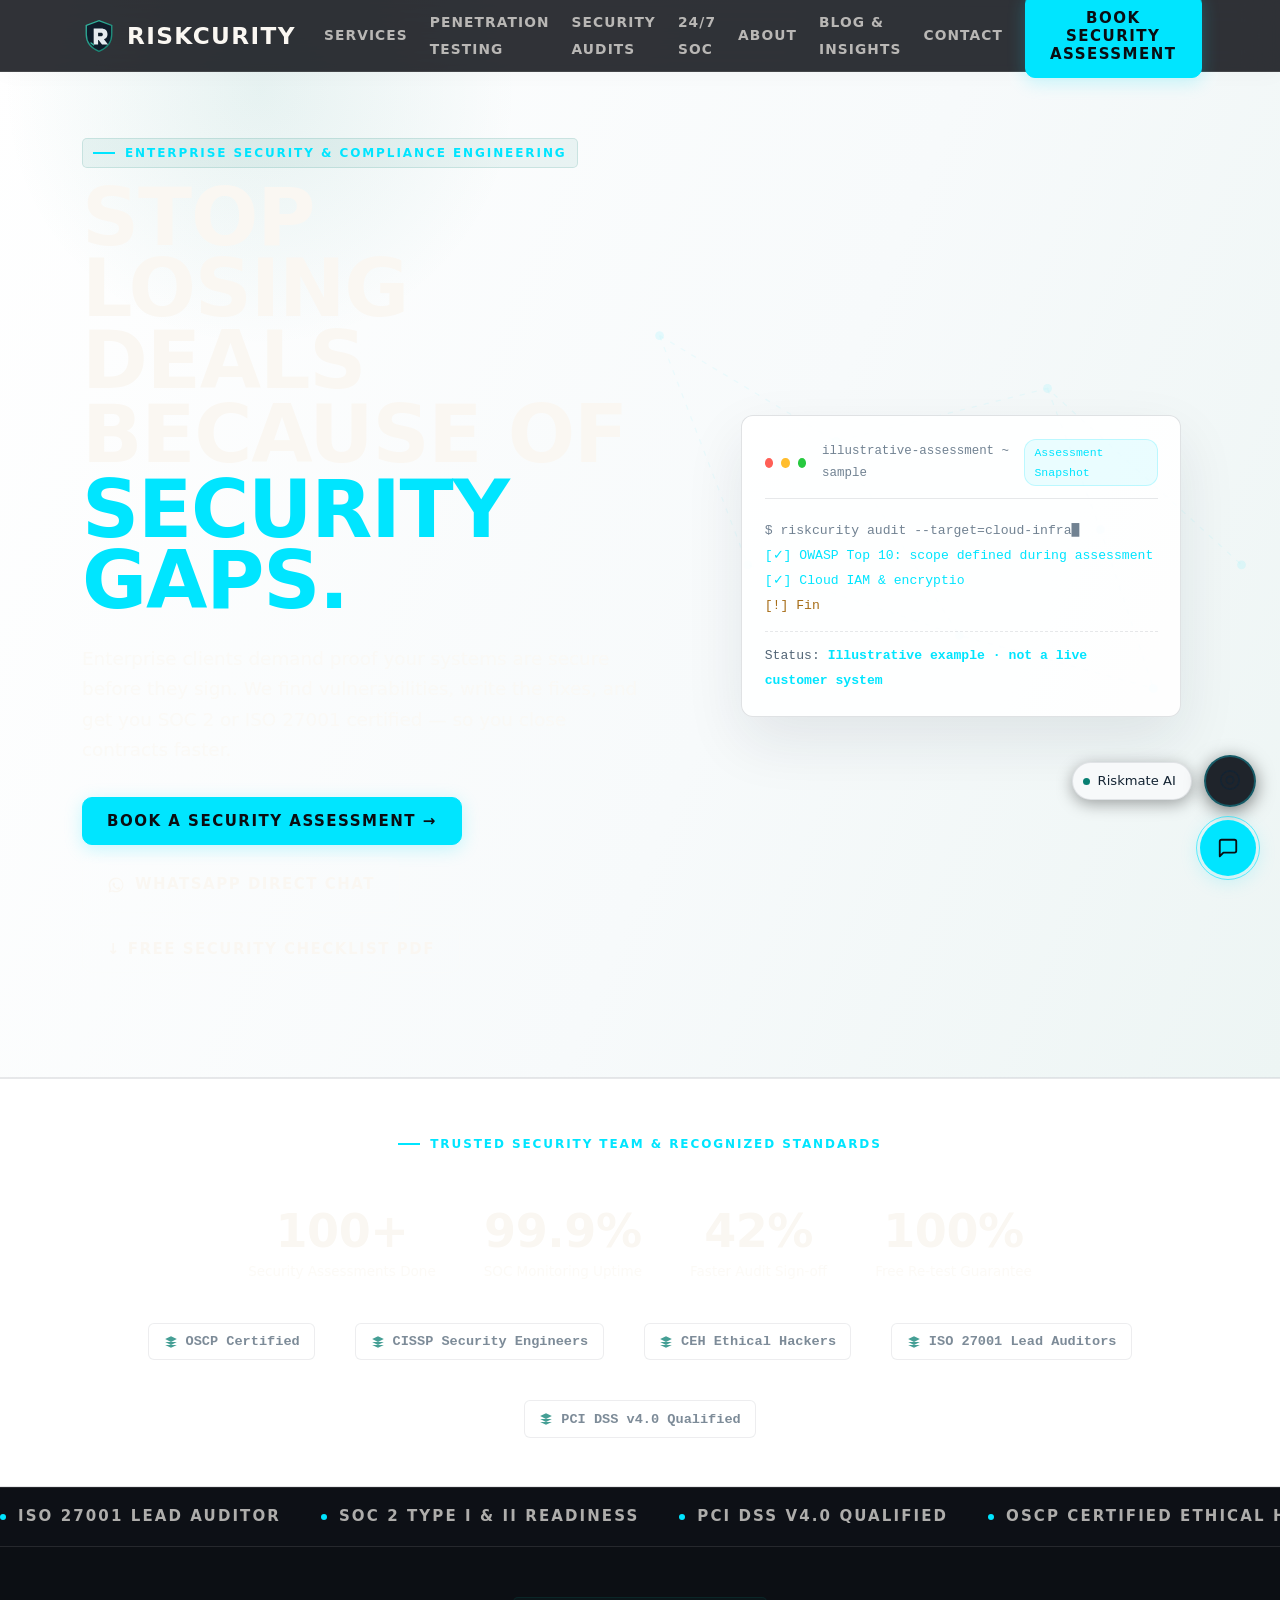
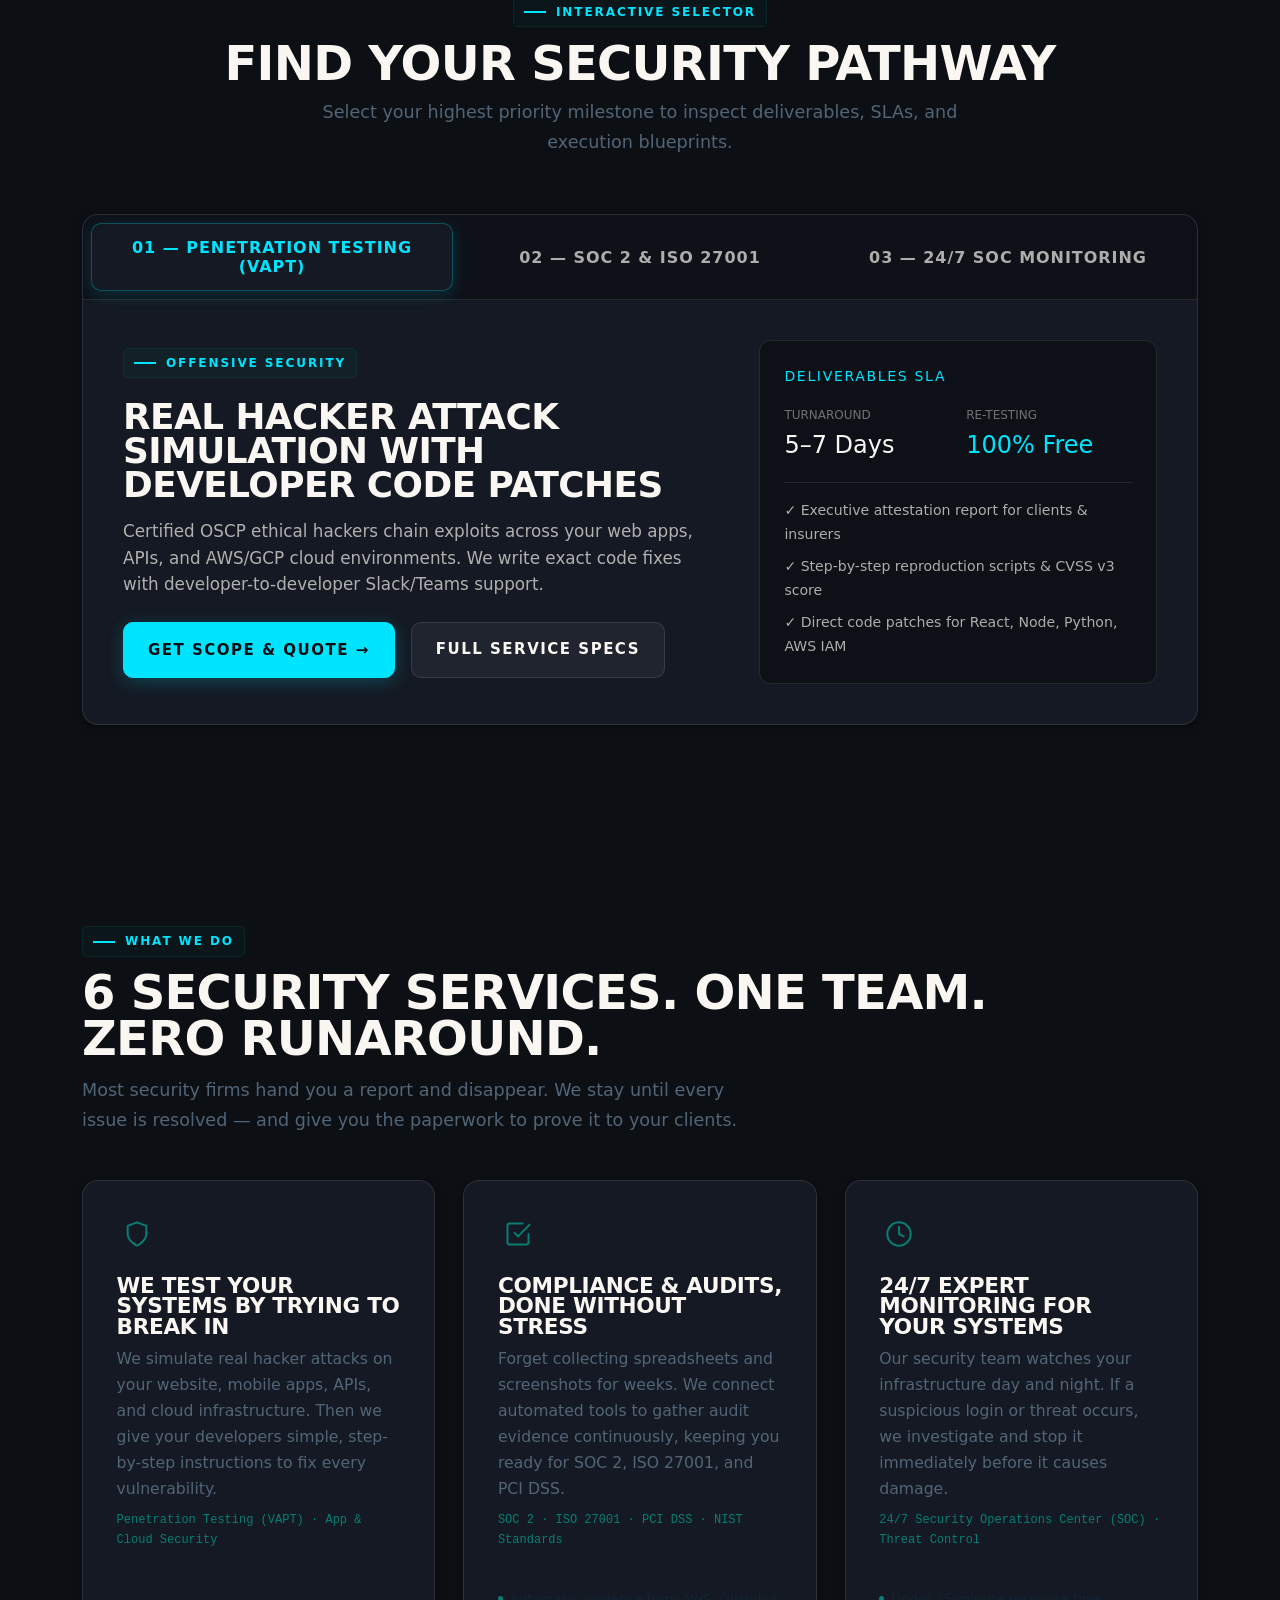
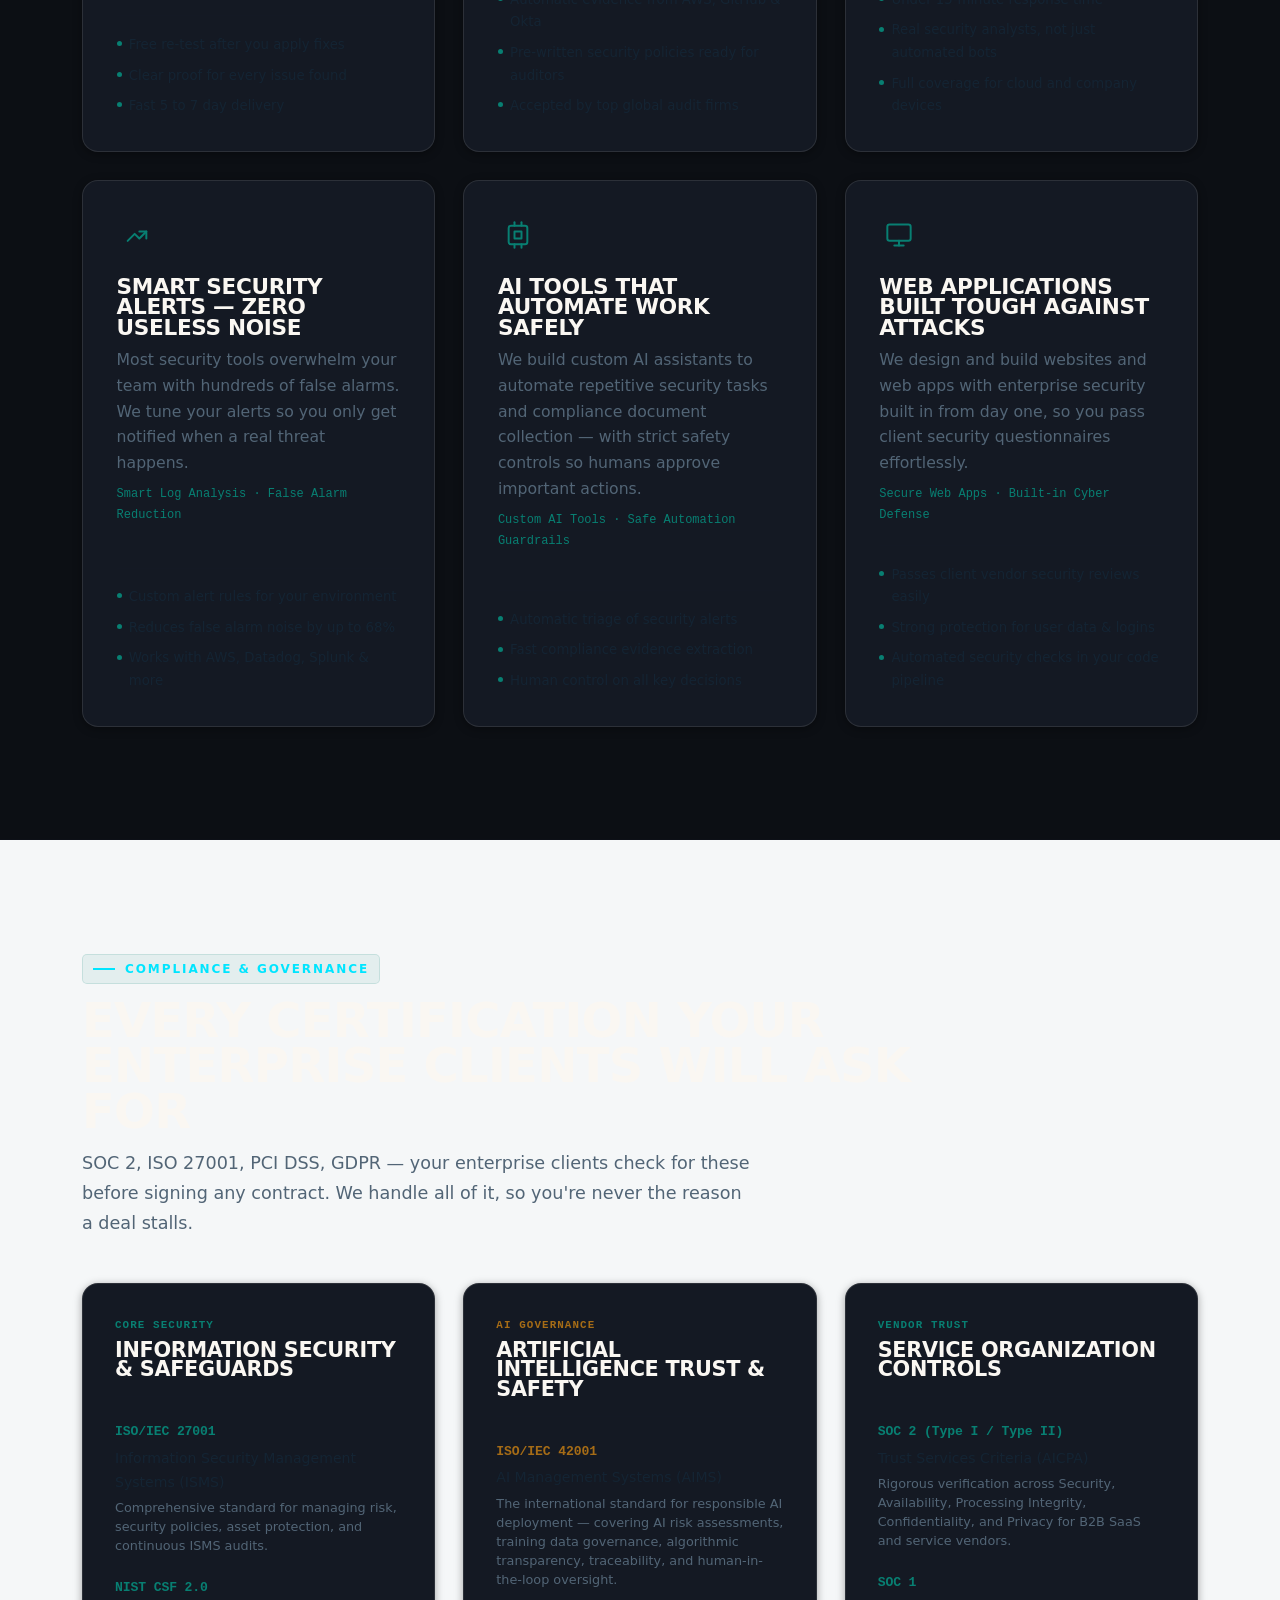
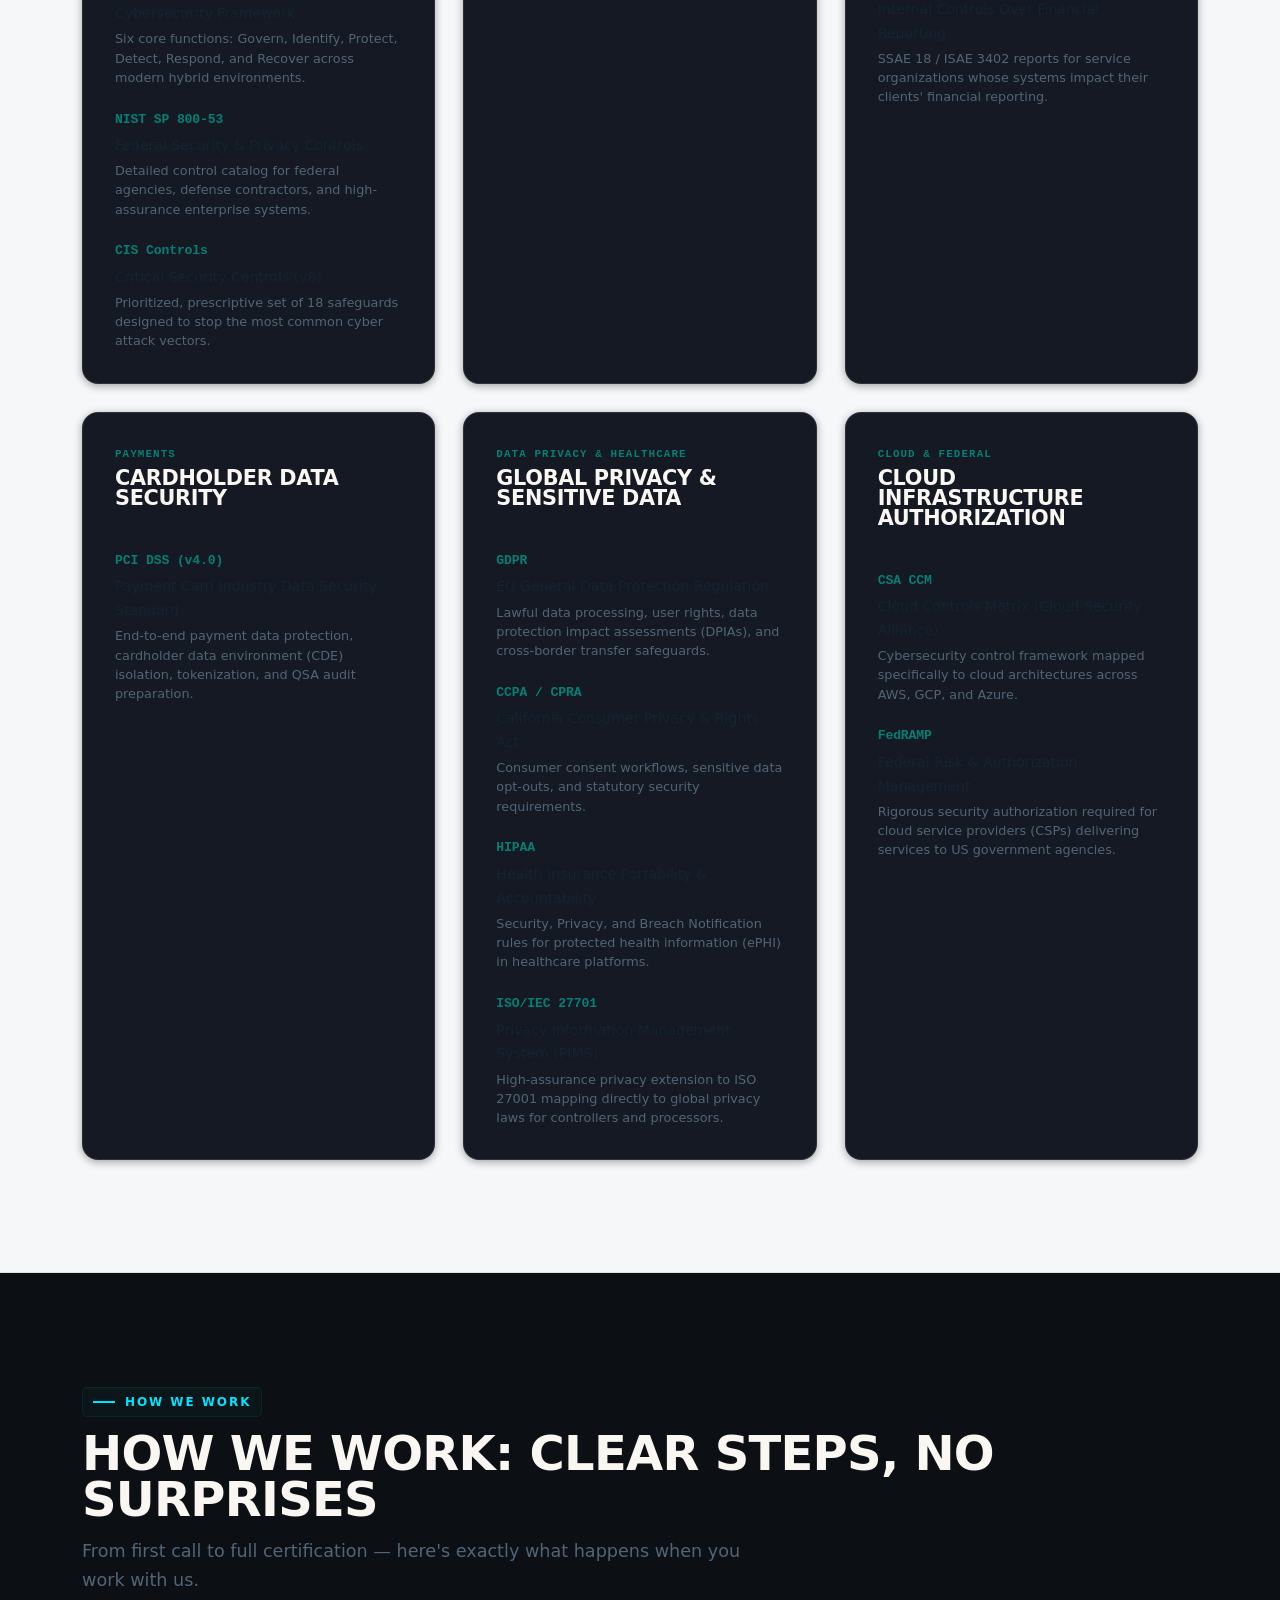
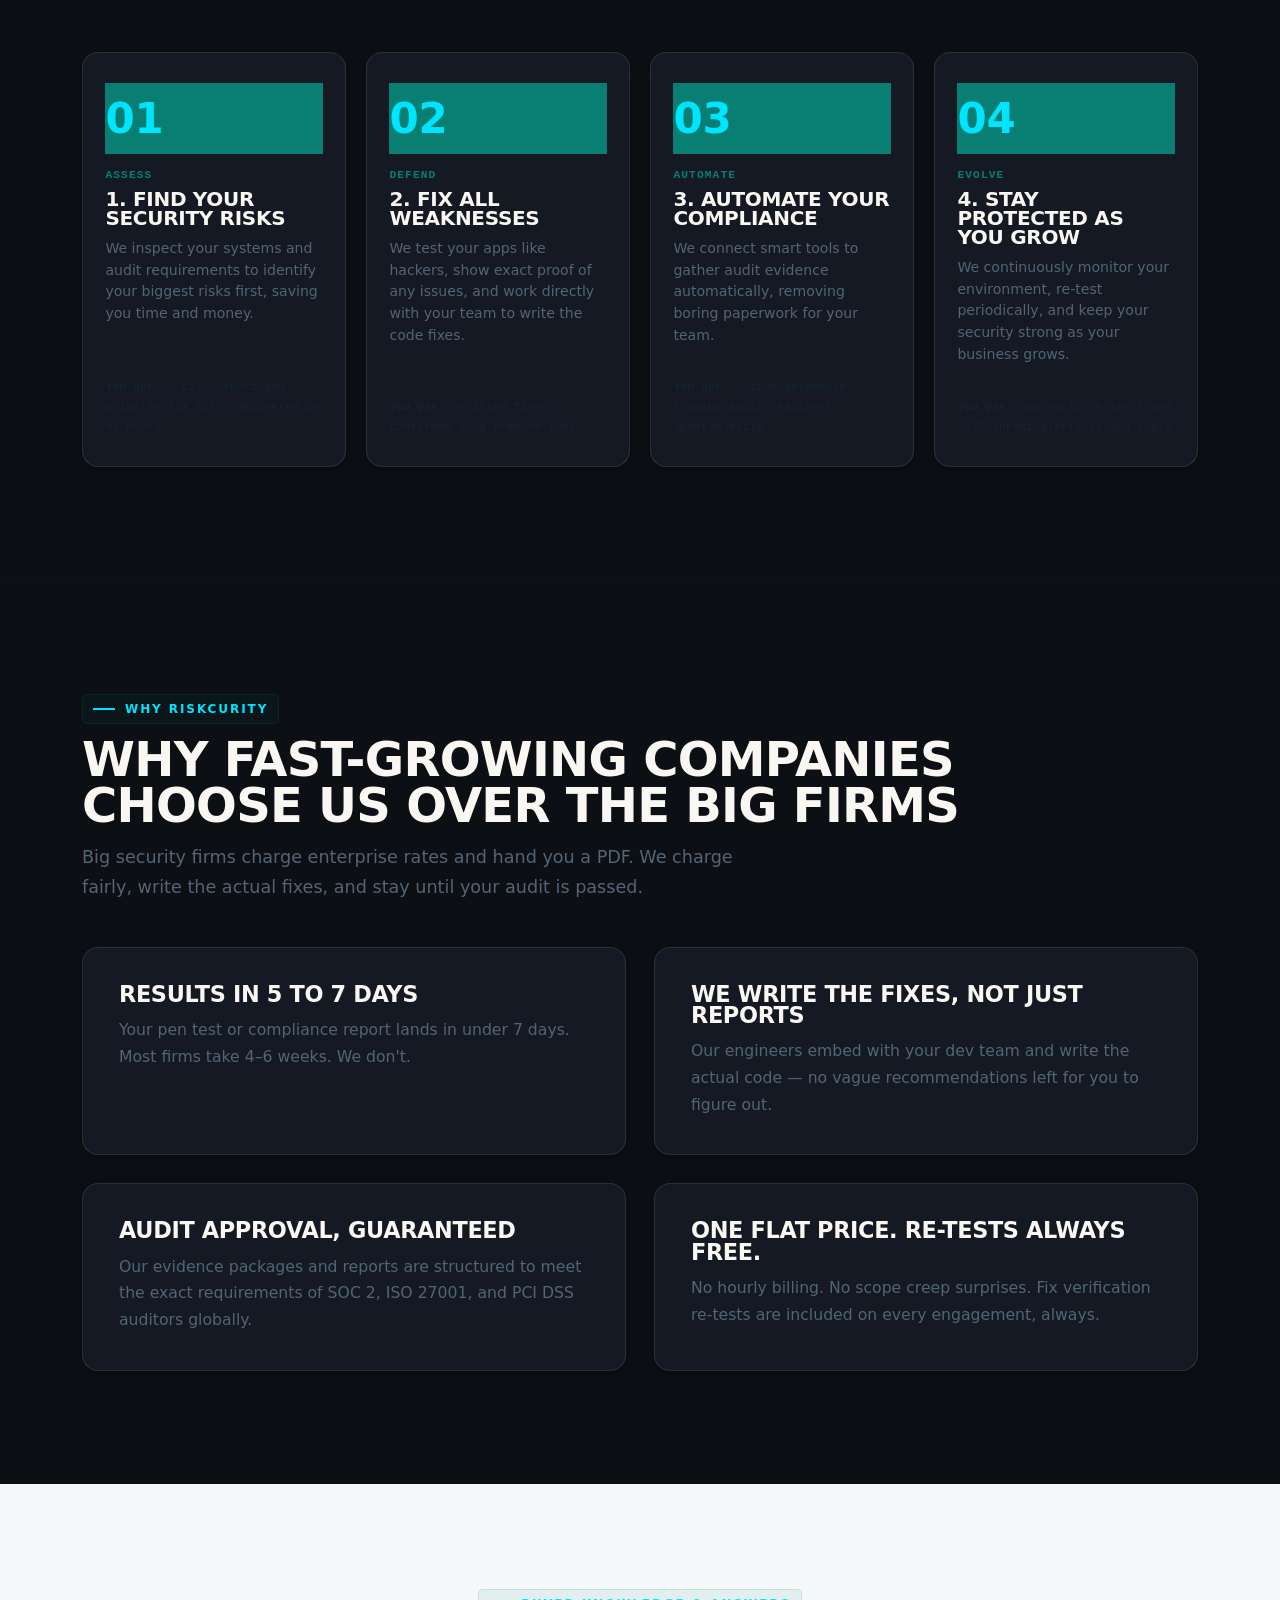
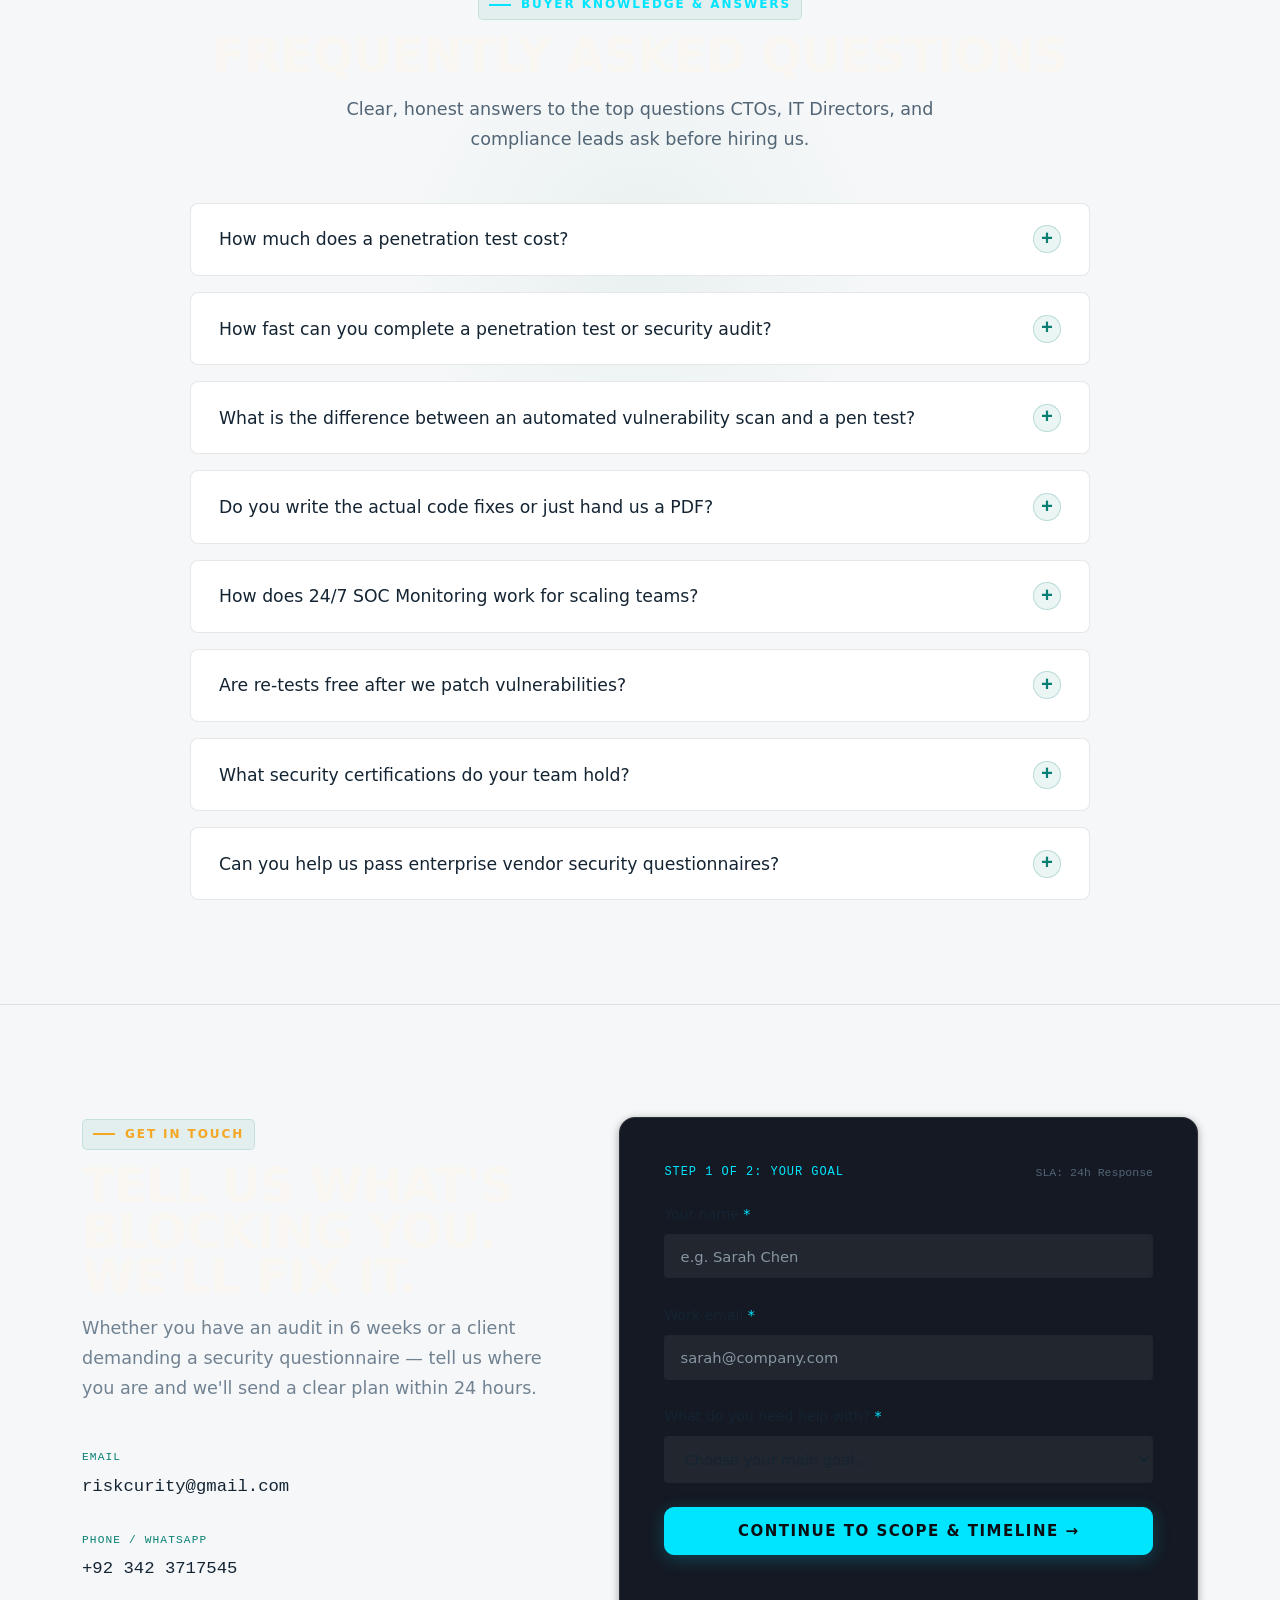
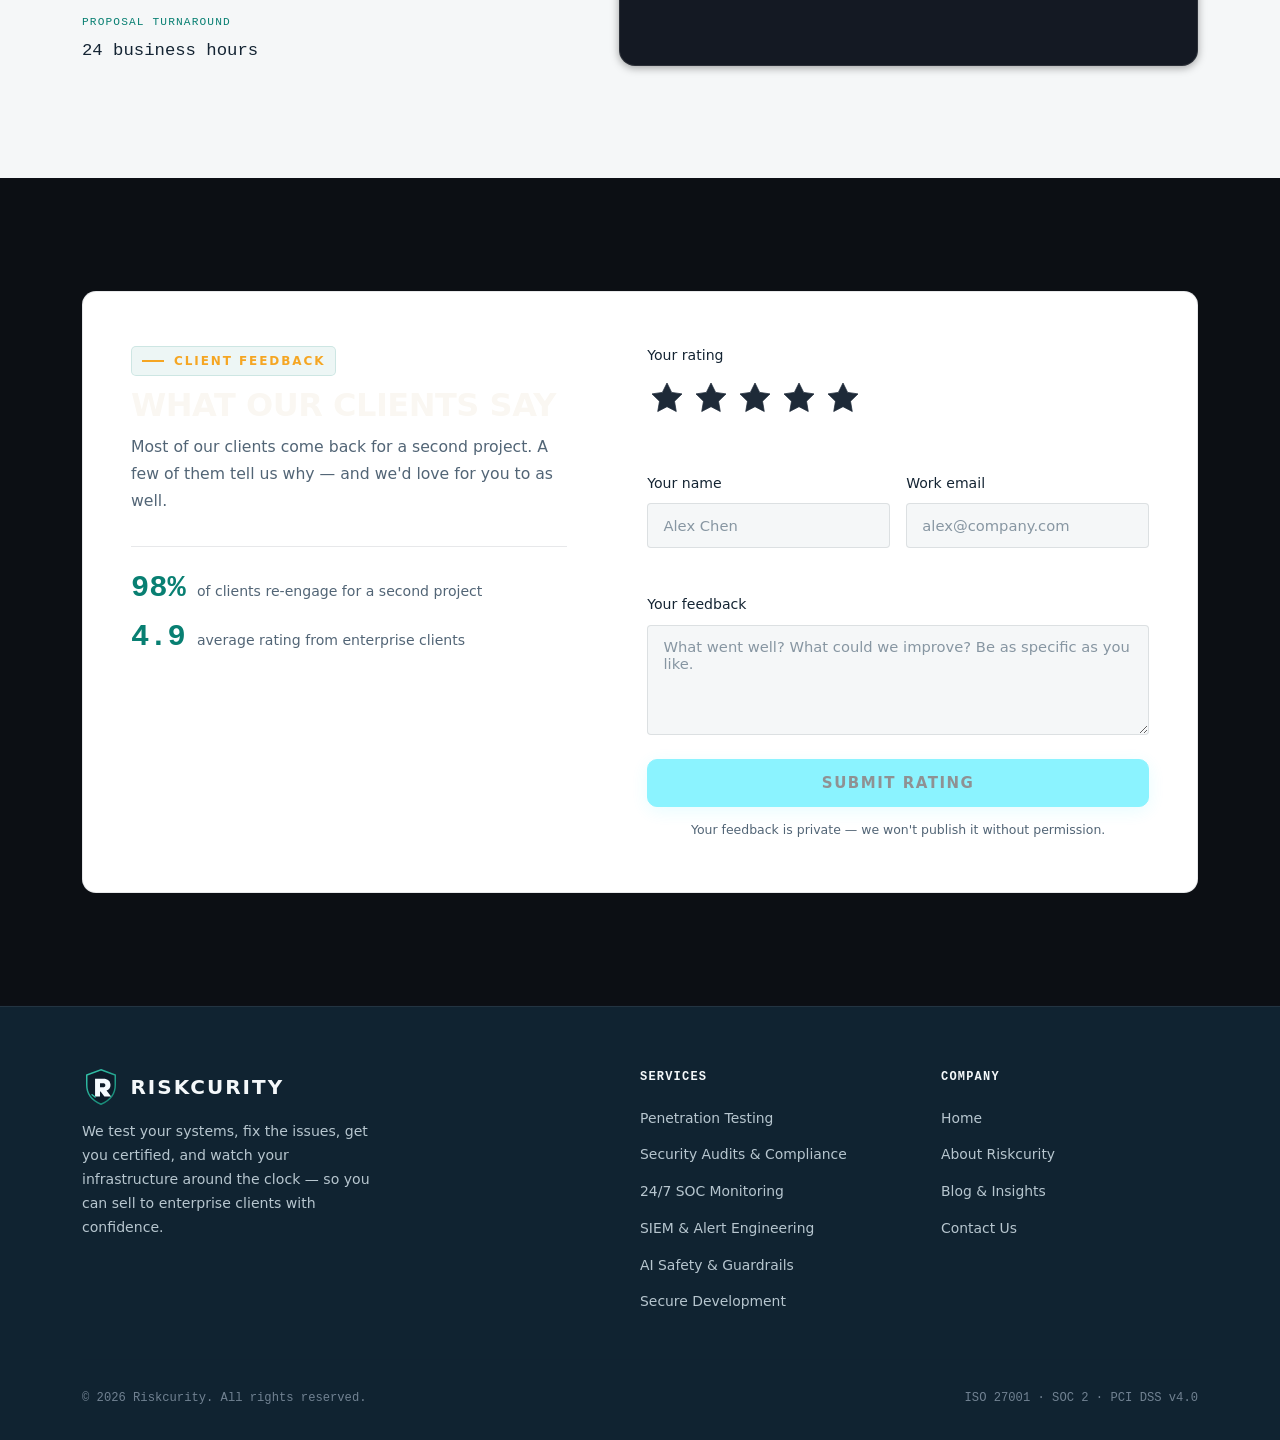
<file: index.html>
<!DOCTYPE html>
<html lang="en">
<head>
  <meta charset="UTF-8">
  <meta name="viewport" content="width=device-width, initial-scale=1.0">
  <meta http-equiv="Content-Security-Policy" content="default-src 'self'; script-src 'self' 'unsafe-inline' https://fonts.googleapis.com; style-src 'self' 'unsafe-inline' https://fonts.googleapis.com; font-src 'self' https://fonts.gstatic.com; img-src 'self' data: https:; connect-src 'self' https://api.web3forms.com; frame-ancestors 'none'; form-action 'self' https://api.web3forms.com; base-uri 'self'; object-src 'none'; upgrade-insecure-requests;">
  <meta http-equiv="X-Content-Type-Options" content="nosniff">
  <meta name="referrer" content="strict-origin-when-cross-origin">
  <title>Riskcurity — Stop Losing Deals Because of Security Gaps</title>
  <meta name="description" content="Enterprise clients demand proof your systems are secure. Riskcurity finds vulnerabilities, fixes them, and gets you SOC 2 or ISO 27001 certified — so you close contracts faster.">
  <link rel="canonical" href="https://www.riskcurity.com/">
  <meta name="robots" content="index, follow">

  <!-- Favicon / Tab Logo -->
  <link rel="icon" type="image/x-icon" href="favicon.ico">
  <link rel="icon" type="image/png" sizes="32x32" href="favicon.png">
  <link rel="icon" type="image/png" sizes="16x16" href="favicon.png">
  <link rel="shortcut icon" href="favicon.ico">
  <link rel="apple-touch-icon" href="favicon-shield.png">

  <!-- Open Graph -->
  <meta property="og:type" content="website">
  <meta property="og:url" content="https://www.riskcurity.com/">
  <meta property="og:title" content="Riskcurity — Simple Security & Compliance for Scaling Companies">
  <meta property="og:description" content="We test your systems for weaknesses, handle your SOC 2 & ISO 27001 compliance, and watch your infrastructure 24/7 — so you can close enterprise deals faster.">
  <meta property="og:site_name" content="Riskcurity">
  <meta property="og:image" content="https://www.riskcurity.com/Riskcuritylogo.png">

  <!-- Twitter -->
  <meta name="twitter:card" content="summary">
  <meta name="twitter:title" content="Riskcurity — Simple Security & Compliance for Scaling Companies">
  <meta name="twitter:description" content="We test your systems for weaknesses, handle your SOC 2 & ISO 27001 compliance, and watch your infrastructure 24/7 — so you can close enterprise deals faster.">
  <meta name="twitter:image" content="https://www.riskcurity.com/Riskcuritylogo.png">

  <!-- Organization Structured Data -->
  <script type="application/ld+json">
  {
    "@context": "https://schema.org",
    "@type": "Organization",
    "name": "Riskcurity",
    "url": "https://www.riskcurity.com/",
    "logo": "https://www.riskcurity.com/Riskcuritylogo.png",
    "email": "riskcurity@gmail.com",
    "telephone": "+923423717545",
    "description": "Cybersecurity, penetration testing, compliance certifications (SOC 2, ISO 27001), 24/7 SOC monitoring, and AI security engineering for B2B companies."
  }
  </script>

  <!-- FAQPage Structured Data -->
  <script type="application/ld+json">
  {
    "@context": "https://schema.org",
    "@type": "FAQPage",
    "mainEntity": [
      {
        "@type": "Question",
        "name": "How much does a penetration test cost?",
        "acceptedAnswer": {
          "@type": "Answer",
          "text": "Our penetration testing pricing starts at a flat rate based on your scope (web app, mobile, or cloud infrastructure). All testing includes a comprehensive technical report, direct engineering code-fix support, and a 100% free re-test."
        }
      },
      {
        "@type": "Question",
        "name": "How fast can you complete a penetration test or security audit?",
        "acceptedAnswer": {
          "@type": "Answer",
          "text": "Most penetration tests and security readiness audits are completed within 5 to 7 business days, compared to 4-6 weeks at legacy consulting firms."
        }
      },
      {
        "@type": "Question",
        "name": "What is the difference between a vulnerability scan and a penetration test?",
        "acceptedAnswer": {
          "@type": "Answer",
          "text": "A vulnerability scan is an automated software check for known bugs. A penetration test is a manual, real-world attack performed by certified ethical hackers (OSCP/CEH) to exploit complex logic flaws and chain weaknesses together safely."
        }
      },
      {
        "@type": "Question",
        "name": "Do you help us fix the security vulnerabilities found?",
        "acceptedAnswer": {
          "@type": "Answer",
          "text": "Yes! Unlike firms that just hand over a PDF report, Riskcurity engineers embed directly with your developers to write exact code patches and cloud configuration fixes."
        }
      },
      {
        "@type": "Question",
        "name": "How does 24/7 SOC Monitoring work?",
        "acceptedAnswer": {
          "@type": "Answer",
          "text": "Our 24/7 SOC connects to your AWS/GCP cloud logs, endpoints, and identity providers. Real security analysts inspect alerts around the clock with a guaranteed under-15-minute SLA."
        }
      },
      {
        "@type": "Question",
        "name": "Can you prepare us for SOC 2 Type II or ISO 27001 audits?",
        "acceptedAnswer": {
          "@type": "Answer",
          "text": "Yes, we handle complete gap analysis, policy creation, automated evidence collection, and pre-audit readiness verification so you pass on your first attempt."
        }
      }
    ]
  }
  </script>

  <link rel="preconnect" href="https://fonts.googleapis.com">
  <link rel="preconnect" href="https://fonts.gstatic.com" crossorigin>
  <link href="https://fonts.googleapis.com/css2?family=IBM+Plex+Mono:wght@400;500;600&family=Inter:wght@400;500;600&family=Newsreader:ital,opsz,wght@0,6..72,400;0,6..72,500;0,6..72,600;1,6..72,400&family=Orbitron:wght@400;600;700;800&family=JetBrains+Mono:wght@400;500;600&display=swap" rel="stylesheet">
  <link rel="stylesheet" href="styles.css">
  <link rel="stylesheet" href="jarvis.css">
</head>
<body>

<!-- ────────────── INTRO PRELOADER (HASEEN HABIB STYLE CURTAIN COUNTUP) ────────────── -->
<div id="introLoader" class="intro-loader" aria-hidden="true">
  <div class="intro-loader-top">
    <span>Riskcurity · Enterprise Cybersecurity</span>
    <span>Initializing Defense Systems</span>
  </div>
  <div class="intro-loader-mid">
    <div class="intro-loader-headline">
      Security that holds <span style="color:var(--color-accent)">under attack.</span>
    </div>
    <div class="intro-loader-num">
      <span id="loaderCount">00</span>
    </div>
  </div>
  <div class="intro-loader-bar">
    <div id="loaderBarFill" class="intro-loader-bar-fill"></div>
  </div>
</div>

<!-- ────────────── NAV ────────────── -->
<header class="site-header">
  <div class="container nav-inner">
    <a href="index.html" class="nav-brand">
      <img src="riskcurity-mark.svg" alt="Riskcurity Logo" class="nav-brand-logo">
      <span>RISKCURITY</span>
    </a>
    <button id="navToggle" class="nav-toggle" aria-label="Toggle menu" aria-expanded="false">☰</button>
    <ul class="nav-list" id="navList">
      <li><a href="index.html#disciplines">Services</a></li>
      <li><a href="services/penetration-testing.html">Penetration Testing</a></li>
      <li><a href="services/security-audits.html">Security Audits</a></li>
      <li><a href="services/soc-monitoring.html">24/7 SOC</a></li>
      <li><a href="about.html">About</a></li>
      <li><a href="blog.html">Blog &amp; Insights</a></li>
      <li><a href="contact.html">Contact</a></li>
      <!-- STICKY NAV CTA — opens contact modal on click -->
      <li><button class="btn btn-primary nav-cta-modal" type="button">Book Security Assessment</button></li>
    </ul>
  </div>
  <!-- Scroll Progress Indicator -->
  <div class="scroll-progress-track" aria-hidden="true">
    <div id="scrollProgressBar" class="scroll-progress-bar"></div>
  </div>
</header>

<!-- ────────────── MOBILE STICKY CTA BAR ────────────── -->
<!-- Appears at bottom of screen on mobile after scrolling past hero -->
<div id="stickyCta" class="sticky-cta-bar" role="complementary" aria-label="Book assessment">
  <button type="button" class="btn btn-primary sticky-cta-btn" style="flex:1;justify-content:center">
    Book Security Assessment →
  </button>
  <a href="https://wa.me/923423717545" target="_blank" rel="noopener" class="sticky-wa-btn" aria-label="WhatsApp us">
    <svg viewBox="0 0 24 24" width="22" height="22" fill="currentColor"><path d="M12.04 2c-5.46 0-9.91 4.45-9.91 9.91 0 1.75.46 3.45 1.32 4.95L2.05 22l5.25-1.38c1.45.79 3.08 1.21 4.74 1.21 5.46 0 9.91-4.45 9.91-9.91 0-2.65-1.03-5.14-2.9-7.01A9.84 9.84 0 0 0 12.04 2"/></svg>
  </a>
</div>

<main id="top">

<!-- ────────────── HERO ────────────── -->
<section class="hero">
  <!-- HUD grid background overlay (CSS handles the dot grid) -->
  <div class="hero-hud-grid" aria-hidden="true"></div>
  <!-- Scanning line sweep (CSS animation) -->
  <div class="hero-scan-line" aria-hidden="true"></div>

  <!-- Animated network topology SVG at low opacity -->
  <svg class="hero-bg-svg" viewBox="0 0 900 700" fill="none" aria-hidden="true">
    <path class="hero-bg-path" d="M80 120 L280 240 L520 180 L740 380 M280 240 L420 460 L640 520 M80 120 L180 380 L420 460 M520 180 L580 340 L640 520" stroke="rgba(0,229,255,0.25)" stroke-width="1.5"/>
    <circle cx="80"  cy="120" r="5" fill="rgba(0,229,255,0.4)"/>
    <circle cx="280" cy="240" r="5" fill="rgba(0,229,255,0.4)"/>
    <circle cx="520" cy="180" r="5" fill="rgba(0,229,255,0.4)"/>
    <circle cx="740" cy="380" r="5" fill="rgba(0,229,255,0.4)"/>
    <circle cx="420" cy="460" r="5" fill="rgba(0,229,255,0.4)"/>
    <circle cx="640" cy="520" r="5" fill="rgba(0,229,255,0.4)"/>
    <circle cx="580" cy="340" r="5" fill="rgba(0,229,255,0.4)"/>
    <circle cx="180" cy="380" r="5" fill="rgba(0,229,255,0.4)"/>
  </svg>

  <!-- Arc reactor ring (decorative, behind content) -->
  <div class="arc-reactor-ring" aria-hidden="true">
    <div class="arc-ring arc-ring-1"></div>
    <div class="arc-ring arc-ring-2"></div>
    <div class="arc-ring arc-ring-3"></div>
    <div class="arc-core"></div>
  </div>

  <div class="container hero-grid">
    <div class="hero-content">
      <span class="label hero-eyebrow">Enterprise Security &amp; Compliance Engineering</span>
      <h1 class="hero-title">
        <span class="reveal-line-wrap"><span class="reveal-line" data-delay="100">Stop losing deals</span></span>
        <span class="reveal-line-wrap"><span class="reveal-line" data-delay="240">because of</span></span>
        <span class="reveal-line-wrap"><span class="reveal-line" data-delay="380" style="color:var(--color-accent)">security gaps.</span></span>
      </h1>
      <p class="hero-sub">
        Enterprise clients demand proof your systems are secure before they sign. We find vulnerabilities, write the fixes, and get you SOC 2 or ISO 27001 certified — so you close contracts faster.
      </p>
      <div class="hero-ctas" style="flex-wrap:wrap; gap:0.75rem; margin-bottom:1.5rem">
        <!-- Opens the contact modal (no page reload) -->
        <button type="button" class="btn btn-primary hero-cta-modal">Book a Security Assessment →</button>
        <a href="https://wa.me/923423717545" target="_blank" rel="noopener" class="btn btn-ghost" style="border-color:#25D366;color:#25D366">
          <svg viewBox="0 0 24 24" width="18" height="18" fill="currentColor"><path d="M12.04 2c-5.46 0-9.91 4.45-9.91 9.91 0 1.75.46 3.45 1.32 4.95L2.05 22l5.25-1.38c1.45.79 3.08 1.21 4.74 1.21 5.46 0 9.91-4.45 9.91-9.91 0-2.65-1.03-5.14-2.9-7.01A9.84 9.84 0 0 0 12.04 2m.01 1.67c4.54 0 8.24 3.7 8.24 8.24 0 2.2-.86 4.27-2.42 5.82a8.19 8.19 0 0 1-5.82 2.42c-1.44 0-2.85-.38-4.09-1.11l-.29-.17-3.04.8 1.05-2.96-.19-.3a8.19 8.19 0 0 1-1.25-4.32c0-4.54 3.7-8.24 8.24-8.24m4.53 11.53c-.25-.13-1.47-.72-1.7-.81-.23-.08-.4-.13-.57.13-.17.25-.66.81-.81.98-.15.17-.3.19-.55.06-.25-.13-1.05-.39-2-1.23-.74-.66-1.24-1.47-1.39-1.72-.15-.25-.02-.38.11-.5.11-.11.25-.29.38-.44.13-.15.17-.25.25-.42.08-.17.04-.32-.02-.44-.06-.13-.57-1.37-.78-1.87-.2-.49-.41-.42-.57-.43h-.49c-.17 0-.44.06-.67.31-.23.25-.88.86-.88 2.1 0 1.24.9 2.44 1.03 2.61.13.17 1.77 2.71 4.29 3.8.6.26 1.07.41 1.44.53.6.19 1.15.16 1.58.1.48-.07 1.47-.6 1.68-1.18.21-.58.21-1.07.15-1.18-.06-.11-.23-.18-.48-.31z"/></svg>
          WhatsApp Direct Chat
        </a>
        <button class="btn btn-ghost lm-trigger" style="border-color:var(--amber);color:var(--amber)">
          ↓ Free Security Checklist PDF
        </button>
      </div>
    </div>

    <!-- Live Security & Threat Defense Terminal -->
    <div style="display:flex;justify-content:center">
      <div class="hero-terminal" style="background:var(--surface-2);border:1px solid var(--border-hi);border-radius:var(--r3);padding:1.75rem;width:100%;max-width:440px;box-shadow:0 20px 40px rgba(0,0,0,0.5)">
        <div style="display:flex;justify-content:space-between;align-items:center;margin-bottom:1.25rem;border-bottom:1px solid var(--border);padding-bottom:0.75rem">
          <div style="display:flex;align-items:center;gap:0.5rem">
            <span style="width:10px;height:10px;border-radius:50%;background:#FF5F56;display:inline-block"></span>
            <span style="width:10px;height:10px;border-radius:50%;background:#FFBD2E;display:inline-block"></span>
            <span style="width:10px;height:10px;border-radius:50%;background:#27C93F;display:inline-block"></span>
            <span class="mono" style="font-size:0.78rem;color:var(--slate-lt);margin-left:0.5rem">illustrative-assessment ~ sample</span>
          </div>
          <span class="mono" style="font-size:0.72rem;color:var(--cyan,#00E5FF);background:rgba(0,229,255,0.08);padding:0.2rem 0.6rem;border-radius:12px;border:1px solid rgba(0,229,255,0.2)">Assessment Snapshot</span>
        </div>

        <div class="mono" style="font-size:0.82rem;line-height:1.9;color:var(--ink)">
          <div style="color:var(--slate-lt)">
            $ <span class="term-type" data-text="riskcurity audit --target=cloud-infra" style="visibility:hidden"></span><span class="term-cursor" aria-hidden="true">█</span>
          </div>
          <div class="term-type" data-text="[✓] OWASP Top 10: scope defined during assessment" style="color:var(--cyan,#00E5FF);visibility:hidden"></div>
          <div class="term-type" data-text="[✓] Cloud IAM & encryption: reviewed against scope" style="color:var(--cyan,#00E5FF);visibility:hidden"></div>
          <div class="term-type" data-text="[!] Findings: documented with remediation priorities" style="color:var(--amber,#F59E0B);visibility:hidden"></div>
          <div class="term-type" data-text="[✓] Monitoring: available as a separate service" style="color:var(--cyan,#00E5FF);visibility:hidden"></div>
          <div style="color:var(--slate);margin-top:0.75rem;padding-top:0.75rem;border-top:1px dashed var(--border)">
            Status: <span style="color:var(--cyan,#00E5FF);font-weight:600">Illustrative example · not a live customer system</span>
          </div>
        </div>
      </div>
    </div>
  </div>
</section>

<!-- ────────────── TRUST BAR ────────────── -->
<section class="trust-bar">
  <div class="container trust-inner">
    <div class="trust-header">
      <span class="trust-title-sm">Trusted Security Team &amp; Recognized Standards</span>
    </div>

    <div class="trust-stats-row">
      <div class="trust-stat-item">
        <div class="trust-stat-num" data-target="100" data-suffix="+">100+</div>
        <div class="trust-stat-lbl">Security Assessments Done</div>
      </div>
      <div class="trust-stat-item">
        <div class="trust-stat-num" data-target="99.9" data-suffix="%">99.9%</div>
        <div class="trust-stat-lbl">SOC Monitoring Uptime</div>
      </div>
      <div class="trust-stat-item">
        <div class="trust-stat-num" data-target="42" data-suffix="%">42%</div>
        <div class="trust-stat-lbl">Faster Audit Sign-off</div>
      </div>
      <div class="trust-stat-item">
        <div class="trust-stat-num" data-target="100" data-suffix="%">100%</div>
        <div class="trust-stat-lbl">Free Re-test Guarantee</div>
      </div>
    </div>

    <div class="trust-logos">
      <span class="trust-logo-tag"><svg viewBox="0 0 24 24"><path d="M12 2L2 7l10 5 10-5-10-5zM2 17l10 5 10-5M2 12l10 5 10-5"/></svg> OSCP Certified</span>
      <span class="trust-logo-tag"><svg viewBox="0 0 24 24"><path d="M12 2L2 7l10 5 10-5-10-5zM2 17l10 5 10-5M2 12l10 5 10-5"/></svg> CISSP Security Engineers</span>
      <span class="trust-logo-tag"><svg viewBox="0 0 24 24"><path d="M12 2L2 7l10 5 10-5-10-5zM2 17l10 5 10-5M2 12l10 5 10-5"/></svg> CEH Ethical Hackers</span>
      <span class="trust-logo-tag"><svg viewBox="0 0 24 24"><path d="M12 2L2 7l10 5 10-5-10-5zM2 17l10 5 10-5M2 12l10 5 10-5"/></svg> ISO 27001 Lead Auditors</span>
      <span class="trust-logo-tag"><svg viewBox="0 0 24 24"><path d="M12 2L2 7l10 5 10-5-10-5zM2 17l10 5 10-5M2 12l10 5 10-5"/></svg> PCI DSS v4.0 Qualified</span>
    </div>
  </div>
</section>

<!-- ────────────── MARQUEE FRAMEWORK RIBBON ────────────── -->
<div class="marquee-strip" aria-hidden="true">
  <div class="marquee-track">
    <div class="marquee-item"><span class="dot"></span>ISO 27001 Lead Auditor</div>
    <div class="marquee-item"><span class="dot"></span>SOC 2 Type I &amp; II Readiness</div>
    <div class="marquee-item"><span class="dot"></span>PCI DSS v4.0 Qualified</div>
    <div class="marquee-item"><span class="dot"></span>OSCP Certified Ethical Hackers</div>
    <div class="marquee-item"><span class="dot"></span>24/7 SOC (&lt;15m SLA Guaranteed)</div>
    <div class="marquee-item"><span class="dot"></span>GDPR, HIPAA &amp; CCPA Privacy</div>
    <div class="marquee-item"><span class="dot"></span>100% Free Re-test Policy</div>
    <div class="marquee-item"><span class="dot"></span>NIST CSF 2.0 &amp; ISO 42001</div>
    <!-- Duplicated track for endless loop -->
    <div class="marquee-item"><span class="dot"></span>ISO 27001 Lead Auditor</div>
    <div class="marquee-item"><span class="dot"></span>SOC 2 Type I &amp; II Readiness</div>
    <div class="marquee-item"><span class="dot"></span>PCI DSS v4.0 Qualified</div>
    <div class="marquee-item"><span class="dot"></span>OSCP Certified Ethical Hackers</div>
    <div class="marquee-item"><span class="dot"></span>24/7 SOC (&lt;15m SLA Guaranteed)</div>
    <div class="marquee-item"><span class="dot"></span>GDPR, HIPAA &amp; CCPA Privacy</div>
    <div class="marquee-item"><span class="dot"></span>100% Free Re-test Policy</div>
    <div class="marquee-item"><span class="dot"></span>NIST CSF 2.0 &amp; ISO 42001</div>
  </div>
</div>

<!-- ────────────── INTERACTIVE SOLUTION SELECTOR (FINDER TABS) ────────────── -->
<section style="padding: 3rem 0 1rem 0">
  <div class="container">
    <div class="reveal" style="text-align:center;margin-bottom:1.5rem">
      <span class="label">Interactive Selector</span>
      <h2 class="section-title" style="margin:0 auto 0.75rem auto">Find your security pathway</h2>
      <p class="section-lead" style="margin:0 auto">Select your highest priority milestone to inspect deliverables, SLAs, and execution blueprints.</p>
    </div>

    <div class="finder-wrapper blueprint">
      <div class="blueprint-corner tl"></div><div class="blueprint-corner tr"></div>
      <div class="blueprint-corner bl"></div><div class="blueprint-corner br"></div>
      
      <div class="finder-tabs">
        <button type="button" class="finder-tab-btn active" data-target="panel-vapt">01 — Penetration Testing (VAPT)</button>
        <button type="button" class="finder-tab-btn" data-target="panel-comp">02 — SOC 2 &amp; ISO 27001</button>
        <button type="button" class="finder-tab-btn" data-target="panel-soc">03 — 24/7 SOC Monitoring</button>
      </div>

      <div class="finder-content">
        <!-- Tab 1 -->
        <div id="panel-vapt" class="finder-panel active">
          <div>
            <span class="label">Offensive Security</span>
            <h3 style="font-size:clamp(26px,2.8vw,40px);margin:0.5rem 0 1rem">Real hacker attack simulation with developer code patches</h3>
            <p style="color:var(--color-text-muted);font-size:1.05rem;line-height:1.6;margin-bottom:1.5rem">Certified OSCP ethical hackers chain exploits across your web apps, APIs, and AWS/GCP cloud environments. We write exact code fixes with developer-to-developer Slack/Teams support.</p>
            <div style="display:flex;gap:1rem;flex-wrap:wrap">
              <button type="button" class="btn btn-primary hero-cta-modal">Get Scope &amp; Quote →</button>
              <a href="services/penetration-testing.html" class="btn btn-ghost">Full Service Specs</a>
            </div>
          </div>
          <div style="background:rgba(10,13,18,0.7);border:1px solid var(--color-divider);border-radius:12px;padding:1.5rem">
            <div style="font-family:var(--font-heading);font-size:14px;letter-spacing:0.12em;text-transform:uppercase;color:var(--color-accent);margin-bottom:1rem">Deliverables SLA</div>
            <div style="display:grid;grid-template-columns:1fr 1fr;gap:1rem;border-bottom:1px solid var(--color-divider);padding-bottom:1rem;margin-bottom:1rem">
              <div><div style="font-size:12px;color:var(--color-text-subtle);text-transform:uppercase">Turnaround</div><div style="font-family:var(--font-heading);font-size:24px;color:var(--color-text)">5–7 Days</div></div>
              <div><div style="font-size:12px;color:var(--color-text-subtle);text-transform:uppercase">Re-testing</div><div style="font-family:var(--font-heading);font-size:24px;color:var(--color-accent)">100% Free</div></div>
            </div>
            <ul style="list-style:none;display:flex;flex-direction:column;gap:0.5rem;font-size:0.88rem;color:var(--color-text-muted)">
              <li>✓ Executive attestation report for clients &amp; insurers</li>
              <li>✓ Step-by-step reproduction scripts &amp; CVSS v3 score</li>
              <li>✓ Direct code patches for React, Node, Python, AWS IAM</li>
            </ul>
          </div>
        </div>

        <!-- Tab 2 -->
        <div id="panel-comp" class="finder-panel">
          <div>
            <span class="label">Compliance Automation</span>
            <h3 style="font-size:clamp(26px,2.8vw,40px);margin:0.5rem 0 1rem">Continuous evidence collection from AWS, GitHub, Okta</h3>
            <p style="color:var(--color-text-muted);font-size:1.05rem;line-height:1.6;margin-bottom:1.5rem">Never spend months chasing spreadsheets and screenshots. We connect automated evidence collectors, craft customized policies accepted by top global audit firms, and stay until you pass.</p>
            <div style="display:flex;gap:1rem;flex-wrap:wrap">
              <button type="button" class="btn btn-primary hero-cta-modal">Prepare for Audit →</button>
              <a href="services/security-audits.html" class="btn btn-ghost">Compliance Standards</a>
            </div>
          </div>
          <div style="background:rgba(10,13,18,0.7);border:1px solid var(--color-divider);border-radius:12px;padding:1.5rem">
            <div style="font-family:var(--font-heading);font-size:14px;letter-spacing:0.12em;text-transform:uppercase;color:var(--color-accent);margin-bottom:1rem">Audit Metrics</div>
            <div style="display:grid;grid-template-columns:1fr 1fr;gap:1rem;border-bottom:1px solid var(--color-divider);padding-bottom:1rem;margin-bottom:1rem">
              <div><div style="font-size:12px;color:var(--color-text-subtle);text-transform:uppercase">Audit Sign-off</div><div style="font-family:var(--font-heading);font-size:24px;color:var(--color-accent)">42% Faster</div></div>
              <div><div style="font-size:12px;color:var(--color-text-subtle);text-transform:uppercase">Frameworks</div><div style="font-family:var(--font-heading);font-size:24px;color:var(--color-text)">SOC 2 / ISO</div></div>
            </div>
            <ul style="list-style:none;display:flex;flex-direction:column;gap:0.5rem;font-size:0.88rem;color:var(--color-text-muted)">
              <li>✓ Automated continuous evidence collection</li>
              <li>✓ Pre-built policy suite tailored to your tech stack</li>
              <li>✓ Dedicated security engineer during auditor reviews</li>
            </ul>
          </div>
        </div>

        <!-- Tab 3 -->
        <div id="panel-soc" class="finder-panel">
          <div>
            <span class="label">Continuous Vigilance</span>
            <h3 style="font-size:clamp(26px,2.8vw,40px);margin:0.5rem 0 1rem">24/7 Security Operations Center with under 15-minute response</h3>
            <p style="color:var(--color-text-muted);font-size:1.05rem;line-height:1.6;margin-bottom:1.5rem">Real security engineers inspect alerts across cloud logs, endpoints, and identity perimeter day and night. Custom SIEM filtering cuts false alarm noise by up to 68%.</p>
            <div style="display:flex;gap:1rem;flex-wrap:wrap">
              <button type="button" class="btn btn-primary hero-cta-modal">Activate 24/7 SOC →</button>
              <a href="services/soc-monitoring.html" class="btn btn-ghost">SOC Architecture</a>
            </div>
          </div>
          <div style="background:rgba(10,13,18,0.7);border:1px solid var(--color-divider);border-radius:12px;padding:1.5rem">
            <div style="font-family:var(--font-heading);font-size:14px;letter-spacing:0.12em;text-transform:uppercase;color:var(--color-accent);margin-bottom:1rem">SLA Guarantees</div>
            <div style="display:grid;grid-template-columns:1fr 1fr;gap:1rem;border-bottom:1px solid var(--color-divider);padding-bottom:1rem;margin-bottom:1rem">
              <div><div style="font-size:12px;color:var(--color-text-subtle);text-transform:uppercase">Response SLA</div><div style="font-family:var(--font-heading);font-size:24px;color:var(--color-accent)">&lt; 15 Mins</div></div>
              <div><div style="font-size:12px;color:var(--color-text-subtle);text-transform:uppercase">Coverage</div><div style="font-family:var(--font-heading);font-size:24px;color:var(--color-text)">24/7/365</div></div>
            </div>
            <ul style="list-style:none;display:flex;flex-direction:column;gap:0.5rem;font-size:0.88rem;color:var(--color-text-muted)">
              <li>✓ Ingestion across AWS, GCP, Azure, GitHub &amp; Okta</li>
              <li>✓ Real human analyst threat containment</li>
              <li>✓ Monthly executive posture &amp; threat intelligence reports</li>
            </ul>
          </div>
        </div>
      </div>
    </div>
  </div>
</section>

<!-- ────────────── DISCIPLINES ────────────── -->
<section class="disciplines" id="disciplines">
  <div class="container">
    <div class="reveal">
      <span class="label">What we do</span>
      <h2 class="section-title">6 security services. One team. Zero runaround.</h2>
      <p class="section-lead">Most security firms hand you a report and disappear. We stay until every issue is resolved — and give you the paperwork to prove it to your clients.</p>
    </div>

    <div class="disc-grid reveal-stagger">

      <!-- 1: VAPT -->
      <div class="disc-card">
        <div class="disc-icon">
          <svg viewBox="0 0 24 24"><path d="M12 22s8-4 8-10V5l-8-3-8 3v7c0 6 8 10 8 10z"/></svg>
        </div>
        <h3 class="disc-title">We test your systems by trying to break in</h3>
        <p class="disc-plain">We simulate real hacker attacks on your website, mobile apps, APIs, and cloud infrastructure. Then we give your developers simple, step-by-step instructions to fix every vulnerability.</p>
        <p class="disc-tech">Penetration Testing (VAPT) · App &amp; Cloud Security</p>
        <ul class="disc-feats">
          <li>Free re-test after you apply fixes</li>
          <li>Clear proof for every issue found</li>
          <li>Fast 5 to 7 day delivery</li>
        </ul>
      </div>

      <!-- 2: GRC -->
      <div class="disc-card">
        <div class="disc-icon">
          <svg viewBox="0 0 24 24"><path d="M9 11l3 3L22 4"/><path d="M21 12v7a2 2 0 0 1-2 2H5a2 2 0 0 1-2-2V5a2 2 0 0 1 2-2h11"/></svg>
        </div>
        <h3 class="disc-title">Compliance &amp; audits, done without stress</h3>
        <p class="disc-plain">Forget collecting spreadsheets and screenshots for weeks. We connect automated tools to gather audit evidence continuously, keeping you ready for SOC 2, ISO 27001, and PCI DSS.</p>
        <p class="disc-tech">SOC 2 · ISO 27001 · PCI DSS · NIST Standards</p>
        <ul class="disc-feats">
          <li>Automatic evidence from AWS, GitHub &amp; Okta</li>
          <li>Pre-written security policies ready for auditors</li>
          <li>Accepted by top global audit firms</li>
        </ul>
      </div>

      <!-- 3: SOC -->
      <div class="disc-card">
        <div class="disc-icon">
          <svg viewBox="0 0 24 24"><circle cx="12" cy="12" r="10"/><path d="M12 6v6l4 2"/></svg>
        </div>
        <h3 class="disc-title">24/7 expert monitoring for your systems</h3>
        <p class="disc-plain">Our security team watches your infrastructure day and night. If a suspicious login or threat occurs, we investigate and stop it immediately before it causes damage.</p>
        <p class="disc-tech">24/7 Security Operations Center (SOC) · Threat Control</p>
        <ul class="disc-feats">
          <li>Under 15-minute response time</li>
          <li>Real security analysts, not just automated bots</li>
          <li>Full coverage for cloud and company devices</li>
        </ul>
      </div>

      <!-- 4: SIEM -->
      <div class="disc-card">
        <div class="disc-icon">
          <svg viewBox="0 0 24 24"><polyline points="4 17 10 11 14 15 20 9"/><polyline points="14 9 20 9 20 15"/></svg>
        </div>
        <h3 class="disc-title">Smart security alerts — zero useless noise</h3>
        <p class="disc-plain">Most security tools overwhelm your team with hundreds of false alarms. We tune your alerts so you only get notified when a real threat happens.</p>
        <p class="disc-tech">Smart Log Analysis · False Alarm Reduction</p>
        <ul class="disc-feats">
          <li>Custom alert rules for your environment</li>
          <li>Reduces false alarm noise by up to 68%</li>
          <li>Works with AWS, Datadog, Splunk &amp; more</li>
        </ul>
      </div>

      <!-- 5: AI Agents -->
      <div class="disc-card">
        <div class="disc-icon">
          <svg viewBox="0 0 24 24"><rect x="4" y="4" width="16" height="16" rx="2"/><rect x="9" y="9" width="6" height="6"/><line x1="9" y1="1" x2="9" y2="4"/><line x1="15" y1="1" x2="15" y2="4"/><line x1="9" y1="20" x2="9" y2="23"/><line x1="15" y1="20" x2="15" y2="23"/></svg>
        </div>
        <h3 class="disc-title">AI tools that automate work safely</h3>
        <p class="disc-plain">We build custom AI assistants to automate repetitive security tasks and compliance document collection — with strict safety controls so humans approve important actions.</p>
        <p class="disc-tech">Custom AI Tools · Safe Automation Guardrails</p>
        <ul class="disc-feats">
          <li>Automatic triage of security alerts</li>
          <li>Fast compliance evidence extraction</li>
          <li>Human control on all key decisions</li>
        </ul>
      </div>

      <!-- 6: Secure Dev -->
      <div class="disc-card">
        <div class="disc-icon">
          <svg viewBox="0 0 24 24"><rect x="2" y="3" width="20" height="14" rx="2"/><line x1="8" y1="21" x2="16" y2="21"/><line x1="12" y1="17" x2="12" y2="21"/></svg>
        </div>
        <h3 class="disc-title">Web applications built tough against attacks</h3>
        <p class="disc-plain">We design and build websites and web apps with enterprise security built in from day one, so you pass client security questionnaires effortlessly.</p>
        <p class="disc-tech">Secure Web Apps · Built-in Cyber Defense</p>
        <ul class="disc-feats">
          <li>Passes client vendor security reviews easily</li>
          <li>Strong protection for user data &amp; logins</li>
          <li>Automated security checks in your code pipeline</li>
        </ul>
      </div>

    </div>
  </div>
</section>

<!-- ────────────── FRAMEWORKS & STANDARDS ────────────── -->
<section class="frameworks-section" id="frameworks">
  <div class="container">
    <div class="reveal">
      <span class="label">Compliance &amp; Governance</span>
      <h2 class="section-title">Every certification your enterprise clients will ask for</h2>
      <p class="section-lead">
        SOC 2, ISO 27001, PCI DSS, GDPR — your enterprise clients check for these before signing any contract. We handle all of it, so you're never the reason a deal stalls.
      </p>
    </div>

    <div class="frameworks-grid reveal-stagger">

      <!-- 1. Core Security Frameworks -->
      <div class="fw-card">
        <div class="fw-header">
          <div class="fw-category-tag">Core Security</div>
          <h3 class="fw-card-title">Information Security &amp; Safeguards</h3>
        </div>
        <div class="fw-items">
          <div class="fw-item">
            <div class="fw-code">ISO/IEC 27001</div>
            <div class="fw-name">Information Security Management Systems (ISMS)</div>
            <div class="fw-desc">Comprehensive standard for managing risk, security policies, asset protection, and continuous ISMS audits.</div>
          </div>
          <div class="fw-item">
            <div class="fw-code">NIST CSF 2.0</div>
            <div class="fw-name">Cybersecurity Framework</div>
            <div class="fw-desc">Six core functions: Govern, Identify, Protect, Detect, Respond, and Recover across modern hybrid environments.</div>
          </div>
          <div class="fw-item">
            <div class="fw-code">NIST SP 800-53</div>
            <div class="fw-name">Federal Security &amp; Privacy Controls</div>
            <div class="fw-desc">Detailed control catalog for federal agencies, defense contractors, and high-assurance enterprise systems.</div>
          </div>
          <div class="fw-item">
            <div class="fw-code">CIS Controls</div>
            <div class="fw-name">Critical Security Controls (v8)</div>
            <div class="fw-desc">Prioritized, prescriptive set of 18 safeguards designed to stop the most common cyber attack vectors.</div>
          </div>
        </div>
      </div>

      <!-- 2. AI Governance -->
      <div class="fw-card fw-card--featured">
        <div class="fw-header">
          <div class="fw-category-tag fw-category-tag--amber">AI Governance</div>
          <h3 class="fw-card-title">Artificial Intelligence Trust &amp; Safety</h3>
        </div>
        <div class="fw-items">
          <div class="fw-item">
            <div class="fw-code">ISO/IEC 42001</div>
            <div class="fw-name">AI Management Systems (AIMS)</div>
            <div class="fw-desc">The international standard for responsible AI deployment — covering AI risk assessments, training data governance, algorithmic transparency, traceability, and human-in-the-loop oversight.</div>
          </div>
        </div>
      </div>

      <!-- 3. Service Organization / Vendor Trust -->
      <div class="fw-card">
        <div class="fw-header">
          <div class="fw-category-tag">Vendor Trust</div>
          <h3 class="fw-card-title">Service Organization Controls</h3>
        </div>
        <div class="fw-items">
          <div class="fw-item">
            <div class="fw-code">SOC 2 (Type I / Type II)</div>
            <div class="fw-name">Trust Services Criteria (AICPA)</div>
            <div class="fw-desc">Rigorous verification across Security, Availability, Processing Integrity, Confidentiality, and Privacy for B2B SaaS and service vendors.</div>
          </div>
          <div class="fw-item">
            <div class="fw-code">SOC 1</div>
            <div class="fw-name">Internal Controls Over Financial Reporting</div>
            <div class="fw-desc">SSAE 18 / ISAE 3402 reports for service organizations whose systems impact their clients' financial reporting.</div>
          </div>
        </div>
      </div>

      <!-- 4. Payments -->
      <div class="fw-card">
        <div class="fw-header">
          <div class="fw-category-tag">Payments</div>
          <h3 class="fw-card-title">Cardholder Data Security</h3>
        </div>
        <div class="fw-items">
          <div class="fw-item">
            <div class="fw-code">PCI DSS (v4.0)</div>
            <div class="fw-name">Payment Card Industry Data Security Standard</div>
            <div class="fw-desc">End-to-end payment data protection, cardholder data environment (CDE) isolation, tokenization, and QSA audit preparation.</div>
          </div>
        </div>
      </div>

      <!-- 5. Privacy-Specific -->
      <div class="fw-card">
        <div class="fw-header">
          <div class="fw-category-tag">Data Privacy &amp; Healthcare</div>
          <h3 class="fw-card-title">Global Privacy &amp; Sensitive Data</h3>
        </div>
        <div class="fw-items">
          <div class="fw-item">
            <div class="fw-code">GDPR</div>
            <div class="fw-name">EU General Data Protection Regulation</div>
            <div class="fw-desc">Lawful data processing, user rights, data protection impact assessments (DPIAs), and cross-border transfer safeguards.</div>
          </div>
          <div class="fw-item">
            <div class="fw-code">CCPA / CPRA</div>
            <div class="fw-name">California Consumer Privacy &amp; Rights Act</div>
            <div class="fw-desc">Consumer consent workflows, sensitive data opt-outs, and statutory security requirements.</div>
          </div>
          <div class="fw-item">
            <div class="fw-code">HIPAA</div>
            <div class="fw-name">Health Insurance Portability &amp; Accountability</div>
            <div class="fw-desc">Security, Privacy, and Breach Notification rules for protected health information (ePHI) in healthcare platforms.</div>
          </div>
          <div class="fw-item">
            <div class="fw-code">ISO/IEC 27701</div>
            <div class="fw-name">Privacy Information Management System (PIMS)</div>
            <div class="fw-desc">High-assurance privacy extension to ISO 27001 mapping directly to global privacy laws for controllers and processors.</div>
          </div>
        </div>
      </div>

      <!-- 6. Cloud-Specific & Federal -->
      <div class="fw-card">
        <div class="fw-header">
          <div class="fw-category-tag">Cloud &amp; Federal</div>
          <h3 class="fw-card-title">Cloud Infrastructure Authorization</h3>
        </div>
        <div class="fw-items">
          <div class="fw-item">
            <div class="fw-code">CSA CCM</div>
            <div class="fw-name">Cloud Controls Matrix (Cloud Security Alliance)</div>
            <div class="fw-desc">Cybersecurity control framework mapped specifically to cloud architectures across AWS, GCP, and Azure.</div>
          </div>
          <div class="fw-item">
            <div class="fw-code">FedRAMP</div>
            <div class="fw-name">Federal Risk &amp; Authorization Management</div>
            <div class="fw-desc">Rigorous security authorization required for cloud service providers (CSPs) delivering services to US government agencies.</div>
          </div>
        </div>
      </div>

    </div>
  </div>
</section>


<!-- ────────────── METHODOLOGY ────────────── -->
<section class="methodology" id="approach">
  <div class="container">
    <div class="reveal">
      <span class="label">How we work</span>
      <h2 class="section-title">How we work: clear steps, no surprises</h2>
      <p class="section-lead">From first call to full certification — here's exactly what happens when you work with us.</p>
    </div>

    <div class="method-grid">
      <div class="m-card">
        <div class="m-num">01</div>
        <span class="m-stage-label">Assess</span>
        <h3 class="m-title">1. Find your security risks</h3>
        <p class="m-desc">We inspect your systems and audit requirements to identify your biggest risks first, saving you time and money.</p>
        <div class="m-deliv"><strong>You get:</strong> A risk report and priority fix list, delivered in 48 hours</div>
      </div>

      <div class="m-card">
        <div class="m-num">02</div>
        <span class="m-stage-label">Defend</span>
        <h3 class="m-title">2. Fix all weaknesses</h3>
        <p class="m-desc">We test your apps like hackers, show exact proof of any issues, and work directly with your team to write the code fixes.</p>
        <div class="m-deliv"><strong>You get:</strong> Verified fixes confirmed by a free re-test</div>
      </div>

      <div class="m-card">
        <div class="m-num">03</div>
        <span class="m-stage-label">Automate</span>
        <h3 class="m-title">3. Automate your compliance</h3>
        <p class="m-desc">We connect smart tools to gather audit evidence automatically, removing boring paperwork for your team.</p>
        <div class="m-deliv"><strong>You get:</strong> A live dashboard showing audit readiness, updated daily</div>
      </div>

      <div class="m-card">
        <div class="m-num">04</div>
        <span class="m-stage-label">Evolve</span>
        <h3 class="m-title">4. Stay protected as you grow</h3>
        <p class="m-desc">We continuously monitor your environment, re-test periodically, and keep your security strong as your business grows.</p>
        <div class="m-deliv"><strong>You get:</strong> Quarterly re-tests and 24/7 threat alerts as you scale</div>
      </div>
    </div>
  </div>
</section>

<!-- ────────────── WHY ────────────── -->
<section class="why" id="why">
  <div class="container">
    <div class="reveal">
      <span class="label">Why Riskcurity</span>
      <h2 class="section-title">Why fast-growing companies choose us over the big firms</h2>
      <p class="section-lead">Big security firms charge enterprise rates and hand you a PDF. We charge fairly, write the actual fixes, and stay until your audit is passed.</p>
    </div>

    <div class="why-grid reveal-stagger">
      <div class="why-card">
        <h3 class="why-title">Results in 5 to 7 days</h3>
        <p class="why-body">Your pen test or compliance report lands in under 7 days. Most firms take 4–6 weeks. We don't.</p>
      </div>
      <div class="why-card">
        <h3 class="why-title">We write the fixes, not just reports</h3>
        <p class="why-body">Our engineers embed with your dev team and write the actual code — no vague recommendations left for you to figure out.</p>
      </div>
      <div class="why-card">
        <h3 class="why-title">Audit approval, guaranteed</h3>
        <p class="why-body">Our evidence packages and reports are structured to meet the exact requirements of SOC 2, ISO 27001, and PCI DSS auditors globally.</p>
      </div>
      <div class="why-card">
        <h3 class="why-title">One flat price. Re-tests always free.</h3>
        <p class="why-body">No hourly billing. No scope creep surprises. Fix verification re-tests are included on every engagement, always.</p>
      </div>
    </div>
  </div>
</section>

<!-- ────────────── FAQ BLOCK ────────────── -->
<section class="faq-section" id="faq">
  <div class="container">
    <div class="reveal" style="text-align:center;margin-bottom:3rem">
      <span class="label">Buyer Knowledge &amp; Answers</span>
      <h2 class="section-title" style="margin:0 auto 1rem auto">Frequently Asked Questions</h2>
      <p class="section-lead" style="margin:0 auto">Clear, honest answers to the top questions CTOs, IT Directors, and compliance leads ask before hiring us.</p>
    </div>

    <div class="faq-grid">
      <div class="faq-item">
        <button class="faq-question" aria-expanded="false">
          <span>How much does a penetration test cost?</span>
          <span class="faq-icon">+</span>
        </button>
        <div class="faq-answer">
          <p>Our penetration testing pricing is predictable and flat-rate, scaled strictly by target complexity (e.g., single web application, API suite, mobile app, or cloud environment). We don't bill hourly or add hidden re-testing fees. Contact us for an exact custom quote within 24 hours.</p>
        </div>
      </div>

      <div class="faq-item">
        <button class="faq-question" aria-expanded="false">
          <span>How fast can you complete a penetration test or security audit?</span>
          <span class="faq-icon">+</span>
        </button>
        <div class="faq-answer">
          <p>Standard web application or network penetration tests take between 5 to 7 business days from kick-off to full technical deliverable. Compliance readiness audits typically complete in 2 to 3 weeks.</p>
        </div>
      </div>

      <div class="faq-item">
        <button class="faq-question" aria-expanded="false">
          <span>What is the difference between an automated vulnerability scan and a pen test?</span>
          <span class="faq-icon">+</span>
        </button>
        <div class="faq-answer">
          <p>Vulnerability scanners run automated checks for known software patches, but yield high false-positives and miss business logic flaws. A penetration test is a manual, offensive attack simulated by certified ethical hackers (OSCP/CEH) who chain vulnerabilities together just like real adversaries.</p>
        </div>
      </div>

      <div class="faq-item">
        <button class="faq-question" aria-expanded="false">
          <span>Do you write the actual code fixes or just hand us a PDF?</span>
          <span class="faq-icon">+</span>
        </button>
        <div class="faq-answer">
          <p>Unlike traditional consulting houses that dump a 100-page PDF on your team, Riskcurity engineers embed with your developers to write exact code patches, IAM policy updates, and cloud infrastructure fixes directly.</p>
        </div>
      </div>

      <div class="faq-item">
        <button class="faq-question" aria-expanded="false">
          <span>How does 24/7 SOC Monitoring work for scaling teams?</span>
          <span class="faq-icon">+</span>
        </button>
        <div class="faq-answer">
          <p>We integrate our Security Operations Center with your AWS, Azure, GCP, GitHub, and identity providers. We tune SIEM rules to filter out noise, providing 24/7 human analyst investigation with a guaranteed under-15-minute response SLA.</p>
        </div>
      </div>

      <div class="faq-item">
        <button class="faq-question" aria-expanded="false">
          <span>Are re-tests free after we patch vulnerabilities?</span>
          <span class="faq-icon">+</span>
        </button>
        <div class="faq-answer">
          <p>Yes. Every Riskcurity engagement includes a 100% free re-test within 30 days to verify that all remediation patches have been properly applied and validated.</p>
        </div>
      </div>

      <div class="faq-item">
        <button class="faq-question" aria-expanded="false">
          <span>What security certifications do your team hold?</span>
          <span class="faq-icon">+</span>
        </button>
        <div class="faq-answer">
          <p>Our team consists of Offensive Security Certified Professionals (OSCP), Certified Information Systems Security Professionals (CISSP), Certified Ethical Hackers (CEH), and ISO 27001 Lead Auditors.</p>
        </div>
      </div>

      <div class="faq-item">
        <button class="faq-question" aria-expanded="false">
          <span>Can you help us pass enterprise vendor security questionnaires?</span>
          <span class="faq-icon">+</span>
        </button>
        <div class="faq-answer">
          <p>Absolutely. We help startups and B2B SaaS providers fill out complex SIG, VSA, and custom enterprise security questionnaires, providing official executive attestations to close deals faster.</p>
        </div>
      </div>
    </div>
  </div>
</section>


<!-- ────────────── CONTACT ────────────── -->
<section class="contact-section" id="contact">
  <div class="container contact-grid">

    <div>
      <span class="label label--amber">Get in touch</span>
      <h2 class="section-title">Tell us what's blocking you. We'll fix it.</h2>
      <p class="section-lead">
        Whether you have an audit in 6 weeks or a client demanding a security questionnaire — tell us where you are and we'll send a clear plan within 24 hours.
      </p>

      <div class="ci-list">
        <div class="ci-item">
          <span class="ci-label">Email</span>
          <a href="mailto:riskcurity@gmail.com" class="ci-val">riskcurity@gmail.com</a>
        </div>
        <div class="ci-item">
          <span class="ci-label">Phone / WhatsApp</span>
          <a href="https://wa.me/923423717545" class="ci-val">+92 342 3717545</a>
        </div>
        <div class="ci-item">
          <span class="ci-label">Proposal turnaround</span>
          <span class="ci-val">24 business hours</span>
        </div>
      </div>
    </div>

    <div class="form-card reveal">
      <!-- 2-Step Homepage Contact Form -->
      <form id="contactForm">
        <input type="checkbox" name="botcheck" style="display:none" tabindex="-1" autocomplete="off" aria-hidden="true">
        
        <!-- Step progress indicator -->
        <div class="form-step-indicator" aria-hidden="true">
          <div class="form-step-dot active" id="hpDot1"></div>
          <div class="form-step-dot" id="hpDot2"></div>
        </div>
        <div style="display:flex;justify-content:space-between;align-items:center;margin-bottom:1.25rem">
          <span class="mono" style="font-size:0.75rem;color:var(--cyan,#00E5FF);letter-spacing:0.08em;text-transform:uppercase" id="hpStepLabel">Step 1 of 2: Your Goal</span>
          <span class="mono" style="font-size:0.72rem;color:var(--slate)">SLA: 24h Response</span>
        </div>

        <!-- Step 1: Name, Email, Service -->
        <div id="hpStep1">
          <div class="fg">
            <label class="fl" for="fc-name">Your name <span style="color:var(--cyan,#00E5FF)">*</span></label>
            <input class="fi" type="text" id="fc-name" name="name" placeholder="e.g. Sarah Chen" maxlength="100" autocomplete="name" required>
          </div>
          <div class="fg">
            <label class="fl" for="fc-email">Work email <span style="color:var(--cyan,#00E5FF)">*</span></label>
            <input class="fi" type="email" id="fc-email" name="email" placeholder="sarah@company.com" maxlength="100" autocomplete="email" required>
          </div>
          <div class="fg" style="margin-bottom:1.5rem">
            <label class="fl" for="fc-service">What do you need help with? <span style="color:var(--cyan,#00E5FF)">*</span></label>
            <select class="fsel" id="fc-service" name="service" required>
              <option value="" disabled selected>Choose your main goal…</option>
              <option value="vapt">Penetration Testing (Web App, Mobile, API)</option>
              <option value="compliance">SOC 2 / ISO 27001 / PCI DSS Audit Readiness</option>
              <option value="soc">24/7 SOC Monitoring (MDR)</option>
              <option value="ai">AI Trust &amp; Guardrails Assessment</option>
              <option value="dev">Secure Product Architecture &amp; Code Review</option>
            </select>
          </div>
          <button type="button" id="hpNext" class="btn btn-primary" style="width:100%;justify-content:center">
            Continue to Scope &amp; Timeline →
          </button>
        </div>

        <!-- Step 2: Timeline, Details, Phone -->
        <div id="hpStep2" style="display:none">
          <div class="fg">
            <label class="fl" for="fc-timeline">When do you need this by? <span style="font-size:0.75rem;color:var(--slate);font-weight:normal">(optional)</span></label>
            <select class="fsel" id="fc-timeline" name="timeline">
              <option value="" disabled selected>Choose target timeline…</option>
              <option value="urgent">Urgent (Within 7 Days)</option>
              <option value="month">Within 30 Days</option>
              <option value="quarter">Next Quarter</option>
            </select>
          </div>
          <div class="fg">
            <label class="fl" for="fc-detail">Scope &amp; environment details <span style="font-size:0.75rem;color:var(--slate);font-weight:normal">(optional)</span></label>
            <textarea class="fta" id="fc-detail" name="detail" rows="3" maxlength="2000" placeholder="Tell us about your tech stack, number of endpoints/apps, or upcoming audit deadline."></textarea>
          </div>
          <div class="fg" style="margin-bottom:1.5rem">
            <label class="fl" for="fc-phone">Phone / WhatsApp <span style="font-size:0.75rem;color:var(--slate);font-weight:normal">(optional)</span></label>
            <input class="fi" type="tel" id="fc-phone" name="phone" placeholder="+1 555 000 0000" maxlength="30" autocomplete="tel">
          </div>
          <div style="display:flex;gap:0.75rem;align-items:center">
            <button type="button" id="hpPrev" class="btn btn-ghost" style="flex:0 0 auto">← Back</button>
            <button type="submit" class="btn btn-primary fsub" style="flex:1;justify-content:center">Send Request →</button>
          </div>
        </div>
      </form>

      <!-- Success State -->
      <div id="contactSuccess" style="display:none;padding:2rem 1rem;text-align:center">
        <span class="label" style="background:rgba(0,229,255,0.1);padding:0.3rem 0.8rem;border-radius:12px;border:1px solid rgba(0,229,255,0.3)">Request Received</span>
        <h3 style="font-family:var(--f-display);font-size:1.6rem;color:var(--fog-text);margin:1.25rem 0 0.5rem">Proposal on the Way</h3>
        <p style="color:var(--slate);max-width:44ch;margin:0 auto 1.5rem;font-size:0.95rem">
          A certified OSCP/CISSP security engineer will review your scope and reply with a custom proposal within <strong>24 business hours</strong>.
        </p>
        <div style="background:rgba(5,10,20,0.6);border:1px solid rgba(0,229,255,0.15);border-radius:10px;padding:1.25rem;max-width:380px;margin:0 auto">
          <p style="font-size:0.85rem;color:var(--slate);margin-bottom:0.75rem">Prefer to pick a meeting time right now?</p>
          <!-- EDIT: CALENDLY_URL -->
          <a href="https://calendly.com/riskcurity" target="_blank" rel="noopener" class="btn btn-ghost" style="width:100%;justify-content:center;border-color:var(--cyan,#00E5FF);color:var(--cyan,#00E5FF);font-size:0.88rem">
            🗓 Book 15-Min Discovery Call
          </a>
        </div>
      </div>
    </div>

  </div>
</section>

<!-- ────────────── RATING ────────────── -->
<section class="rating-section" id="rating">
  <div class="container">
    <div class="rating-card reveal">

      <div class="rating-left">
        <span class="label label--amber">Client feedback</span>
        <h2 class="rating-title">What our clients say</h2>
        <p class="rating-lead">Most of our clients come back for a second project. A few of them tell us why — and we'd love for you to as well.</p>
        <div class="rating-trust reveal-stagger">
          <div class="rt-item"><span class="rt-num">98%</span><span class="rt-label">of clients re-engage for a second project</span></div>
          <div class="rt-item"><span class="rt-num">4.9</span><span class="rt-label">average rating from enterprise clients</span></div>
        </div>
      </div>

      <div class="rating-right">
        <!-- Form -->
        <form id="ratingForm" class="rating-form" novalidate>
          <input type="checkbox" name="botcheck" style="display:none" tabindex="-1" autocomplete="off" aria-hidden="true">

          <!-- Stars -->
          <div class="star-group" id="starGroup" role="radiogroup" aria-label="Star rating">
            <span class="star-label">Your rating</span>
            <div class="stars" id="stars">
              <button type="button" class="star" data-v="1" aria-label="1 star" title="Poor">
                <svg viewBox="0 0 24 24" aria-hidden="true"><path d="M12 2l3.09 6.26L22 9.27l-5 4.87 1.18 6.88L12 17.77l-6.18 3.25L7 14.14 2 9.27l6.91-1.01L12 2z"/></svg>
              </button>
              <button type="button" class="star" data-v="2" aria-label="2 stars" title="Fair">
                <svg viewBox="0 0 24 24" aria-hidden="true"><path d="M12 2l3.09 6.26L22 9.27l-5 4.87 1.18 6.88L12 17.77l-6.18 3.25L7 14.14 2 9.27l6.91-1.01L12 2z"/></svg>
              </button>
              <button type="button" class="star" data-v="3" aria-label="3 stars" title="Good">
                <svg viewBox="0 0 24 24" aria-hidden="true"><path d="M12 2l3.09 6.26L22 9.27l-5 4.87 1.18 6.88L12 17.77l-6.18 3.25L7 14.14 2 9.27l6.91-1.01L12 2z"/></svg>
              </button>
              <button type="button" class="star" data-v="4" aria-label="4 stars" title="Very good">
                <svg viewBox="0 0 24 24" aria-hidden="true"><path d="M12 2l3.09 6.26L22 9.27l-5 4.87 1.18 6.88L12 17.77l-6.18 3.25L7 14.14 2 9.27l6.91-1.01L12 2z"/></svg>
              </button>
              <button type="button" class="star" data-v="5" aria-label="5 stars" title="Excellent">
                <svg viewBox="0 0 24 24" aria-hidden="true"><path d="M12 2l3.09 6.26L22 9.27l-5 4.87 1.18 6.88L12 17.77l-6.18 3.25L7 14.14 2 9.27l6.91-1.01L12 2z"/></svg>
              </button>
            </div>
            <span class="star-hint" id="starHint">&nbsp;</span>
          </div>

          <!-- Fields -->
          <div class="rating-fields">
            <div class="fg">
              <label class="fl rl" for="rv-name">Your name</label>
              <input class="fi ri" type="text" id="rv-name" name="name" placeholder="Alex Chen" maxlength="100" autocomplete="name" required>
            </div>
            <div class="fg">
              <label class="fl rl" for="rv-email">Work email</label>
              <input class="fi ri" type="email" id="rv-email" name="email" placeholder="alex@company.com" maxlength="100" autocomplete="email" required>
            </div>
          </div>

          <div class="fg" style="margin-bottom:1.5rem">
            <label class="fl rl" for="rv-feedback">Your feedback</label>
            <textarea class="fta ri" id="rv-feedback" name="feedback" rows="4" maxlength="2000" placeholder="What went well? What could we improve? Be as specific as you like."></textarea>
          </div>

          <button type="submit" id="ratingSubmit" class="btn btn-primary rating-submit" disabled>
            Submit rating
          </button>
          <p class="rating-privacy">Your feedback is private — we won't publish it without permission.</p>
        </form>

        <!-- Success state -->
        <div id="ratingSuccess" class="rating-success" style="display:none">
          <div class="rs-icon">
            <svg viewBox="0 0 24 24" fill="none"><path d="M22 11.08V12a10 10 0 1 1-5.93-9.14" stroke="var(--teal)" stroke-width="2" stroke-linecap="round"/><polyline points="22 4 12 14.01 9 11.01" stroke="var(--teal)" stroke-width="2" stroke-linecap="round" stroke-linejoin="round"/></svg>
          </div>
          <h3 class="rs-title">Thank you — feedback received.</h3>
          <p class="rs-body">We read every response. If you left your email we may follow up to understand more — never to market to you.</p>
          <div class="rs-stars" id="rsStars"></div>
        </div>
      </div>

    </div>
  </div>
</section>

</main>

<!-- ────────────── FOOTER ────────────── -->
<footer class="site-footer">
  <div class="container">
    <div class="footer-grid">
      <div>
        <div class="footer-brand-wrap">
          <img src="riskcurity-mark.svg" alt="Riskcurity Logo" class="footer-brand-logo">
          <div class="footer-brand-name">RISKCURITY</div>
        </div>
        <p class="footer-brand-desc">We test your systems, fix the issues, get you certified, and watch your infrastructure around the clock — so you can sell to enterprise clients with confidence.</p>
      </div>
      <div>
        <div class="footer-col-title">Services</div>
        <ul class="footer-links">
          <li><a href="services/penetration-testing.html">Penetration Testing</a></li>
          <li><a href="services/security-audits.html">Security Audits &amp; Compliance</a></li>
          <li><a href="services/soc-monitoring.html">24/7 SOC Monitoring</a></li>
          <li><a href="index.html#disciplines">SIEM &amp; Alert Engineering</a></li>
          <li><a href="index.html#disciplines">AI Safety &amp; Guardrails</a></li>
          <li><a href="index.html#disciplines">Secure Development</a></li>
        </ul>
      </div>
      <div>
        <div class="footer-col-title">Company</div>
        <ul class="footer-links">
          <li><a href="index.html">Home</a></li>
          <li><a href="about.html">About Riskcurity</a></li>
          <li><a href="blog.html">Blog &amp; Insights</a></li>
          <li><a href="contact.html">Contact Us</a></li>
        </ul>
      </div>
    </div>
    <div class="footer-bottom">
      <span>© 2026 Riskcurity. All rights reserved.</span>
      <span class="mono">ISO 27001 · SOC 2 · PCI DSS v4.0</span>
    </div>
  </div>
</footer>

<!-- ────────────── FLOATING CONTACT LAUNCHER (3-in-1 FAB) ────────────── -->
<div class="contact-fab" id="contactFab">
  <div class="contact-fab-panel" id="contactFabPanel" role="dialog" aria-label="Quick contact options">
    <div style="display:flex;justify-content:space-between;align-items:center;padding:0.6rem 0.85rem;border-bottom:1px solid rgba(0,229,255,0.15);margin-bottom:0.4rem">
      <span style="font-family:var(--f-mono);font-size:0.72rem;letter-spacing:0.08em;color:var(--cyan,#00E5FF);text-transform:uppercase">Quick Connect</span>
      <button id="contactFabClose" style="background:none;border:none;color:var(--slate);cursor:pointer;font-size:0.9rem" aria-label="Close panel">✕</button>
    </div>
    <button type="button" class="contact-fab-option js-open-contact-modal">
      <svg viewBox="0 0 24 24"><path d="M14 2H6a2 2 0 0 0-2 2v16a2 2 0 0 0 2 2h12a2 2 0 0 0 2-2V8z"/><polyline points="14 2 14 8 20 8"/><line x1="16" y1="13" x2="8" y2="13"/><line x1="16" y1="17" x2="8" y2="17"/></svg>
      <span>Book an assessment</span>
    </button>
    <!-- EDIT: WhatsApp number if needed -->
    <a href="https://wa.me/923423717545" target="_blank" rel="noopener" class="contact-fab-option">
      <svg viewBox="0 0 24 24" style="stroke:none;fill:#25D366"><path d="M12.04 2c-5.46 0-9.91 4.45-9.91 9.91 0 1.75.46 3.45 1.32 4.95L2.05 22l5.25-1.38c1.45.79 3.08 1.21 4.74 1.21 5.46 0 9.91-4.45 9.91-9.91 0-2.65-1.03-5.14-2.9-7.01A9.84 9.84 0 0 0 12.04 2m.01 1.67c4.54 0 8.24 3.7 8.24 8.24 0 2.2-.86 4.27-2.42 5.82a8.19 8.19 0 0 1-5.82 2.42c-1.44 0-2.85-.38-4.09-1.11l-.29-.17-3.04.8 1.05-2.96-.19-.3a8.19 8.19 0 0 1-1.25-4.32c0-4.54 3.7-8.24 8.24-8.24m4.53 11.53c-.25-.13-1.47-.72-1.7-.81-.23-.08-.4-.13-.57.13-.17.25-.66.81-.81.98-.15.17-.3.19-.55.06-.25-.13-1.05-.39-2-1.23-.74-.66-1.24-1.47-1.39-1.72-.15-.25-.02-.38.11-.5.11-.11.25-.29.38-.44.13-.15.17-.25.25-.42.08-.17.04-.32-.02-.44-.06-.13-.57-1.37-.78-1.87-.2-.49-.41-.42-.57-.43h-.49c-.17 0-.44.06-.67.31-.23.25-.88.86-.88 2.1 0 1.24.9 2.44 1.03 2.61.13.17 1.77 2.71 4.29 3.8.6.26 1.07.41 1.44.53.6.19 1.15.16 1.58.1.48-.07 1.47-.6 1.68-1.18.21-.58.21-1.07.15-1.18-.06-.11-.23-.18-.48-.31z"/></svg>
      <span>WhatsApp us</span>
    </a>
    <!-- EDIT: Contact email -->
    <a href="mailto:riskcurity@gmail.com" class="contact-fab-option">
      <svg viewBox="0 0 24 24"><path d="M4 4h16c1.1 0 2 .9 2 2v12c0 1.1-.9 2-2 2H4c-1.1 0-2-.9-2-2V6c0-1.1.9-2 2-2z"/><polyline points="22,6 12,13 2,6"/></svg>
      <span>Email us</span>
    </a>
  </div>
  <button class="contact-fab-btn" id="contactFabBtn" type="button" aria-label="Open contact launcher" aria-expanded="false">
    <svg viewBox="0 0 24 24" width="22" height="22" fill="none" stroke="currentColor" stroke-width="2" stroke-linecap="round" stroke-linejoin="round">
      <path d="M21 15a2 2 0 0 1-2 2H7l-4 4V5a2 2 0 0 1 2-2h14a2 2 0 0 1 2 2z"/>
    </svg>
  </button>
</div>

<!-- ────────────── 2-STEP CONTACT MODAL ────────────── -->
<div id="contactModalOverlay" class="form-modal-overlay" role="dialog" aria-modal="true" aria-labelledby="modalTitle">
  <div class="form-modal">
    <button id="contactModalClose" class="lm-close" aria-label="Close modal" style="top:1.25rem;right:1.25rem">✕</button>

    <div class="form-step-indicator" aria-hidden="true">
      <div class="form-step-dot active" id="cmDot1"></div>
      <div class="form-step-dot" id="cmDot2"></div>
    </div>

    <div style="display:flex;justify-content:space-between;align-items:center;margin-bottom:1.25rem">
      <span class="mono" style="font-size:0.75rem;color:var(--cyan,#00E5FF);letter-spacing:0.08em;text-transform:uppercase" id="cmStepLabel">Step 1 of 2</span>
      <span class="mono" style="font-size:0.72rem;color:var(--slate)">24h SLA</span>
    </div>

    <h3 id="modalTitle" style="font-family:var(--f-display);font-size:1.45rem;color:var(--fog-text);margin-bottom:0.4rem">Book a Security Assessment</h3>
    <p style="font-size:0.88rem;color:var(--slate);margin-bottom:1.5rem">Tell us about your systems or upcoming audit. We'll send a custom scope &amp; proposal within 24 hours.</p>

    <form id="cmForm">
      <input type="checkbox" name="botcheck" style="display:none" tabindex="-1" autocomplete="off" aria-hidden="true">

      <!-- Step 1 -->
      <div id="cmStep1">
        <div class="fg">
          <label class="fl" for="cm-name">Your Name <span style="color:var(--cyan,#00E5FF)">*</span></label>
          <input class="fi" type="text" id="cm-name" name="name" placeholder="e.g. Sarah Chen" maxlength="100" autocomplete="name" required>
        </div>
        <div class="fg">
          <label class="fl" for="cm-email">Work Email <span style="color:var(--cyan,#00E5FF)">*</span></label>
          <input class="fi" type="email" id="cm-email" name="email" placeholder="sarah@company.com" maxlength="100" autocomplete="email" required>
        </div>
        <div class="fg" style="margin-bottom:1.75rem">
          <label class="fl" for="cm-service">Service Needed <span style="color:var(--cyan,#00E5FF)">*</span></label>
          <select class="fsel" id="cm-service" name="service" required>
            <option value="" disabled selected>Select priority…</option>
            <option value="vapt">Penetration Testing (Web App, Mobile, API)</option>
            <option value="compliance">SOC 2 / ISO 27001 / PCI DSS Audit Readiness</option>
            <option value="soc">24/7 SOC Monitoring (MDR)</option>
            <option value="ai">AI Trust &amp; Guardrails Assessment</option>
            <option value="dev">Secure Product Architecture</option>
          </select>
        </div>
        <button type="button" id="cmNext" class="btn btn-primary" style="width:100%;justify-content:center">
          Continue to Timeline &amp; Scope →
        </button>
      </div>

      <!-- Step 2 -->
      <div id="cmStep2" style="display:none">
        <div class="fg">
          <label class="fl" for="cm-timeline">When do you need this by? <span style="font-size:0.75rem;color:var(--slate);font-weight:normal">(optional)</span></label>
          <select class="fsel" id="cm-timeline" name="timeline">
            <option value="" disabled selected>Select target timeline…</option>
            <option value="urgent">Urgent (Within 7 Days)</option>
            <option value="month">Within 30 Days</option>
            <option value="quarter">Next Quarter</option>
          </select>
        </div>
        <div class="fg">
          <label class="fl" for="cm-detail">Brief description <span style="font-size:0.75rem;color:var(--slate);font-weight:normal">(optional)</span></label>
          <textarea class="fta" id="cm-detail" name="detail" rows="3" maxlength="2000" placeholder="Tech stack, cloud provider, or audit deadline."></textarea>
        </div>
        <div class="fg" style="margin-bottom:1.75rem">
          <label class="fl" for="cm-phone">Phone / WhatsApp <span style="font-size:0.75rem;color:var(--slate);font-weight:normal">(optional)</span></label>
          <input class="fi" type="tel" id="cm-phone" name="phone" placeholder="+1 555 000 0000" maxlength="30" autocomplete="tel">
        </div>
        <div style="display:flex;gap:0.75rem">
          <button type="button" id="cmPrev" class="btn btn-ghost">← Back</button>
          <button type="submit" class="btn btn-primary" style="flex:1;justify-content:center">Send Request →</button>
        </div>
      </div>
    </form>

    <!-- Modal Success -->
    <div id="cmSuccess" style="display:none;text-align:center;padding:1.5rem 0">
      <span class="label" style="background:rgba(0,229,255,0.1);padding:0.3rem 0.8rem;border-radius:12px;border:1px solid rgba(0,229,255,0.3)">Confirmed</span>
      <h3 style="font-family:var(--f-display);font-size:1.5rem;color:var(--fog-text);margin:1.25rem 0 0.5rem">We're on it.</h3>
      <p style="color:var(--slate);font-size:0.92rem;margin-bottom:1.5rem">
        A senior engineer will review your scope and reply to your email within <strong>24 business hours</strong>.
      </p>
      <div style="background:rgba(5,10,20,0.6);border:1px solid rgba(0,229,255,0.15);border-radius:10px;padding:1.25rem">
        <p style="font-size:0.85rem;color:var(--slate);margin-bottom:0.75rem">Want to speak right away? Book a time directly:</p>
        <!-- EDIT: CALENDLY_URL -->
        <a href="https://calendly.com/riskcurity" target="_blank" rel="noopener" class="btn btn-ghost" style="width:100%;justify-content:center;border-color:var(--cyan,#00E5FF);color:var(--cyan,#00E5FF)">
          🗓 Book 15-Min Discovery Call
        </a>
      </div>
    </div>
  </div>
</div>

<!-- ────────────── LEAD MAGNET MODAL ────────────── -->
<div id="lmModalOverlay" class="lm-modal-overlay">
  <div class="lm-modal">
    <button id="lmClose" class="lm-close" aria-label="Close modal">✕</button>
    <span class="label label--amber">Free Security Asset</span>
    <h3 class="lm-title">Security Self-Assessment Checklist</h3>
    <p class="lm-desc">Download our 10-point vendor security assessment checklist used by B2B SaaS companies to prepare for SOC 2 audits &amp; enterprise client reviews.</p>
    <ul class="lm-feat-list">
      <li>Top 10 essential security controls enterprise buyers check</li>
      <li>Cloud storage &amp; MFA configuration verification</li>
      <li>Incident response plan &amp; logging requirements</li>
    </ul>
    <form id="lmForm">
      <div class="fg" style="margin-bottom:1rem">
        <label class="fl" for="lmName">Your Name</label>
        <input class="fi" type="text" id="lmName" placeholder="e.g. Alex Morgan" required>
      </div>
      <div class="fg" style="margin-bottom:1.5rem">
        <label class="fl" for="lmEmail">Work Email</label>
        <input class="fi" type="email" id="lmEmail" placeholder="alex@company.com" required>
      </div>
      <button type="submit" class="btn btn-primary" style="width:100%;justify-content:center">
        Get Free Checklist PDF →
      </button>
    </form>
  </div>
</div>

<!-- ────────────── RISKMATE AI WIDGET (JARVIS EDITION) ────────────── -->
<div class="rm-launcher">
  <span class="rm-launcher-label" id="rmLabel" aria-hidden="true">
    <span class="rm-label-dot"></span>
    Riskmate AI
  </span>
  <button id="rmTrigger" class="rm-trigger" aria-label="Open Riskmate AI assistant" aria-expanded="false">
    <div class="rm-orb" id="rmOrb">
      <svg viewBox="0 0 24 24" width="22" height="22" fill="none" stroke="currentColor" stroke-width="2" stroke-linecap="round" stroke-linejoin="round" aria-hidden="true">
        <path d="M12 2a10 10 0 1 0 10 10A10 10 0 0 0 12 2zm0 14a4 4 0 1 1 4-4 4 4 0 0 1-4 4z"/>
      </svg>
    </div>
  </button>
</div>

<div id="rmPanel" class="rm-panel" role="dialog" aria-label="Chat with Riskmate AI" aria-modal="true">
  <div class="rm-head">
    <div class="rm-head-text">
      <div class="rm-head-name">Riskmate AI</div>
      <div class="rm-head-sub">Security Assistant · No Secrets in Chat</div>
    </div>
    <div class="rm-head-actions">
      <span class="rm-shield-badge" title="Active Prompt Injection &amp; XSS Defense Engine">
        <svg viewBox="0 0 24 24" width="12" height="12" fill="none" stroke="currentColor" stroke-width="2"><path d="M12 22s8-4 8-10V5l-8-3-8 3v7c0 6 8 10 8 10z"/></svg>
        AI Protected
      </span>
      <button id="rmClose" class="rm-close" aria-label="Close chat">✕</button>
    </div>
  </div>

  <!-- Direct Chat (Gate removed as requested - immediate access) -->
  <div id="rmChat" class="rm-chat" style="display:flex;flex-direction:column">
    <div id="rmMsgs" class="rm-msgs"></div>
    <form id="rmChatForm" class="rm-input-row">
      <input id="rmInput" class="rm-input" type="text" placeholder="Ask about pen testing, SOC 2, 24/7 SOC…" maxlength="500" autocomplete="off" aria-label="Message Riskmate AI">
      <button type="submit" class="rm-send">Send</button>
    </form>
  </div>
</div>

<script src="script.js"></script>
</body>
</html>
</file>
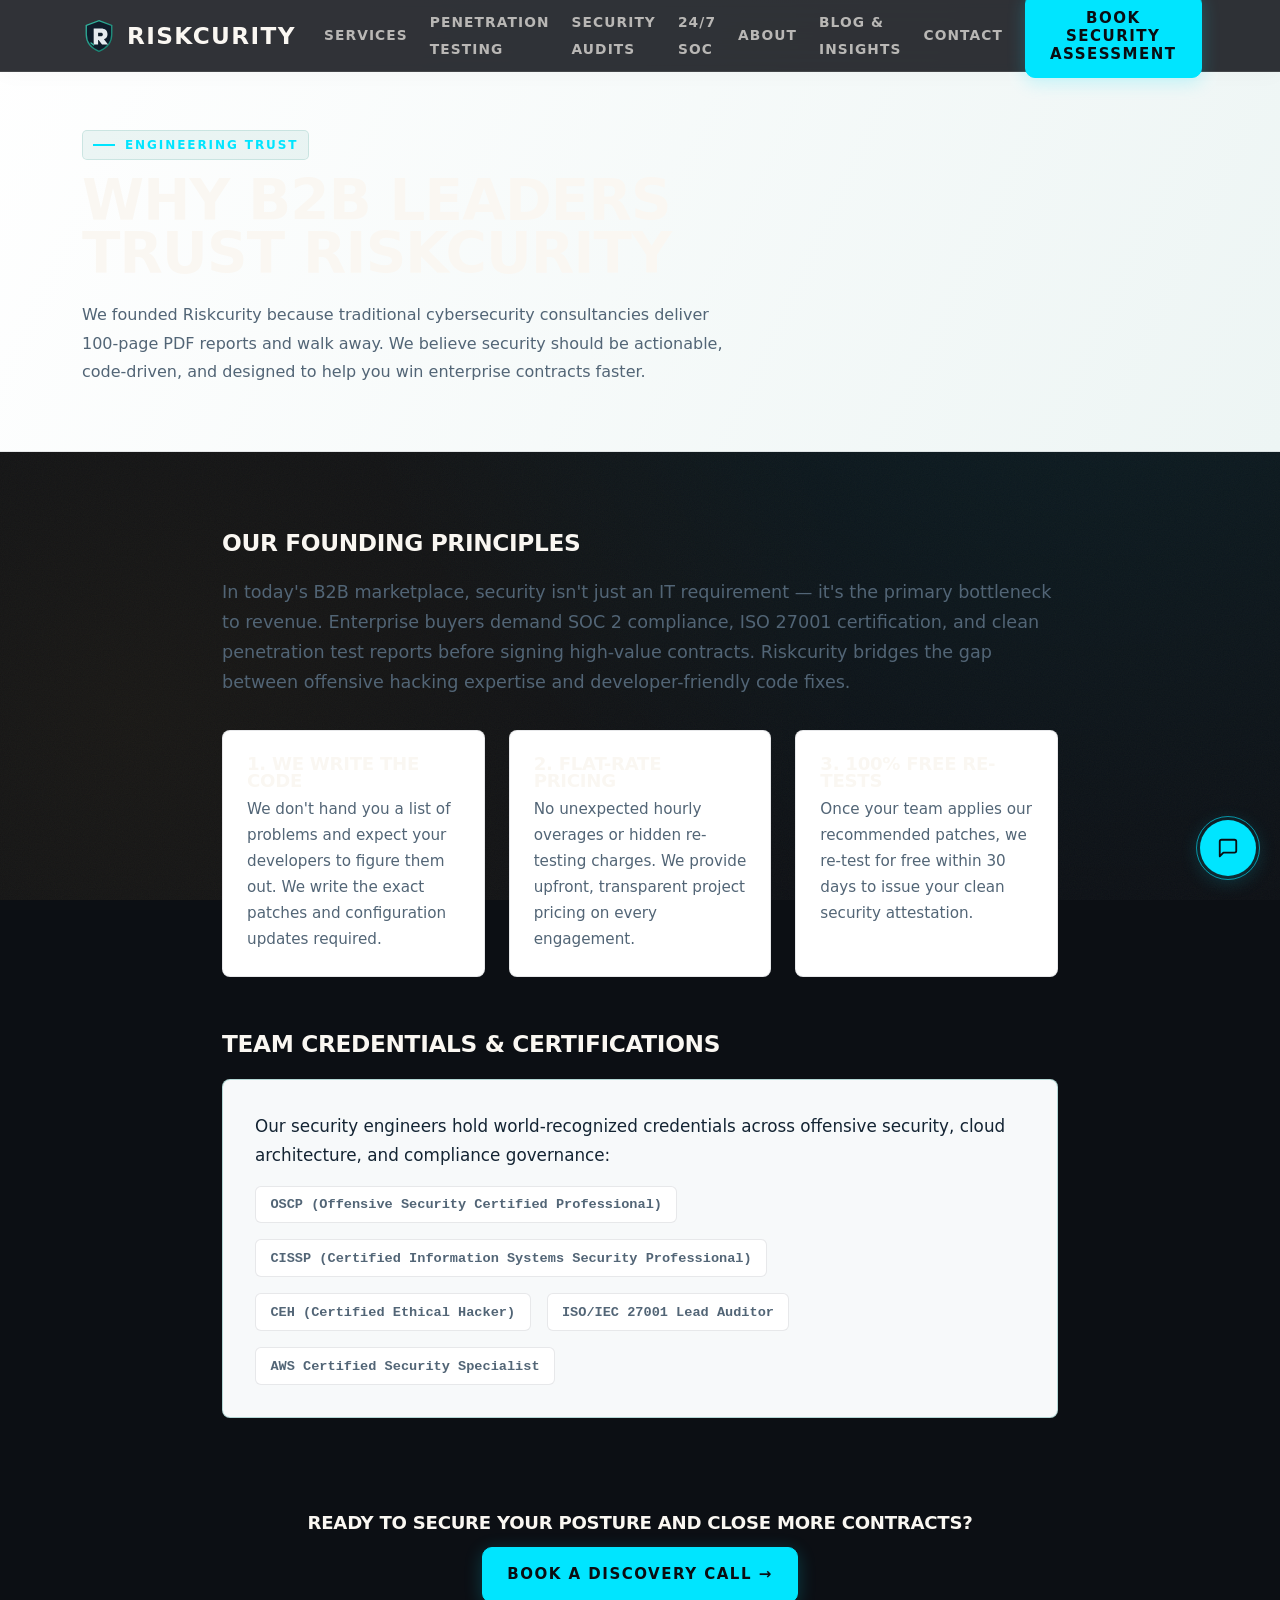
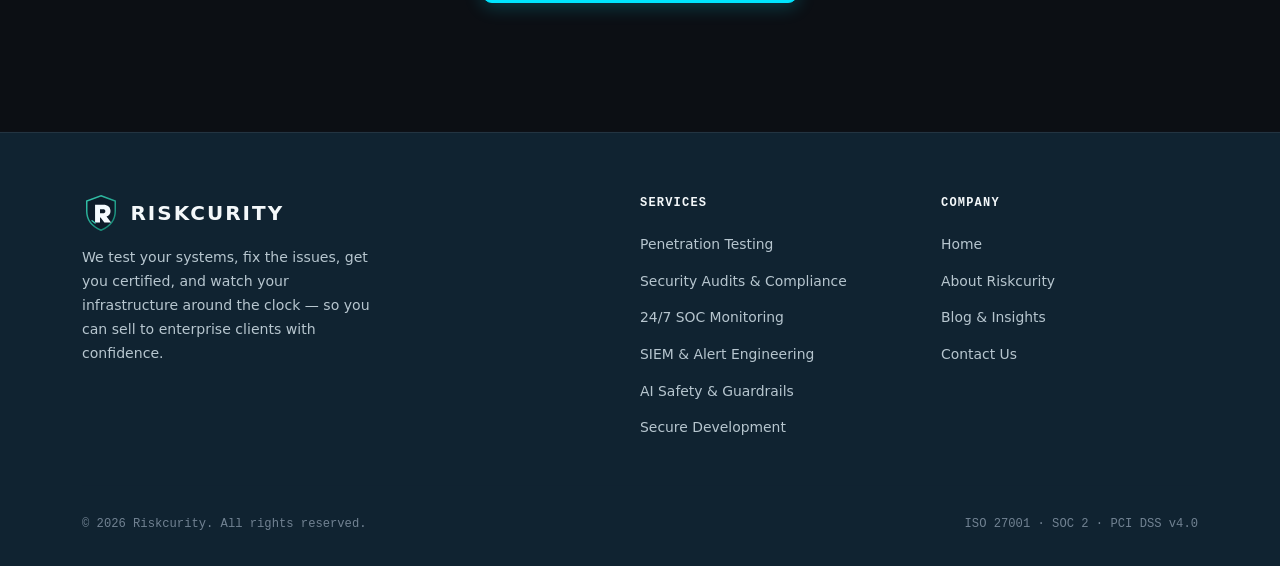
<file: about.html>
<!DOCTYPE html>
<html lang="en">

<head>
  <meta charset="UTF-8">
  <meta name="viewport" content="width=device-width, initial-scale=1.0">
  <meta http-equiv="Content-Security-Policy"
    content="default-src 'self'; script-src 'self' 'unsafe-inline' https://fonts.googleapis.com; style-src 'self' 'unsafe-inline' https://fonts.googleapis.com; font-src 'self' https://fonts.gstatic.com; img-src 'self' data: https:; connect-src 'self' https://api.web3forms.com; frame-ancestors 'none'; form-action 'self' https://api.web3forms.com; base-uri 'self'; object-src 'none'; upgrade-insecure-requests;">
  <meta http-equiv="X-Content-Type-Options" content="nosniff">
  <meta name="referrer" content="strict-origin-when-cross-origin">
  <title>About Riskcurity — OSCP &amp; CISSP Cybersecurity Engineers</title>
  <meta name="description"
    content="Learn about Riskcurity's founding story, certified engineering team (OSCP, CEH, CISSP, ISO 27001), core values, and mission to eliminate security friction for growing businesses.">
  <link rel="canonical" href="https://www.riskcurity.com/about.html">
  <meta name="robots" content="index, follow">

  <!-- Favicon -->
  <link rel="icon" type="image/png" sizes="32x32" href="favicon.png">
  <link rel="shortcut icon" href="favicon.ico">

  <link rel="preconnect" href="https://fonts.googleapis.com">
  <link rel="preconnect" href="https://fonts.gstatic.com" crossorigin>
  <link
    href="https://fonts.googleapis.com/css2?family=IBM+Plex+Mono:wght@400;500;600&family=Inter:wght@400;500;600&family=Newsreader:ital,opsz,wght@0,6..72,400;0,6..72,500;0,6..72,600;1,6..72,400&family=Orbitron:wght@400;600;700;800&family=JetBrains+Mono:wght@400;500;600&display=swap"
    rel="stylesheet">
  <link rel="stylesheet" href="styles.css">
  <link rel="stylesheet" href="jarvis.css">
</head>

<body>

  <header class="site-header">
    <div class="container nav-inner">
      <a href="index.html" class="nav-brand">
        <img src="riskcurity-mark.svg" alt="Riskcurity Logo" class="nav-brand-logo">
        <span>RISKCURITY</span>
      </a>
      <button id="navToggle" class="nav-toggle" aria-label="Toggle menu" aria-expanded="false">☰</button>
      <ul class="nav-list" id="navList">
        <li><a href="index.html#disciplines">Services</a></li>
        <li><a href="services/penetration-testing.html">Penetration Testing</a></li>
        <li><a href="services/security-audits.html">Security Audits</a></li>
        <li><a href="services/soc-monitoring.html">24/7 SOC</a></li>
        <li><a href="about.html" style="color:var(--cyan,#00E5FF)">About</a></li>
        <li><a href="blog.html">Blog &amp; Insights</a></li>
        <li><a href="contact.html">Contact</a></li>
        <li><button class="btn btn-primary nav-cta-modal" type="button">Book Security Assessment</button></li>
      </ul>
    </div>
    <div class="scroll-progress-track" aria-hidden="true">
      <div id="scrollProgressBar" class="scroll-progress-bar"></div>
    </div>
  </header>

  <!-- Mobile Sticky CTA Bar -->
  <div id="stickyCta" class="sticky-cta-bar" role="complementary" aria-label="Book assessment">
    <button type="button" class="btn btn-primary sticky-cta-btn" style="flex:1;justify-content:center">
      Book Security Assessment →
    </button>
    <a href="https://wa.me/923423717545" target="_blank" rel="noopener" class="sticky-wa-btn" aria-label="WhatsApp us">
      <svg viewBox="0 0 24 24" width="22" height="22" fill="currentColor">
        <path
          d="M12.04 2c-5.46 0-9.91 4.45-9.91 9.91 0 1.75.46 3.45 1.32 4.95L2.05 22l5.25-1.38c1.45.79 3.08 1.21 4.74 1.21 5.46 0 9.91-4.45 9.91-9.91 0-2.65-1.03-5.14-2.9-7.01A9.84 9.84 0 0 0 12.04 2" />
      </svg>
    </a>
  </div>

  <main>
    <section class="page-hero">
      <div class="container">
        <span class="label">Engineering Trust</span>
        <h1 class="page-title">Why B2B Leaders Trust Riskcurity</h1>
        <p class="page-lead">We founded Riskcurity because traditional cybersecurity consultancies deliver 100-page PDF
          reports and walk away. We believe security should be actionable, code-driven, and designed to help you win
          enterprise contracts faster.</p>
      </div>
    </section>

    <section class="subpage-sec">
      <div class="container" style="max-width:900px">
        <h2 style="margin-bottom:1.5rem">Our Founding Principles</h2>
        <p style="font-size:1.1rem;color:var(--slate);margin-bottom:2rem;line-height:1.7">
          In today's B2B marketplace, security isn't just an IT requirement — it's the primary bottleneck to revenue.
          Enterprise buyers demand SOC 2 compliance, ISO 27001 certification, and clean penetration test reports before
          signing high-value contracts. Riskcurity bridges the gap between offensive hacking expertise and
          developer-friendly code fixes.
        </p>

        <div
          style="display:grid;grid-template-columns:repeat(auto-fit,minmax(260px,1fr));gap:1.5rem;margin-bottom:3.5rem">
          <div style="background:var(--surface);padding:1.5rem;border:1px solid var(--border);border-radius:var(--r2)">
            <h3 style="color:var(--teal);margin-bottom:0.5rem">1. We Write the Code</h3>
            <p style="font-size:0.95rem;color:var(--slate)">We don't hand you a list of problems and expect your
              developers to figure them out. We write the exact patches and configuration updates required.</p>
          </div>

          <div style="background:var(--surface);padding:1.5rem;border:1px solid var(--border);border-radius:var(--r2)">
            <h3 style="color:var(--teal);margin-bottom:0.5rem">2. Flat-Rate Pricing</h3>
            <p style="font-size:0.95rem;color:var(--slate)">No unexpected hourly overages or hidden re-testing charges.
              We provide upfront, transparent project pricing on every engagement.</p>
          </div>

          <div style="background:var(--surface);padding:1.5rem;border:1px solid var(--border);border-radius:var(--r2)">
            <h3 style="color:var(--teal);margin-bottom:0.5rem">3. 100% Free Re-Tests</h3>
            <p style="font-size:0.95rem;color:var(--slate)">Once your team applies our recommended patches, we re-test
              for free within 30 days to issue your clean security attestation.</p>
          </div>
        </div>

        <h2 style="margin-bottom:1.5rem">Team Credentials &amp; Certifications</h2>
        <div
          style="background:var(--surface-2);border:1px solid var(--border-hi);padding:2rem;border-radius:var(--r2);margin-bottom:3rem">
          <p style="color:var(--ink);margin-bottom:1rem">Our security engineers hold world-recognized credentials across
            offensive security, cloud architecture, and compliance governance:</p>
          <div style="display:flex;flex-wrap:wrap;gap:1rem">
            <span class="trust-logo-tag">OSCP (Offensive Security Certified Professional)</span>
            <span class="trust-logo-tag">CISSP (Certified Information Systems Security Professional)</span>
            <span class="trust-logo-tag">CEH (Certified Ethical Hacker)</span>
            <span class="trust-logo-tag">ISO/IEC 27001 Lead Auditor</span>
            <span class="trust-logo-tag">AWS Certified Security Specialist</span>
          </div>
        </div>

        <div style="text-align:center;padding:3rem 0">
          <h3 style="margin-bottom:1rem">Ready to secure your posture and close more contracts?</h3>
          <a href="contact.html" class="btn btn-primary">Book a Discovery Call →</a>
        </div>
      </div>
    </section>
  </main>

  <footer class="site-footer">
    <div class="container">
      <div class="footer-grid">
        <div>
          <div class="footer-brand-wrap">
            <img src="riskcurity-mark.svg" alt="Riskcurity Logo" class="footer-brand-logo">
            <div class="footer-brand-name">RISKCURITY</div>
          </div>
          <p class="footer-brand-desc">We test your systems, fix the issues, get you certified, and watch your
            infrastructure around the clock — so you can sell to enterprise clients with confidence.</p>
        </div>
        <div>
          <div class="footer-col-title">Services</div>
          <ul class="footer-links">
            <li><a href="services/penetration-testing.html">Penetration Testing</a></li>
            <li><a href="services/security-audits.html">Security Audits &amp; Compliance</a></li>
            <li><a href="services/soc-monitoring.html">24/7 SOC Monitoring</a></li>
            <li><a href="index.html#disciplines">SIEM &amp; Alert Engineering</a></li>
            <li><a href="index.html#disciplines">AI Safety &amp; Guardrails</a></li>
            <li><a href="index.html#disciplines">Secure Development</a></li>
          </ul>
        </div>
        <div>
          <div class="footer-col-title">Company</div>
          <ul class="footer-links">
            <li><a href="index.html">Home</a></li>
            <li><a href="about.html">About Riskcurity</a></li>
            <li><a href="blog.html">Blog &amp; Insights</a></li>
            <li><a href="contact.html">Contact Us</a></li>
          </ul>
        </div>
      </div>
      <div class="footer-bottom">
        <span>© 2026 Riskcurity. All rights reserved.</span>
        <span class="mono">ISO 27001 · SOC 2 · PCI DSS v4.0</span>
      </div>
    </div>
  </footer>

  <!-- ────────────── FLOATING CONTACT LAUNCHER ────────────── -->
  <div class="contact-fab" id="contactFab">
    <div class="contact-fab-panel" id="contactFabPanel" role="dialog" aria-label="Quick contact options">
      <div
        style="display:flex;justify-content:space-between;align-items:center;padding:0.6rem 0.85rem;border-bottom:1px solid rgba(0,229,255,0.15);margin-bottom:0.4rem">
        <span
          style="font-family:var(--f-mono);font-size:0.72rem;letter-spacing:0.08em;color:var(--cyan,#00E5FF);text-transform:uppercase">Quick
          Connect</span>
        <button id="contactFabClose"
          style="background:none;border:none;color:var(--slate);cursor:pointer;font-size:0.9rem"
          aria-label="Close panel">✕</button>
      </div>
      <button type="button" class="contact-fab-option js-open-contact-modal">
        <svg viewBox="0 0 24 24">
          <path d="M14 2H6a2 2 0 0 0-2 2v16a2 2 0 0 0 2 2h12a2 2 0 0 0 2-2V8z" />
          <polyline points="14 2 14 8 20 8" />
          <line x1="16" y1="13" x2="8" y2="13" />
          <line x1="16" y1="17" x2="8" y2="17" />
        </svg>
        <span>Book an assessment</span>
      </button>
      <a href="https://wa.me/923423717545" target="_blank" rel="noopener" class="contact-fab-option">
        <svg viewBox="0 0 24 24" style="stroke:none;fill:#25D366">
          <path
            d="M12.04 2c-5.46 0-9.91 4.45-9.91 9.91 0 1.75.46 3.45 1.32 4.95L2.05 22l5.25-1.38c1.45.79 3.08 1.21 4.74 1.21 5.46 0 9.91-4.45 9.91-9.91 0-2.65-1.03-5.14-2.9-7.01A9.84 9.84 0 0 0 12.04 2m.01 1.67c4.54 0 8.24 3.7 8.24 8.24 0 2.2-.86 4.27-2.42 5.82a8.19 8.19 0 0 1-5.82 2.42c-1.44 0-2.85-.38-4.09-1.11l-.29-.17-3.04.8 1.05-2.96-.19-.3a8.19 8.19 0 0 1-1.25-4.32c0-4.54 3.7-8.24 8.24-8.24m4.53 11.53c-.25-.13-1.47-.72-1.7-.81-.23-.08-.4-.13-.57.13-.17.25-.66.81-.81.98-.15.17-.3.19-.55.06-.25-.13-1.05-.39-2-1.23-.74-.66-1.24-1.47-1.39-1.72-.15-.25-.02-.38.11-.5.11-.11.25-.29.38-.44.13-.15.17-.25.25-.42.08-.17.04-.32-.02-.44-.06-.13-.57-1.37-.78-1.87-.2-.49-.41-.42-.57-.43h-.49c-.17 0-.44.06-.67.31-.23.25-.88.86-.88 2.1 0 1.24.9 2.44 1.03 2.61.13.17 1.77 2.71 4.29 3.8.6.26 1.07.41 1.44.53.6.19 1.15.16 1.58.1.48-.07 1.47-.6 1.68-1.18.21-.58.21-1.07.15-1.18-.06-.11-.23-.18-.48-.31z" />
        </svg>
        <span>WhatsApp us</span>
      </a>
      <a href="mailto:riskcurity@gmail.com" class="contact-fab-option">
        <svg viewBox="0 0 24 24">
          <path d="M4 4h16c1.1 0 2 .9 2 2v12c0 1.1-.9 2-2 2H4c-1.1 0-2-.9-2-2V6c0-1.1.9-2 2-2z" />
          <polyline points="22,6 12,13 2,6" />
        </svg>
        <span>Email us</span>
      </a>
    </div>
    <button class="contact-fab-btn" id="contactFabBtn" type="button" aria-label="Open contact launcher"
      aria-expanded="false">
      <svg viewBox="0 0 24 24" width="22" height="22" fill="none" stroke="currentColor" stroke-width="2"
        stroke-linecap="round" stroke-linejoin="round">
        <path d="M21 15a2 2 0 0 1-2 2H7l-4 4V5a2 2 0 0 1 2-2h14a2 2 0 0 1 2 2z" />
      </svg>
    </button>
  </div>

  <!-- ────────────── 2-STEP CONTACT MODAL ────────────── -->
  <div id="contactModalOverlay" class="form-modal-overlay" role="dialog" aria-modal="true" aria-labelledby="modalTitle">
    <div class="form-modal">
      <button id="contactModalClose" class="lm-close" aria-label="Close modal"
        style="top:1.25rem;right:1.25rem">✕</button>

      <div class="form-step-indicator" aria-hidden="true">
        <div class="form-step-dot active" id="cmDot1"></div>
        <div class="form-step-dot" id="cmDot2"></div>
      </div>

      <div style="display:flex;justify-content:space-between;align-items:center;margin-bottom:1.25rem">
        <span class="mono"
          style="font-size:0.75rem;color:var(--cyan,#00E5FF);letter-spacing:0.08em;text-transform:uppercase"
          id="cmStepLabel">Step 1 of 2</span>
        <span class="mono" style="font-size:0.72rem;color:var(--slate)">24h SLA</span>
      </div>

      <h3 id="modalTitle"
        style="font-family:var(--f-display);font-size:1.45rem;color:var(--fog-text);margin-bottom:0.4rem">Book a
        Security Assessment</h3>
      <p style="font-size:0.88rem;color:var(--slate);margin-bottom:1.5rem">Tell us about your systems or upcoming audit.
        We'll send a custom scope &amp; proposal within 24 hours.</p>

      <form id="cmForm">
        <input type="checkbox" name="botcheck" style="display:none" tabindex="-1" autocomplete="off" aria-hidden="true">

        <!-- Step 1 -->
        <div id="cmStep1">
          <div class="fg">
            <label class="fl" for="cm-name">Your Name <span style="color:var(--cyan,#00E5FF)">*</span></label>
            <input class="fi" type="text" id="cm-name" name="name" placeholder="e.g. Sarah Chen" maxlength="100"
              autocomplete="name" required>
          </div>
          <div class="fg">
            <label class="fl" for="cm-email">Work Email <span style="color:var(--cyan,#00E5FF)">*</span></label>
            <input class="fi" type="email" id="cm-email" name="email" placeholder="sarah@company.com" maxlength="100"
              autocomplete="email" required>
          </div>
          <div class="fg" style="margin-bottom:1.75rem">
            <label class="fl" for="cm-service">Service Needed <span style="color:var(--cyan,#00E5FF)">*</span></label>
            <select class="fsel" id="cm-service" name="service" required>
              <option value="" disabled selected>Select priority…</option>
              <option value="vapt">Penetration Testing (Web App, Mobile, API)</option>
              <option value="compliance">SOC 2 / ISO 27001 / PCI DSS Audit Readiness</option>
              <option value="soc">24/7 SOC Monitoring (MDR)</option>
              <option value="ai">AI Trust &amp; Guardrails Assessment</option>
              <option value="dev">Secure Product Architecture</option>
            </select>
          </div>
          <button type="button" id="cmNext" class="btn btn-primary" style="width:100%;justify-content:center">
            Continue to Timeline &amp; Scope →
          </button>
        </div>

        <!-- Step 2 -->
        <div id="cmStep2" style="display:none">
          <div class="fg">
            <label class="fl" for="cm-timeline">When do you need this by? <span
                style="font-size:0.75rem;color:var(--slate);font-weight:normal">(optional)</span></label>
            <select class="fsel" id="cm-timeline" name="timeline">
              <option value="" disabled selected>Select target timeline…</option>
              <option value="urgent">Urgent (Within 7 Days)</option>
              <option value="month">Within 30 Days</option>
              <option value="quarter">Next Quarter</option>
            </select>
          </div>
          <div class="fg">
            <label class="fl" for="cm-detail">Brief description <span
                style="font-size:0.75rem;color:var(--slate);font-weight:normal">(optional)</span></label>
            <textarea class="fta" id="cm-detail" name="detail" rows="3" maxlength="2000"
              placeholder="Tech stack, cloud provider, or audit deadline."></textarea>
          </div>
          <div class="fg" style="margin-bottom:1.75rem">
            <label class="fl" for="cm-phone">Phone / WhatsApp <span
                style="font-size:0.75rem;color:var(--slate);font-weight:normal">(optional)</span></label>
            <input class="fi" type="tel" id="cm-phone" name="phone" placeholder="+1 555 000 0000" maxlength="30"
              autocomplete="tel">
          </div>
          <div style="display:flex;gap:0.75rem">
            <button type="button" id="cmPrev" class="btn btn-ghost">← Back</button>
            <button type="submit" class="btn btn-primary" style="flex:1;justify-content:center">Send Request →</button>
          </div>
        </div>
      </form>

      <!-- Modal Success -->
      <div id="cmSuccess" style="display:none;text-align:center;padding:1.5rem 0">
        <span class="label"
          style="background:rgba(0,229,255,0.1);padding:0.3rem 0.8rem;border-radius:12px;border:1px solid rgba(0,229,255,0.3)">Confirmed</span>
        <h3 style="font-family:var(--f-display);font-size:1.5rem;color:var(--fog-text);margin:1.25rem 0 0.5rem">We're on
          it.</h3>
        <p style="color:var(--slate);font-size:0.92rem;margin-bottom:1.5rem">
          A senior engineer will review your scope and reply to your email within <strong>24 business hours</strong>.
        </p>
        <div
          style="background:rgba(5,10,20,0.6);border:1px solid rgba(0,229,255,0.15);border-radius:10px;padding:1.25rem">
          <p style="font-size:0.85rem;color:var(--slate);margin-bottom:0.75rem">Want to speak right away? Book a time
            directly:</p>
          <!-- EDIT: CALENDLY_URL -->
          <a href="https://calendly.com/riskcurity" target="_blank" rel="noopener" class="btn btn-ghost"
            style="width:100%;justify-content:center;border-color:var(--cyan,#00E5FF);color:var(--cyan,#00E5FF)">
            🗓 Book 15-Min Discovery Call
          </a>
        </div>
      </div>
    </div>
  </div>
  <script src="script.js"></script>
</body>

</html>
</file>
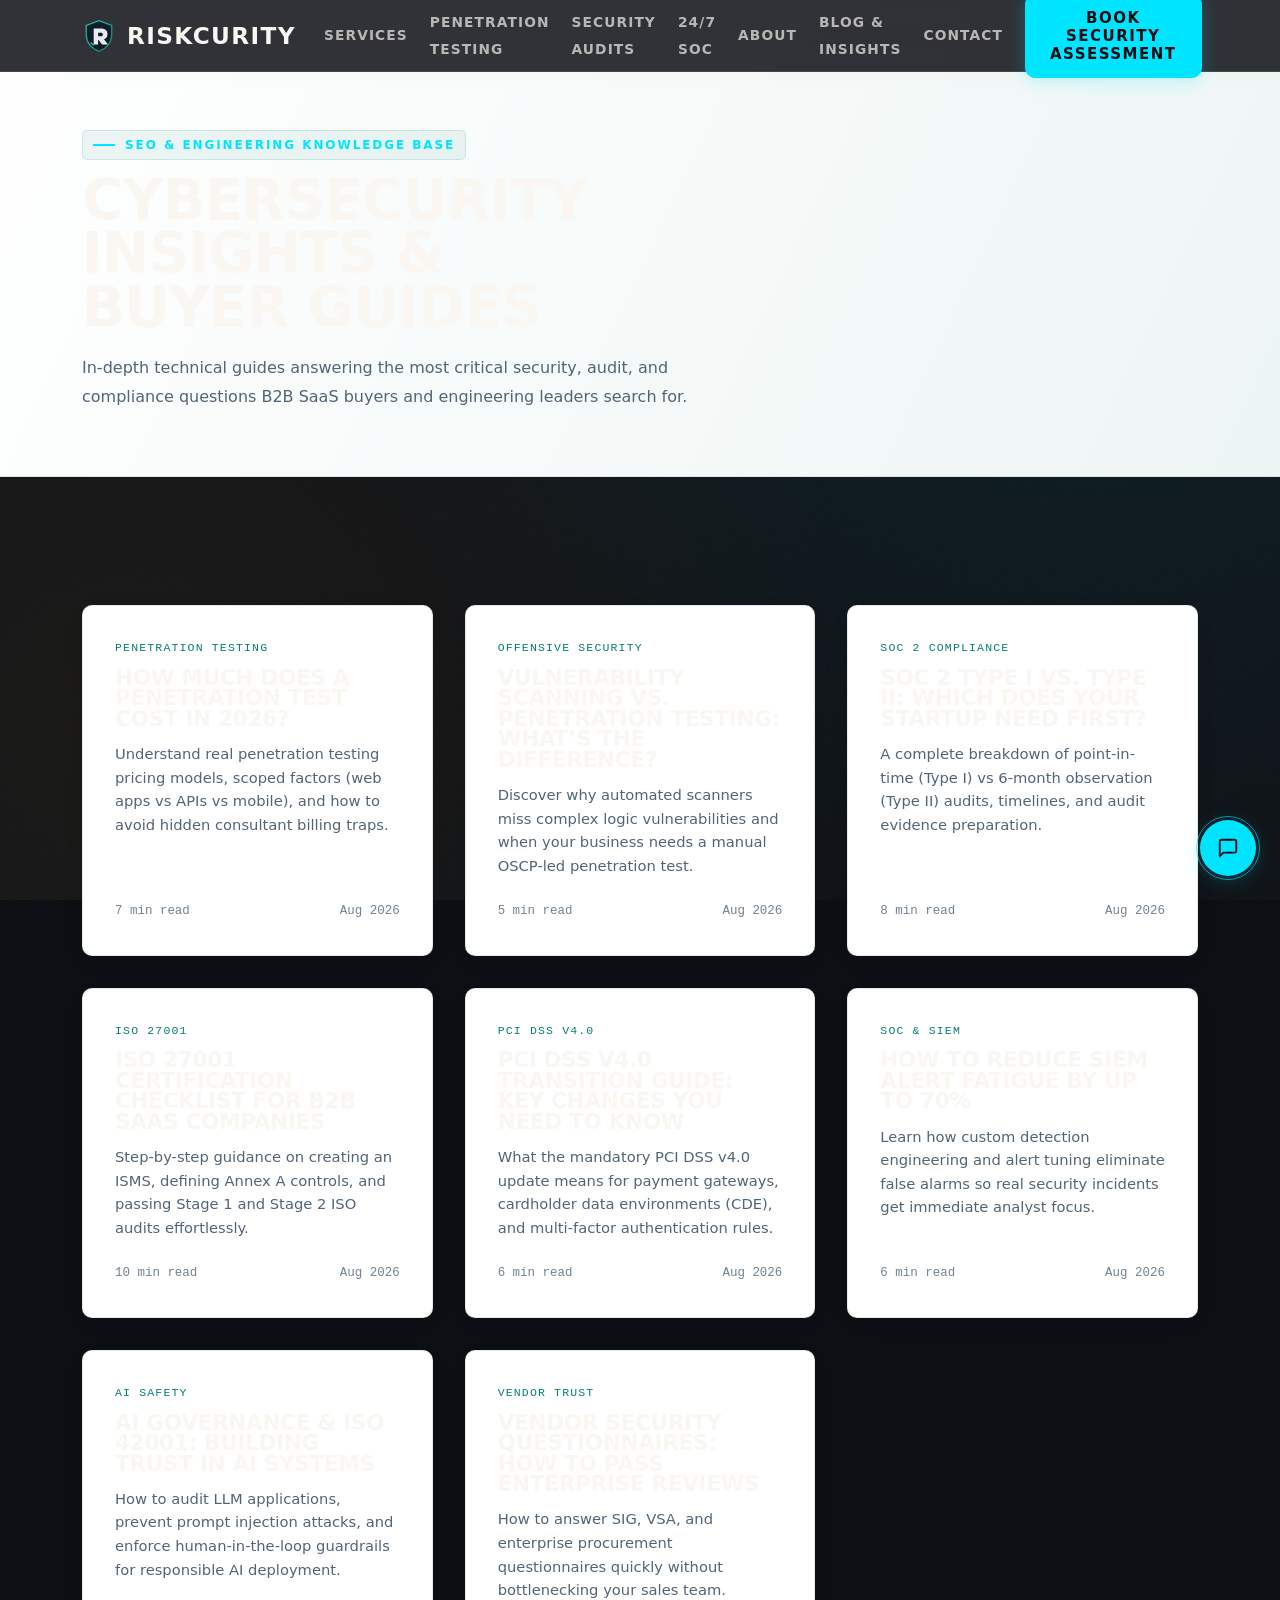
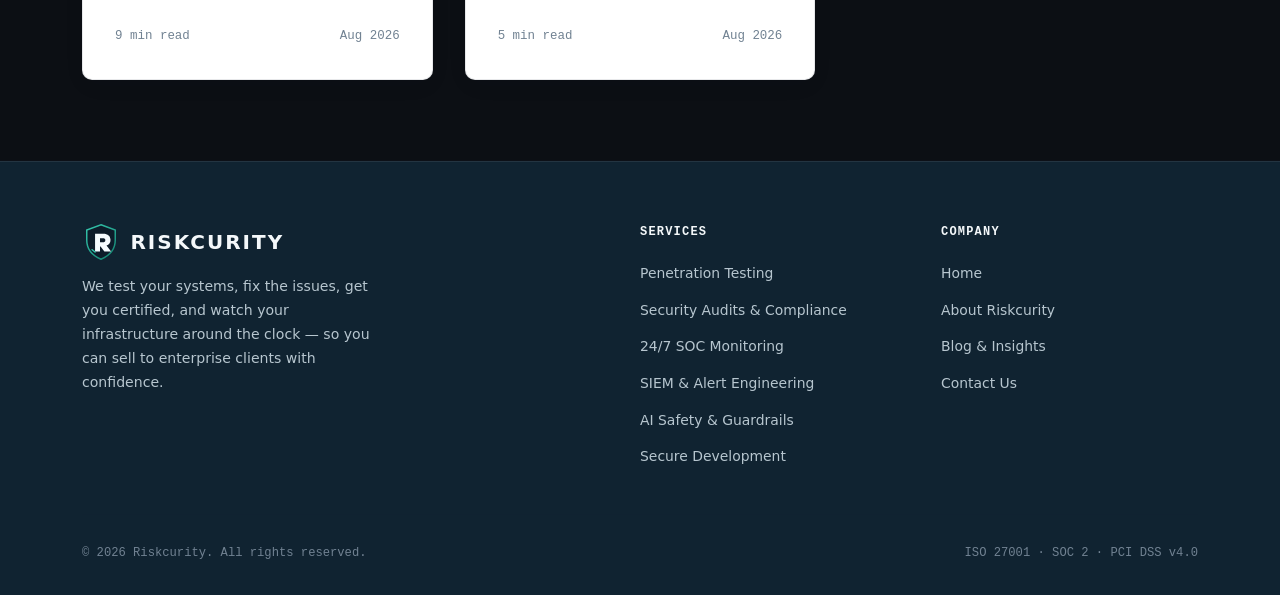
<file: blog.html>
<!DOCTYPE html>
<html lang="en">
<head>
  <meta charset="UTF-8">
  <meta name="viewport" content="width=device-width, initial-scale=1.0">
  <meta http-equiv="Content-Security-Policy" content="default-src 'self'; script-src 'self' 'unsafe-inline' https://fonts.googleapis.com; style-src 'self' 'unsafe-inline' https://fonts.googleapis.com; font-src 'self' https://fonts.gstatic.com; img-src 'self' data: https:; connect-src 'self' https://api.web3forms.com; frame-ancestors 'none'; form-action 'self' https://api.web3forms.com; base-uri 'self'; object-src 'none'; upgrade-insecure-requests;">
  <meta http-equiv="X-Content-Type-Options" content="nosniff">
  <meta name="referrer" content="strict-origin-when-cross-origin">
  <title>Cybersecurity Insights &amp; Guides — Riskcurity Blog</title>
  <meta name="description" content="Practical cybersecurity guides for CTOs, IT managers, and compliance leads. Learn about penetration test costs, vulnerability scanning vs pen testing, SOC 2 preparation, and ISO 27001 checklists.">
  <link rel="canonical" href="https://www.riskcurity.com/blog.html">
  <meta name="robots" content="index, follow">

  <!-- Favicon -->
  <link rel="icon" type="image/png" sizes="32x32" href="favicon.png">
  <link rel="shortcut icon" href="favicon.ico">

  <link rel="preconnect" href="https://fonts.googleapis.com">
  <link rel="preconnect" href="https://fonts.gstatic.com" crossorigin>
  <link href="https://fonts.googleapis.com/css2?family=IBM+Plex+Mono:wght@400;500;600&family=Inter:wght@400;500;600&family=Newsreader:ital,opsz,wght@0,6..72,400;0,6..72,500;0,6..72,600;1,6..72,400&family=Orbitron:wght@400;600;700;800&family=JetBrains+Mono:wght@400;500;600&display=swap" rel="stylesheet">
  <link rel="stylesheet" href="styles.css">
  <link rel="stylesheet" href="jarvis.css">
</head>
<body>

<header class="site-header">
  <div class="container nav-inner">
    <a href="index.html" class="nav-brand">
      <img src="riskcurity-mark.svg" alt="Riskcurity Logo" class="nav-brand-logo">
      <span>RISKCURITY</span>
    </a>
    <button id="navToggle" class="nav-toggle" aria-label="Toggle menu" aria-expanded="false">☰</button>
    <ul class="nav-list" id="navList">
      <li><a href="index.html#disciplines">Services</a></li>
      <li><a href="services/penetration-testing.html">Penetration Testing</a></li>
      <li><a href="services/security-audits.html">Security Audits</a></li>
      <li><a href="services/soc-monitoring.html">24/7 SOC</a></li>
      <li><a href="about.html">About</a></li>
      <li><a href="blog.html" style="color:var(--cyan,#00E5FF)">Blog &amp; Insights</a></li>
      <li><a href="contact.html">Contact</a></li>
      <li><button class="btn btn-primary nav-cta-modal" type="button">Book Security Assessment</button></li>
    </ul>
  </div>
  <div class="scroll-progress-track" aria-hidden="true">
    <div id="scrollProgressBar" class="scroll-progress-bar"></div>
  </div>
</header>

<!-- Mobile Sticky CTA Bar -->
<div id="stickyCta" class="sticky-cta-bar" role="complementary" aria-label="Book assessment">
  <button type="button" class="btn btn-primary sticky-cta-btn" style="flex:1;justify-content:center">
    Book Security Assessment →
  </button>
  <a href="https://wa.me/923423717545" target="_blank" rel="noopener" class="sticky-wa-btn" aria-label="WhatsApp us">
    <svg viewBox="0 0 24 24" width="22" height="22" fill="currentColor"><path d="M12.04 2c-5.46 0-9.91 4.45-9.91 9.91 0 1.75.46 3.45 1.32 4.95L2.05 22l5.25-1.38c1.45.79 3.08 1.21 4.74 1.21 5.46 0 9.91-4.45 9.91-9.91 0-2.65-1.03-5.14-2.9-7.01A9.84 9.84 0 0 0 12.04 2"/></svg>
  </a>
</div>

<main>
<section class="page-hero">
  <div class="container">
    <span class="label">SEO &amp; Engineering Knowledge Base</span>
    <h1 class="page-title">Cybersecurity Insights &amp; Buyer Guides</h1>
    <p class="page-lead">In-depth technical guides answering the most critical security, audit, and compliance questions B2B SaaS buyers and engineering leaders search for.</p>
  </div>
</section>

<section class="subpage-sec">
  <div class="container">
    
    <div class="blog-grid">
      
      <!-- Article 1 -->
      <article class="blog-card">
        <span class="blog-tag">Penetration Testing</span>
        <h2 class="blog-title">How Much Does a Penetration Test Cost in 2026?</h2>
        <p class="blog-snippet">Understand real penetration testing pricing models, scoped factors (web apps vs APIs vs mobile), and how to avoid hidden consultant billing traps.</p>
        <div class="blog-meta">
          <span>7 min read</span>
          <span>Aug 2026</span>
        </div>
      </article>

      <!-- Article 2 -->
      <article class="blog-card">
        <span class="blog-tag">Offensive Security</span>
        <h2 class="blog-title">Vulnerability Scanning vs. Penetration Testing: What’s the Difference?</h2>
        <p class="blog-snippet">Discover why automated scanners miss complex logic vulnerabilities and when your business needs a manual OSCP-led penetration test.</p>
        <div class="blog-meta">
          <span>5 min read</span>
          <span>Aug 2026</span>
        </div>
      </article>

      <!-- Article 3 -->
      <article class="blog-card">
        <span class="blog-tag">SOC 2 Compliance</span>
        <h2 class="blog-title">SOC 2 Type I vs. Type II: Which Does Your Startup Need First?</h2>
        <p class="blog-snippet">A complete breakdown of point-in-time (Type I) vs 6-month observation (Type II) audits, timelines, and audit evidence preparation.</p>
        <div class="blog-meta">
          <span>8 min read</span>
          <span>Aug 2026</span>
        </div>
      </article>

      <!-- Article 4 -->
      <article class="blog-card">
        <span class="blog-tag">ISO 27001</span>
        <h2 class="blog-title">ISO 27001 Certification Checklist for B2B SaaS Companies</h2>
        <p class="blog-snippet">Step-by-step guidance on creating an ISMS, defining Annex A controls, and passing Stage 1 and Stage 2 ISO audits effortlessly.</p>
        <div class="blog-meta">
          <span>10 min read</span>
          <span>Aug 2026</span>
        </div>
      </article>

      <!-- Article 5 -->
      <article class="blog-card">
        <span class="blog-tag">PCI DSS v4.0</span>
        <h2 class="blog-title">PCI DSS v4.0 Transition Guide: Key Changes You Need to Know</h2>
        <p class="blog-snippet">What the mandatory PCI DSS v4.0 update means for payment gateways, cardholder data environments (CDE), and multi-factor authentication rules.</p>
        <div class="blog-meta">
          <span>6 min read</span>
          <span>Aug 2026</span>
        </div>
      </article>

      <!-- Article 6 -->
      <article class="blog-card">
        <span class="blog-tag">SOC &amp; SIEM</span>
        <h2 class="blog-title">How to Reduce SIEM Alert Fatigue by Up to 70%</h2>
        <p class="blog-snippet">Learn how custom detection engineering and alert tuning eliminate false alarms so real security incidents get immediate analyst focus.</p>
        <div class="blog-meta">
          <span>6 min read</span>
          <span>Aug 2026</span>
        </div>
      </article>

      <!-- Article 7 -->
      <article class="blog-card">
        <span class="blog-tag">AI Safety</span>
        <h2 class="blog-title">AI Governance &amp; ISO 42001: Building Trust in AI Systems</h2>
        <p class="blog-snippet">How to audit LLM applications, prevent prompt injection attacks, and enforce human-in-the-loop guardrails for responsible AI deployment.</p>
        <div class="blog-meta">
          <span>9 min read</span>
          <span>Aug 2026</span>
        </div>
      </article>

      <!-- Article 8 -->
      <article class="blog-card">
        <span class="blog-tag">Vendor Trust</span>
        <h2 class="blog-title">Vendor Security Questionnaires: How to Pass Enterprise Reviews</h2>
        <p class="blog-snippet">How to answer SIG, VSA, and enterprise procurement questionnaires quickly without bottlenecking your sales team.</p>
        <div class="blog-meta">
          <span>5 min read</span>
          <span>Aug 2026</span>
        </div>
      </article>

    </div>

  </div>
</section>
</main>

<footer class="site-footer">
  <div class="container">
    <div class="footer-grid">
      <div>
        <div class="footer-brand-wrap">
          <img src="riskcurity-mark.svg" alt="Riskcurity Logo" class="footer-brand-logo">
          <div class="footer-brand-name">RISKCURITY</div>
        </div>
        <p class="footer-brand-desc">We test your systems, fix the issues, get you certified, and watch your infrastructure around the clock — so you can sell to enterprise clients with confidence.</p>
      </div>
      <div>
        <div class="footer-col-title">Services</div>
        <ul class="footer-links">
          <li><a href="services/penetration-testing.html">Penetration Testing</a></li>
          <li><a href="services/security-audits.html">Security Audits &amp; Compliance</a></li>
          <li><a href="services/soc-monitoring.html">24/7 SOC Monitoring</a></li>
          <li><a href="index.html#disciplines">SIEM &amp; Alert Engineering</a></li>
          <li><a href="index.html#disciplines">AI Safety &amp; Guardrails</a></li>
          <li><a href="index.html#disciplines">Secure Development</a></li>
        </ul>
      </div>
      <div>
        <div class="footer-col-title">Company</div>
        <ul class="footer-links">
          <li><a href="index.html">Home</a></li>
          <li><a href="about.html">About Riskcurity</a></li>
          <li><a href="blog.html">Blog &amp; Insights</a></li>
          <li><a href="contact.html">Contact Us</a></li>
        </ul>
      </div>
    </div>
    <div class="footer-bottom">
      <span>© 2026 Riskcurity. All rights reserved.</span>
      <span class="mono">ISO 27001 · SOC 2 · PCI DSS v4.0</span>
    </div>
  </div>
</footer>

<!-- ────────────── FLOATING CONTACT LAUNCHER ────────────── -->
<div class="contact-fab" id="contactFab">
  <div class="contact-fab-panel" id="contactFabPanel" role="dialog" aria-label="Quick contact options">
    <div style="display:flex;justify-content:space-between;align-items:center;padding:0.6rem 0.85rem;border-bottom:1px solid rgba(0,229,255,0.15);margin-bottom:0.4rem">
      <span style="font-family:var(--f-mono);font-size:0.72rem;letter-spacing:0.08em;color:var(--cyan,#00E5FF);text-transform:uppercase">Quick Connect</span>
      <button id="contactFabClose" style="background:none;border:none;color:var(--slate);cursor:pointer;font-size:0.9rem" aria-label="Close panel">✕</button>
    </div>
    <button type="button" class="contact-fab-option js-open-contact-modal">
      <svg viewBox="0 0 24 24"><path d="M14 2H6a2 2 0 0 0-2 2v16a2 2 0 0 0 2 2h12a2 2 0 0 0 2-2V8z"/><polyline points="14 2 14 8 20 8"/><line x1="16" y1="13" x2="8" y2="13"/><line x1="16" y1="17" x2="8" y2="17"/></svg>
      <span>Book an assessment</span>
    </button>
    <a href="https://wa.me/923423717545" target="_blank" rel="noopener" class="contact-fab-option">
      <svg viewBox="0 0 24 24" style="stroke:none;fill:#25D366"><path d="M12.04 2c-5.46 0-9.91 4.45-9.91 9.91 0 1.75.46 3.45 1.32 4.95L2.05 22l5.25-1.38c1.45.79 3.08 1.21 4.74 1.21 5.46 0 9.91-4.45 9.91-9.91 0-2.65-1.03-5.14-2.9-7.01A9.84 9.84 0 0 0 12.04 2m.01 1.67c4.54 0 8.24 3.7 8.24 8.24 0 2.2-.86 4.27-2.42 5.82a8.19 8.19 0 0 1-5.82 2.42c-1.44 0-2.85-.38-4.09-1.11l-.29-.17-3.04.8 1.05-2.96-.19-.3a8.19 8.19 0 0 1-1.25-4.32c0-4.54 3.7-8.24 8.24-8.24m4.53 11.53c-.25-.13-1.47-.72-1.7-.81-.23-.08-.4-.13-.57.13-.17.25-.66.81-.81.98-.15.17-.3.19-.55.06-.25-.13-1.05-.39-2-1.23-.74-.66-1.24-1.47-1.39-1.72-.15-.25-.02-.38.11-.5.11-.11.25-.29.38-.44.13-.15.17-.25.25-.42.08-.17.04-.32-.02-.44-.06-.13-.57-1.37-.78-1.87-.2-.49-.41-.42-.57-.43h-.49c-.17 0-.44.06-.67.31-.23.25-.88.86-.88 2.1 0 1.24.9 2.44 1.03 2.61.13.17 1.77 2.71 4.29 3.8.6.26 1.07.41 1.44.53.6.19 1.15.16 1.58.1.48-.07 1.47-.6 1.68-1.18.21-.58.21-1.07.15-1.18-.06-.11-.23-.18-.48-.31z"/></svg>
      <span>WhatsApp us</span>
    </a>
    <a href="mailto:riskcurity@gmail.com" class="contact-fab-option">
      <svg viewBox="0 0 24 24"><path d="M4 4h16c1.1 0 2 .9 2 2v12c0 1.1-.9 2-2 2H4c-1.1 0-2-.9-2-2V6c0-1.1.9-2 2-2z"/><polyline points="22,6 12,13 2,6"/></svg>
      <span>Email us</span>
    </a>
  </div>
  <button class="contact-fab-btn" id="contactFabBtn" type="button" aria-label="Open contact launcher" aria-expanded="false">
    <svg viewBox="0 0 24 24" width="22" height="22" fill="none" stroke="currentColor" stroke-width="2" stroke-linecap="round" stroke-linejoin="round">
      <path d="M21 15a2 2 0 0 1-2 2H7l-4 4V5a2 2 0 0 1 2-2h14a2 2 0 0 1 2 2z"/>
    </svg>
  </button>
</div>

<!-- ────────────── 2-STEP CONTACT MODAL ────────────── -->
<div id="contactModalOverlay" class="form-modal-overlay" role="dialog" aria-modal="true" aria-labelledby="modalTitle">
  <div class="form-modal">
    <button id="contactModalClose" class="lm-close" aria-label="Close modal" style="top:1.25rem;right:1.25rem">✕</button>

    <div class="form-step-indicator" aria-hidden="true">
      <div class="form-step-dot active" id="cmDot1"></div>
      <div class="form-step-dot" id="cmDot2"></div>
    </div>

    <div style="display:flex;justify-content:space-between;align-items:center;margin-bottom:1.25rem">
      <span class="mono" style="font-size:0.75rem;color:var(--cyan,#00E5FF);letter-spacing:0.08em;text-transform:uppercase" id="cmStepLabel">Step 1 of 2</span>
      <span class="mono" style="font-size:0.72rem;color:var(--slate)">24h SLA</span>
    </div>

    <h3 id="modalTitle" style="font-family:var(--f-display);font-size:1.45rem;color:var(--fog-text);margin-bottom:0.4rem">Book a Security Assessment</h3>
    <p style="font-size:0.88rem;color:var(--slate);margin-bottom:1.5rem">Tell us about your systems or upcoming audit. We'll send a custom scope &amp; proposal within 24 hours.</p>

    <form id="cmForm">
      <input type="checkbox" name="botcheck" style="display:none" tabindex="-1" autocomplete="off" aria-hidden="true">

      <!-- Step 1 -->
      <div id="cmStep1">
        <div class="fg">
          <label class="fl" for="cm-name">Your Name <span style="color:var(--cyan,#00E5FF)">*</span></label>
          <input class="fi" type="text" id="cm-name" name="name" placeholder="e.g. Sarah Chen" maxlength="100" autocomplete="name" required>
        </div>
        <div class="fg">
          <label class="fl" for="cm-email">Work Email <span style="color:var(--cyan,#00E5FF)">*</span></label>
          <input class="fi" type="email" id="cm-email" name="email" placeholder="sarah@company.com" maxlength="100" autocomplete="email" required>
        </div>
        <div class="fg" style="margin-bottom:1.75rem">
          <label class="fl" for="cm-service">Service Needed <span style="color:var(--cyan,#00E5FF)">*</span></label>
          <select class="fsel" id="cm-service" name="service" required>
            <option value="" disabled selected>Select priority…</option>
            <option value="vapt">Penetration Testing (Web App, Mobile, API)</option>
            <option value="compliance">SOC 2 / ISO 27001 / PCI DSS Audit Readiness</option>
            <option value="soc">24/7 SOC Monitoring (MDR)</option>
            <option value="ai">AI Trust &amp; Guardrails Assessment</option>
            <option value="dev">Secure Product Architecture</option>
          </select>
        </div>
        <button type="button" id="cmNext" class="btn btn-primary" style="width:100%;justify-content:center">
          Continue to Timeline &amp; Scope →
        </button>
      </div>

      <!-- Step 2 -->
      <div id="cmStep2" style="display:none">
        <div class="fg">
          <label class="fl" for="cm-timeline">When do you need this by? <span style="font-size:0.75rem;color:var(--slate);font-weight:normal">(optional)</span></label>
          <select class="fsel" id="cm-timeline" name="timeline">
            <option value="" disabled selected>Select target timeline…</option>
            <option value="urgent">Urgent (Within 7 Days)</option>
            <option value="month">Within 30 Days</option>
            <option value="quarter">Next Quarter</option>
          </select>
        </div>
        <div class="fg">
          <label class="fl" for="cm-detail">Brief description <span style="font-size:0.75rem;color:var(--slate);font-weight:normal">(optional)</span></label>
          <textarea class="fta" id="cm-detail" name="detail" rows="3" maxlength="2000" placeholder="Tech stack, cloud provider, or audit deadline."></textarea>
        </div>
        <div class="fg" style="margin-bottom:1.75rem">
          <label class="fl" for="cm-phone">Phone / WhatsApp <span style="font-size:0.75rem;color:var(--slate);font-weight:normal">(optional)</span></label>
          <input class="fi" type="tel" id="cm-phone" name="phone" placeholder="+1 555 000 0000" maxlength="30" autocomplete="tel">
        </div>
        <div style="display:flex;gap:0.75rem">
          <button type="button" id="cmPrev" class="btn btn-ghost">← Back</button>
          <button type="submit" class="btn btn-primary" style="flex:1;justify-content:center">Send Request →</button>
        </div>
      </div>
    </form>

    <!-- Modal Success -->
    <div id="cmSuccess" style="display:none;text-align:center;padding:1.5rem 0">
      <span class="label" style="background:rgba(0,229,255,0.1);padding:0.3rem 0.8rem;border-radius:12px;border:1px solid rgba(0,229,255,0.3)">Confirmed</span>
      <h3 style="font-family:var(--f-display);font-size:1.5rem;color:var(--fog-text);margin:1.25rem 0 0.5rem">We're on it.</h3>
      <p style="color:var(--slate);font-size:0.92rem;margin-bottom:1.5rem">
        A senior engineer will review your scope and reply to your email within <strong>24 business hours</strong>.
      </p>
      <div style="background:rgba(5,10,20,0.6);border:1px solid rgba(0,229,255,0.15);border-radius:10px;padding:1.25rem">
        <p style="font-size:0.85rem;color:var(--slate);margin-bottom:0.75rem">Want to speak right away? Book a time directly:</p>
        <!-- EDIT: CALENDLY_URL -->
        <a href="https://calendly.com/riskcurity" target="_blank" rel="noopener" class="btn btn-ghost" style="width:100%;justify-content:center;border-color:var(--cyan,#00E5FF);color:var(--cyan,#00E5FF)">
          🗓 Book 15-Min Discovery Call
        </a>
      </div>
    </div>
  </div>
</div>
<script src="script.js"></script>
</body>
</html>
</file>
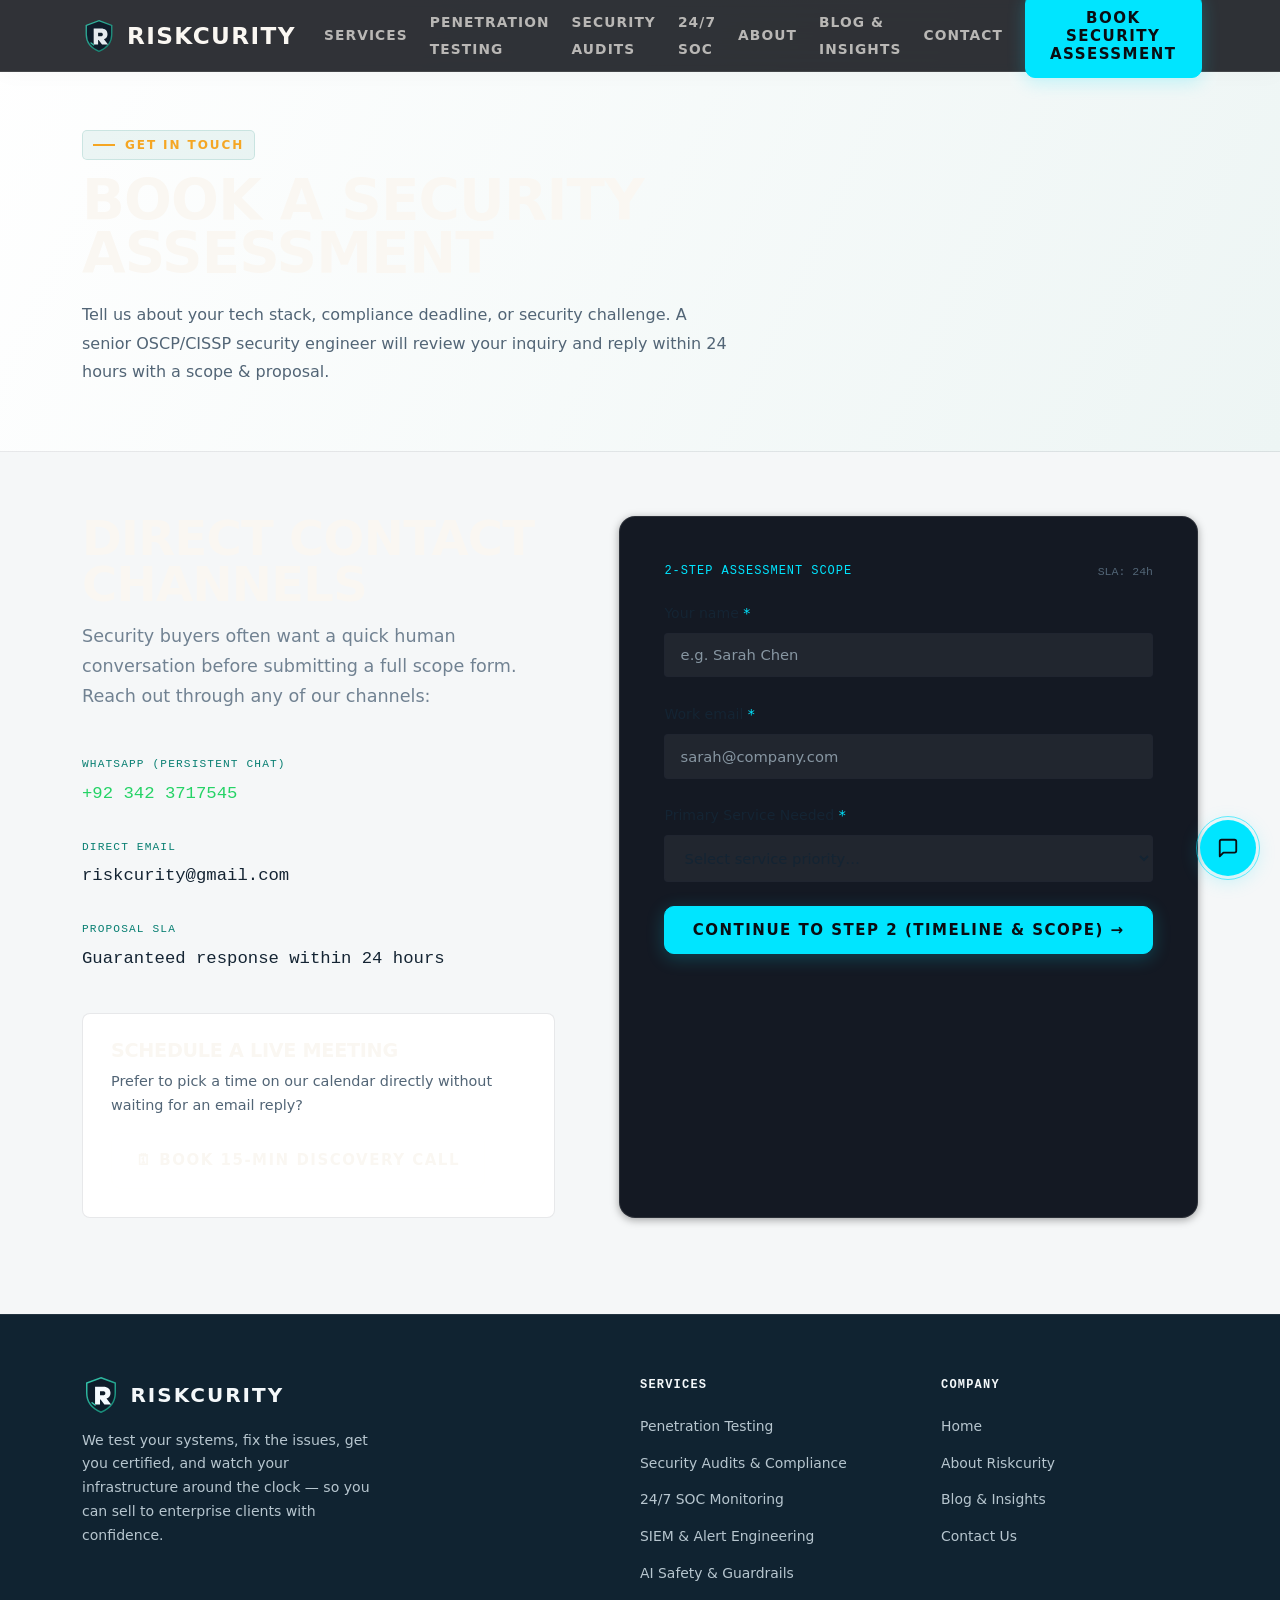
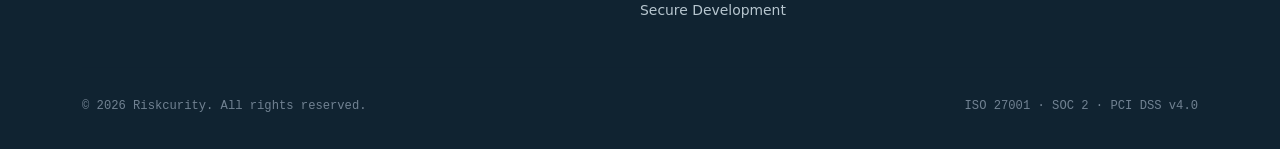
<file: contact.html>
<!DOCTYPE html>
<html lang="en">
<head>
  <meta charset="UTF-8">
  <meta name="viewport" content="width=device-width, initial-scale=1.0">
  <meta http-equiv="Content-Security-Policy" content="default-src 'self'; script-src 'self' 'unsafe-inline' https://fonts.googleapis.com; style-src 'self' 'unsafe-inline' https://fonts.googleapis.com; font-src 'self' https://fonts.gstatic.com; img-src 'self' data: https:; connect-src 'self' https://api.web3forms.com; frame-ancestors 'none'; form-action 'self' https://api.web3forms.com; base-uri 'self'; object-src 'none'; upgrade-insecure-requests;">
  <meta http-equiv="X-Content-Type-Options" content="nosniff">
  <meta name="referrer" content="strict-origin-when-cross-origin">
  <title>Contact Riskcurity — Book a Security Assessment</title>
  <meta name="description" content="Get in touch with Riskcurity security engineers. Request a penetration test quote, schedule a SOC 2 audit readiness call, or chat directly on WhatsApp (+92 342 3717545). Proposal turnaround in 24 hours.">
  <link rel="canonical" href="https://www.riskcurity.com/contact.html">
  <meta name="robots" content="index, follow">

  <!-- Favicon -->
  <link rel="icon" type="image/png" sizes="32x32" href="favicon.png">
  <link rel="shortcut icon" href="favicon.ico">

  <link rel="preconnect" href="https://fonts.googleapis.com">
  <link rel="preconnect" href="https://fonts.gstatic.com" crossorigin>
  <link href="https://fonts.googleapis.com/css2?family=IBM+Plex+Mono:wght@400;500;600&family=Inter:wght@400;500;600&family=Newsreader:ital,opsz,wght@0,6..72,400;0,6..72,500;0,6..72,600;1,6..72,400&family=Orbitron:wght@400;600;700;800&family=JetBrains+Mono:wght@400;500;600&display=swap" rel="stylesheet">
  <link rel="stylesheet" href="styles.css">
  <link rel="stylesheet" href="jarvis.css">
</head>
<body>

<header class="site-header">
  <div class="container nav-inner">
    <a href="index.html" class="nav-brand">
      <img src="riskcurity-mark.svg" alt="Riskcurity Logo" class="nav-brand-logo">
      <span>RISKCURITY</span>
    </a>
    <button id="navToggle" class="nav-toggle" aria-label="Toggle menu" aria-expanded="false">☰</button>
    <ul class="nav-list" id="navList">
      <li><a href="index.html#disciplines">Services</a></li>
      <li><a href="services/penetration-testing.html">Penetration Testing</a></li>
      <li><a href="services/security-audits.html">Security Audits</a></li>
      <li><a href="services/soc-monitoring.html">24/7 SOC</a></li>
      <li><a href="about.html">About</a></li>
      <li><a href="blog.html">Blog &amp; Insights</a></li>
      <li><a href="contact.html" style="color:var(--cyan,#00E5FF)">Contact</a></li>
      <li><button class="btn btn-primary nav-cta-modal" type="button">Book Security Assessment</button></li>
    </ul>
  </div>
  <div class="scroll-progress-track" aria-hidden="true">
    <div id="scrollProgressBar" class="scroll-progress-bar"></div>
  </div>
</header>

<!-- Mobile Sticky CTA Bar -->
<div id="stickyCta" class="sticky-cta-bar" role="complementary" aria-label="Book assessment">
  <button type="button" class="btn btn-primary sticky-cta-btn" style="flex:1;justify-content:center">
    Book Security Assessment →
  </button>
  <a href="https://wa.me/923423717545" target="_blank" rel="noopener" class="sticky-wa-btn" aria-label="WhatsApp us">
    <svg viewBox="0 0 24 24" width="22" height="22" fill="currentColor"><path d="M12.04 2c-5.46 0-9.91 4.45-9.91 9.91 0 1.75.46 3.45 1.32 4.95L2.05 22l5.25-1.38c1.45.79 3.08 1.21 4.74 1.21 5.46 0 9.91-4.45 9.91-9.91 0-2.65-1.03-5.14-2.9-7.01A9.84 9.84 0 0 0 12.04 2"/></svg>
  </a>
</div>

<main>
<section class="page-hero">
  <div class="container">
    <span class="label label--amber">Get In Touch</span>
    <h1 class="page-title">Book a Security Assessment</h1>
    <p class="page-lead">Tell us about your tech stack, compliance deadline, or security challenge. A senior OSCP/CISSP security engineer will review your inquiry and reply within 24 hours with a scope &amp; proposal.</p>
  </div>
</section>

<section class="contact-section" style="padding:4rem 0 6rem 0">
  <div class="container contact-grid">

    <div>
      <h2 class="section-title">Direct Contact Channels</h2>
      <p class="section-lead">Security buyers often want a quick human conversation before submitting a full scope form. Reach out through any of our channels:</p>

      <div class="ci-list" style="margin-bottom:2.5rem">
        <div class="ci-item">
          <span class="ci-label">WhatsApp (Persistent Chat)</span>
          <!-- EDIT: WhatsApp Link -->
          <a href="https://wa.me/923423717545" target="_blank" rel="noopener" class="ci-val" style="color:#25D366">+92 342 3717545</a>
        </div>
        <div class="ci-item">
          <span class="ci-label">Direct Email</span>
          <!-- EDIT: Email Address -->
          <a href="mailto:riskcurity@gmail.com" class="ci-val">riskcurity@gmail.com</a>
        </div>
        <div class="ci-item">
          <span class="ci-label">Proposal SLA</span>
          <span class="ci-val">Guaranteed response within 24 hours</span>
        </div>
      </div>

      <div style="background:var(--surface);padding:1.75rem;border:1px solid var(--border);border-radius:var(--r2)">
        <h3 style="font-size:1.2rem;margin-bottom:0.5rem">Schedule a Live Meeting</h3>
        <p style="font-size:0.9rem;color:var(--slate);margin-bottom:1rem">Prefer to pick a time on our calendar directly without waiting for an email reply?</p>
        <!-- EDIT: CALENDLY_URL -->
        <a href="https://calendly.com/riskcurity" target="_blank" rel="noopener" class="btn btn-ghost" style="border-color:var(--cyan,#00E5FF);color:var(--cyan,#00E5FF)">
          🗓 Book 15-Min Discovery Call
        </a>
      </div>
    </div>

    <div class="form-card">
      <form id="contactFormPage">
        <input type="checkbox" name="botcheck" style="display:none" tabindex="-1" autocomplete="off" aria-hidden="true">

        <!-- Step progress indicator -->
        <div class="form-step-indicator" aria-hidden="true">
          <div class="form-step-dot active" id="cpDot1"></div>
          <div class="form-step-dot" id="cpDot2"></div>
        </div>

        <div style="display:flex;justify-content:space-between;align-items:center;margin-bottom:1.25rem">
          <span class="mono" style="font-size:0.75rem;color:var(--cyan,#00E5FF);letter-spacing:0.08em;text-transform:uppercase">2-Step Assessment Scope</span>
          <span class="mono" style="font-size:0.72rem;color:var(--slate)">SLA: 24h</span>
        </div>

        <!-- Step 1: Name, Email, Service Needed -->
        <div id="cpStep1">
          <div class="fg">
            <label class="fl" for="fc-name-p">Your name <span style="color:var(--cyan,#00E5FF)">*</span></label>
            <input class="fi" type="text" id="fc-name-p" name="name" placeholder="e.g. Sarah Chen" maxlength="100" autocomplete="name" required>
          </div>
          <div class="fg">
            <label class="fl" for="fc-email-p">Work email <span style="color:var(--cyan,#00E5FF)">*</span></label>
            <input class="fi" type="email" id="fc-email-p" name="email" placeholder="sarah@company.com" maxlength="100" autocomplete="email" required>
          </div>
          <div class="fg" style="margin-bottom:1.5rem">
            <label class="fl" for="fc-service-p">Primary Service Needed <span style="color:var(--cyan,#00E5FF)">*</span></label>
            <select class="fsel" id="fc-service-p" name="service" required>
              <option value="" disabled selected>Select service priority…</option>
              <option value="vapt">Penetration Testing (Web App, Mobile, API)</option>
              <option value="compliance">SOC 2 / ISO 27001 / PCI DSS Audit Readiness</option>
              <option value="soc">24/7 SOC Monitoring (MDR)</option>
              <option value="ai">AI Trust &amp; Guardrails Assessment</option>
              <option value="dev">Secure Product Architecture &amp; Code Review</option>
            </select>
          </div>
          <button type="button" id="cpNext" class="btn btn-primary" style="width:100%;justify-content:center">
            Continue to Step 2 (Timeline &amp; Scope) →
          </button>
        </div>

        <!-- Step 2: Timeline, Scope Details, Phone -->
        <div id="cpStep2" style="display:none">
          <div class="fg">
            <label class="fl" for="fc-timeline-p">Timeline Requirement <span style="font-size:0.75rem;color:var(--slate);font-weight:normal">(optional)</span></label>
            <!-- Fixed: No stray asterisk, no pre-selected default -->
            <select class="fsel" id="fc-timeline-p" name="timeline">
              <option value="" disabled selected>Select your target timeline…</option>
              <option value="urgent">Urgent (Within 7 Days)</option>
              <option value="month">Within 30 Days</option>
              <option value="quarter">Next Quarter</option>
            </select>
          </div>
          <div class="fg">
            <label class="fl" for="fc-detail-p">Scope &amp; Details <span style="font-size:0.75rem;color:var(--slate);font-weight:normal">(optional)</span></label>
            <textarea class="fta" id="fc-detail-p" name="detail" rows="3" maxlength="2000" placeholder="Describe your web app stack, cloud environment, or upcoming audit deadline."></textarea>
          </div>
          <div class="fg" style="margin-bottom:1.5rem">
            <label class="fl" for="fc-phone-p">Phone / WhatsApp <span style="font-size:0.75rem;color:var(--slate);font-weight:normal">(optional)</span></label>
            <input class="fi" type="tel" id="fc-phone-p" name="phone" placeholder="+1 555 000 0000" maxlength="30" autocomplete="tel">
          </div>
          <div style="display:flex;gap:0.75rem">
            <button type="button" id="cpPrev" class="btn btn-ghost">← Back</button>
            <button type="submit" class="btn btn-primary fsub" style="flex:1;justify-content:center">Submit Request →</button>
          </div>
        </div>
      </form>

      <!-- Confirmation state -->
      <div id="contactSuccessPage" style="display:none;padding:2rem 0;text-align:center">
        <span class="label" style="background:rgba(0,229,255,0.1);padding:0.3rem 0.8rem;border-radius:12px;border:1px solid rgba(0,229,255,0.3)">Proposal Requested</span>
        <h3 style="font-family:var(--f-display);font-size:1.7rem;color:var(--fog-text);margin:1.25rem 0 0.5rem">Thank you for reaching out.</h3>
        <p style="color:var(--slate);max-width:44ch;margin:0 auto 1.5rem;font-size:0.95rem">
          A senior security engineer will review your scope and email a custom proposal within <strong>24 business hours</strong>.
        </p>
        <div style="background:rgba(5,10,20,0.6);border:1px solid rgba(0,229,255,0.15);border-radius:10px;padding:1.25rem;max-width:380px;margin:0 auto">
          <p style="font-size:0.85rem;color:var(--slate);margin-bottom:0.75rem">Want to schedule a call directly right now?</p>
          <!-- EDIT: CALENDLY_URL -->
          <a href="https://calendly.com/riskcurity" target="_blank" rel="noopener" class="btn btn-ghost" style="width:100%;justify-content:center;border-color:var(--cyan,#00E5FF);color:var(--cyan,#00E5FF)">
            🗓 Book 15-Min Discovery Call
          </a>
        </div>
      </div>
    </div>

  </div>
</section>
</main>

<footer class="site-footer">
  <div class="container">
    <div class="footer-grid">
      <div>
        <div class="footer-brand-wrap">
          <img src="riskcurity-mark.svg" alt="Riskcurity Logo" class="footer-brand-logo">
          <div class="footer-brand-name">RISKCURITY</div>
        </div>
        <p class="footer-brand-desc">We test your systems, fix the issues, get you certified, and watch your infrastructure around the clock — so you can sell to enterprise clients with confidence.</p>
      </div>
      <div>
        <div class="footer-col-title">Services</div>
        <ul class="footer-links">
          <li><a href="services/penetration-testing.html">Penetration Testing</a></li>
          <li><a href="services/security-audits.html">Security Audits &amp; Compliance</a></li>
          <li><a href="services/soc-monitoring.html">24/7 SOC Monitoring</a></li>
          <li><a href="index.html#disciplines">SIEM &amp; Alert Engineering</a></li>
          <li><a href="index.html#disciplines">AI Safety &amp; Guardrails</a></li>
          <li><a href="index.html#disciplines">Secure Development</a></li>
        </ul>
      </div>
      <div>
        <div class="footer-col-title">Company</div>
        <ul class="footer-links">
          <li><a href="index.html">Home</a></li>
          <li><a href="about.html">About Riskcurity</a></li>
          <li><a href="blog.html">Blog &amp; Insights</a></li>
          <li><a href="contact.html">Contact Us</a></li>
        </ul>
      </div>
    </div>
    <div class="footer-bottom">
      <span>© 2026 Riskcurity. All rights reserved.</span>
      <span class="mono">ISO 27001 · SOC 2 · PCI DSS v4.0</span>
    </div>
  </div>
</footer>

<!-- ────────────── FLOATING CONTACT LAUNCHER ────────────── -->
<div class="contact-fab" id="contactFab">
  <div class="contact-fab-panel" id="contactFabPanel" role="dialog" aria-label="Quick contact options">
    <div style="display:flex;justify-content:space-between;align-items:center;padding:0.6rem 0.85rem;border-bottom:1px solid rgba(0,229,255,0.15);margin-bottom:0.4rem">
      <span style="font-family:var(--f-mono);font-size:0.72rem;letter-spacing:0.08em;color:var(--cyan,#00E5FF);text-transform:uppercase">Quick Connect</span>
      <button id="contactFabClose" style="background:none;border:none;color:var(--slate);cursor:pointer;font-size:0.9rem" aria-label="Close panel">✕</button>
    </div>
    <button type="button" class="contact-fab-option js-open-contact-modal">
      <svg viewBox="0 0 24 24"><path d="M14 2H6a2 2 0 0 0-2 2v16a2 2 0 0 0 2 2h12a2 2 0 0 0 2-2V8z"/><polyline points="14 2 14 8 20 8"/><line x1="16" y1="13" x2="8" y2="13"/><line x1="16" y1="17" x2="8" y2="17"/></svg>
      <span>Book an assessment</span>
    </button>
    <!-- EDIT: WhatsApp Link -->
    <a href="https://wa.me/923423717545" target="_blank" rel="noopener" class="contact-fab-option">
      <svg viewBox="0 0 24 24" style="stroke:none;fill:#25D366"><path d="M12.04 2c-5.46 0-9.91 4.45-9.91 9.91 0 1.75.46 3.45 1.32 4.95L2.05 22l5.25-1.38c1.45.79 3.08 1.21 4.74 1.21 5.46 0 9.91-4.45 9.91-9.91 0-2.65-1.03-5.14-2.9-7.01A9.84 9.84 0 0 0 12.04 2m.01 1.67c4.54 0 8.24 3.7 8.24 8.24 0 2.2-.86 4.27-2.42 5.82a8.19 8.19 0 0 1-5.82 2.42c-1.44 0-2.85-.38-4.09-1.11l-.29-.17-3.04.8 1.05-2.96-.19-.3a8.19 8.19 0 0 1-1.25-4.32c0-4.54 3.7-8.24 8.24-8.24m4.53 11.53c-.25-.13-1.47-.72-1.7-.81-.23-.08-.4-.13-.57.13-.17.25-.66.81-.81.98-.15.17-.3.19-.55.06-.25-.13-1.05-.39-2-1.23-.74-.66-1.24-1.47-1.39-1.72-.15-.25-.02-.38.11-.5.11-.11.25-.29.38-.44.13-.15.17-.25.25-.42.08-.17.04-.32-.02-.44-.06-.13-.57-1.37-.78-1.87-.2-.49-.41-.42-.57-.43h-.49c-.17 0-.44.06-.67.31-.23.25-.88.86-.88 2.1 0 1.24.9 2.44 1.03 2.61.13.17 1.77 2.71 4.29 3.8.6.26 1.07.41 1.44.53.6.19 1.15.16 1.58.1.48-.07 1.47-.6 1.68-1.18.21-.58.21-1.07.15-1.18-.06-.11-.23-.18-.48-.31z"/></svg>
      <span>WhatsApp us</span>
    </a>
    <!-- EDIT: Email Link -->
    <a href="mailto:riskcurity@gmail.com" class="contact-fab-option">
      <svg viewBox="0 0 24 24"><path d="M4 4h16c1.1 0 2 .9 2 2v12c0 1.1-.9 2-2 2H4c-1.1 0-2-.9-2-2V6c0-1.1.9-2 2-2z"/><polyline points="22,6 12,13 2,6"/></svg>
      <span>Email us</span>
    </a>
  </div>
  <button class="contact-fab-btn" id="contactFabBtn" type="button" aria-label="Open contact launcher" aria-expanded="false">
    <svg viewBox="0 0 24 24" width="22" height="22" fill="none" stroke="currentColor" stroke-width="2" stroke-linecap="round" stroke-linejoin="round">
      <path d="M21 15a2 2 0 0 1-2 2H7l-4 4V5a2 2 0 0 1 2-2h14a2 2 0 0 1 2 2z"/>
    </svg>
  </button>
</div>

<!-- ────────────── 2-STEP CONTACT MODAL ────────────── -->
<div id="contactModalOverlay" class="form-modal-overlay" role="dialog" aria-modal="true" aria-labelledby="modalTitle">
  <div class="form-modal">
    <button id="contactModalClose" class="lm-close" aria-label="Close modal" style="top:1.25rem;right:1.25rem">✕</button>

    <div class="form-step-indicator" aria-hidden="true">
      <div class="form-step-dot active" id="cmDot1"></div>
      <div class="form-step-dot" id="cmDot2"></div>
    </div>

    <div style="display:flex;justify-content:space-between;align-items:center;margin-bottom:1.25rem">
      <span class="mono" style="font-size:0.75rem;color:var(--cyan,#00E5FF);letter-spacing:0.08em;text-transform:uppercase" id="cmStepLabel">Step 1 of 2</span>
      <span class="mono" style="font-size:0.72rem;color:var(--slate)">24h SLA</span>
    </div>

    <h3 id="modalTitle" style="font-family:var(--f-display);font-size:1.45rem;color:var(--fog-text);margin-bottom:0.4rem">Book a Security Assessment</h3>
    <p style="font-size:0.88rem;color:var(--slate);margin-bottom:1.5rem">Tell us about your systems or upcoming audit. We'll send a custom scope &amp; proposal within 24 hours.</p>

    <form id="cmForm">
      <input type="checkbox" name="botcheck" style="display:none" tabindex="-1" autocomplete="off" aria-hidden="true">

      <!-- Step 1 -->
      <div id="cmStep1">
        <div class="fg">
          <label class="fl" for="cm-name">Your Name <span style="color:var(--cyan,#00E5FF)">*</span></label>
          <input class="fi" type="text" id="cm-name" name="name" placeholder="e.g. Sarah Chen" maxlength="100" autocomplete="name" required>
        </div>
        <div class="fg">
          <label class="fl" for="cm-email">Work Email <span style="color:var(--cyan,#00E5FF)">*</span></label>
          <input class="fi" type="email" id="cm-email" name="email" placeholder="sarah@company.com" maxlength="100" autocomplete="email" required>
        </div>
        <div class="fg" style="margin-bottom:1.75rem">
          <label class="fl" for="cm-service">Service Needed <span style="color:var(--cyan,#00E5FF)">*</span></label>
          <select class="fsel" id="cm-service" name="service" required>
            <option value="" disabled selected>Select priority…</option>
            <option value="vapt">Penetration Testing (Web App, Mobile, API)</option>
            <option value="compliance">SOC 2 / ISO 27001 / PCI DSS Audit Readiness</option>
            <option value="soc">24/7 SOC Monitoring (MDR)</option>
            <option value="ai">AI Trust &amp; Guardrails Assessment</option>
            <option value="dev">Secure Product Architecture</option>
          </select>
        </div>
        <button type="button" id="cmNext" class="btn btn-primary" style="width:100%;justify-content:center">
          Continue to Timeline &amp; Scope →
        </button>
      </div>

      <!-- Step 2 -->
      <div id="cmStep2" style="display:none">
        <div class="fg">
          <label class="fl" for="cm-timeline">When do you need this by? <span style="font-size:0.75rem;color:var(--slate);font-weight:normal">(optional)</span></label>
          <select class="fsel" id="cm-timeline" name="timeline">
            <option value="" disabled selected>Select target timeline…</option>
            <option value="urgent">Urgent (Within 7 Days)</option>
            <option value="month">Within 30 Days</option>
            <option value="quarter">Next Quarter</option>
          </select>
        </div>
        <div class="fg">
          <label class="fl" for="cm-detail">Brief description <span style="font-size:0.75rem;color:var(--slate);font-weight:normal">(optional)</span></label>
          <textarea class="fta" id="cm-detail" name="detail" rows="3" maxlength="2000" placeholder="Tech stack, cloud provider, or audit deadline."></textarea>
        </div>
        <div class="fg" style="margin-bottom:1.75rem">
          <label class="fl" for="cm-phone">Phone / WhatsApp <span style="font-size:0.75rem;color:var(--slate);font-weight:normal">(optional)</span></label>
          <input class="fi" type="tel" id="cm-phone" name="phone" placeholder="+1 555 000 0000" maxlength="30" autocomplete="tel">
        </div>
        <div style="display:flex;gap:0.75rem">
          <button type="button" id="cmPrev" class="btn btn-ghost">← Back</button>
          <button type="submit" class="btn btn-primary" style="flex:1;justify-content:center">Send Request →</button>
        </div>
      </div>
    </form>

    <!-- Modal Success -->
    <div id="cmSuccess" style="display:none;text-align:center;padding:1.5rem 0">
      <span class="label" style="background:rgba(0,229,255,0.1);padding:0.3rem 0.8rem;border-radius:12px;border:1px solid rgba(0,229,255,0.3)">Confirmed</span>
      <h3 style="font-family:var(--f-display);font-size:1.5rem;color:var(--fog-text);margin:1.25rem 0 0.5rem">We're on it.</h3>
      <p style="color:var(--slate);font-size:0.92rem;margin-bottom:1.5rem">
        A senior engineer will review your scope and reply to your email within <strong>24 business hours</strong>.
      </p>
      <div style="background:rgba(5,10,20,0.6);border:1px solid rgba(0,229,255,0.15);border-radius:10px;padding:1.25rem">
        <p style="font-size:0.85rem;color:var(--slate);margin-bottom:0.75rem">Want to speak right away? Book a time directly:</p>
        <!-- EDIT: CALENDLY_URL -->
        <a href="https://calendly.com/riskcurity" target="_blank" rel="noopener" class="btn btn-ghost" style="width:100%;justify-content:center;border-color:var(--cyan,#00E5FF);color:var(--cyan,#00E5FF)">
          🗓 Book 15-Min Discovery Call
        </a>
      </div>
    </div>
  </div>
</div>

<script src="script.js"></script>
</body>
</html>
</file>
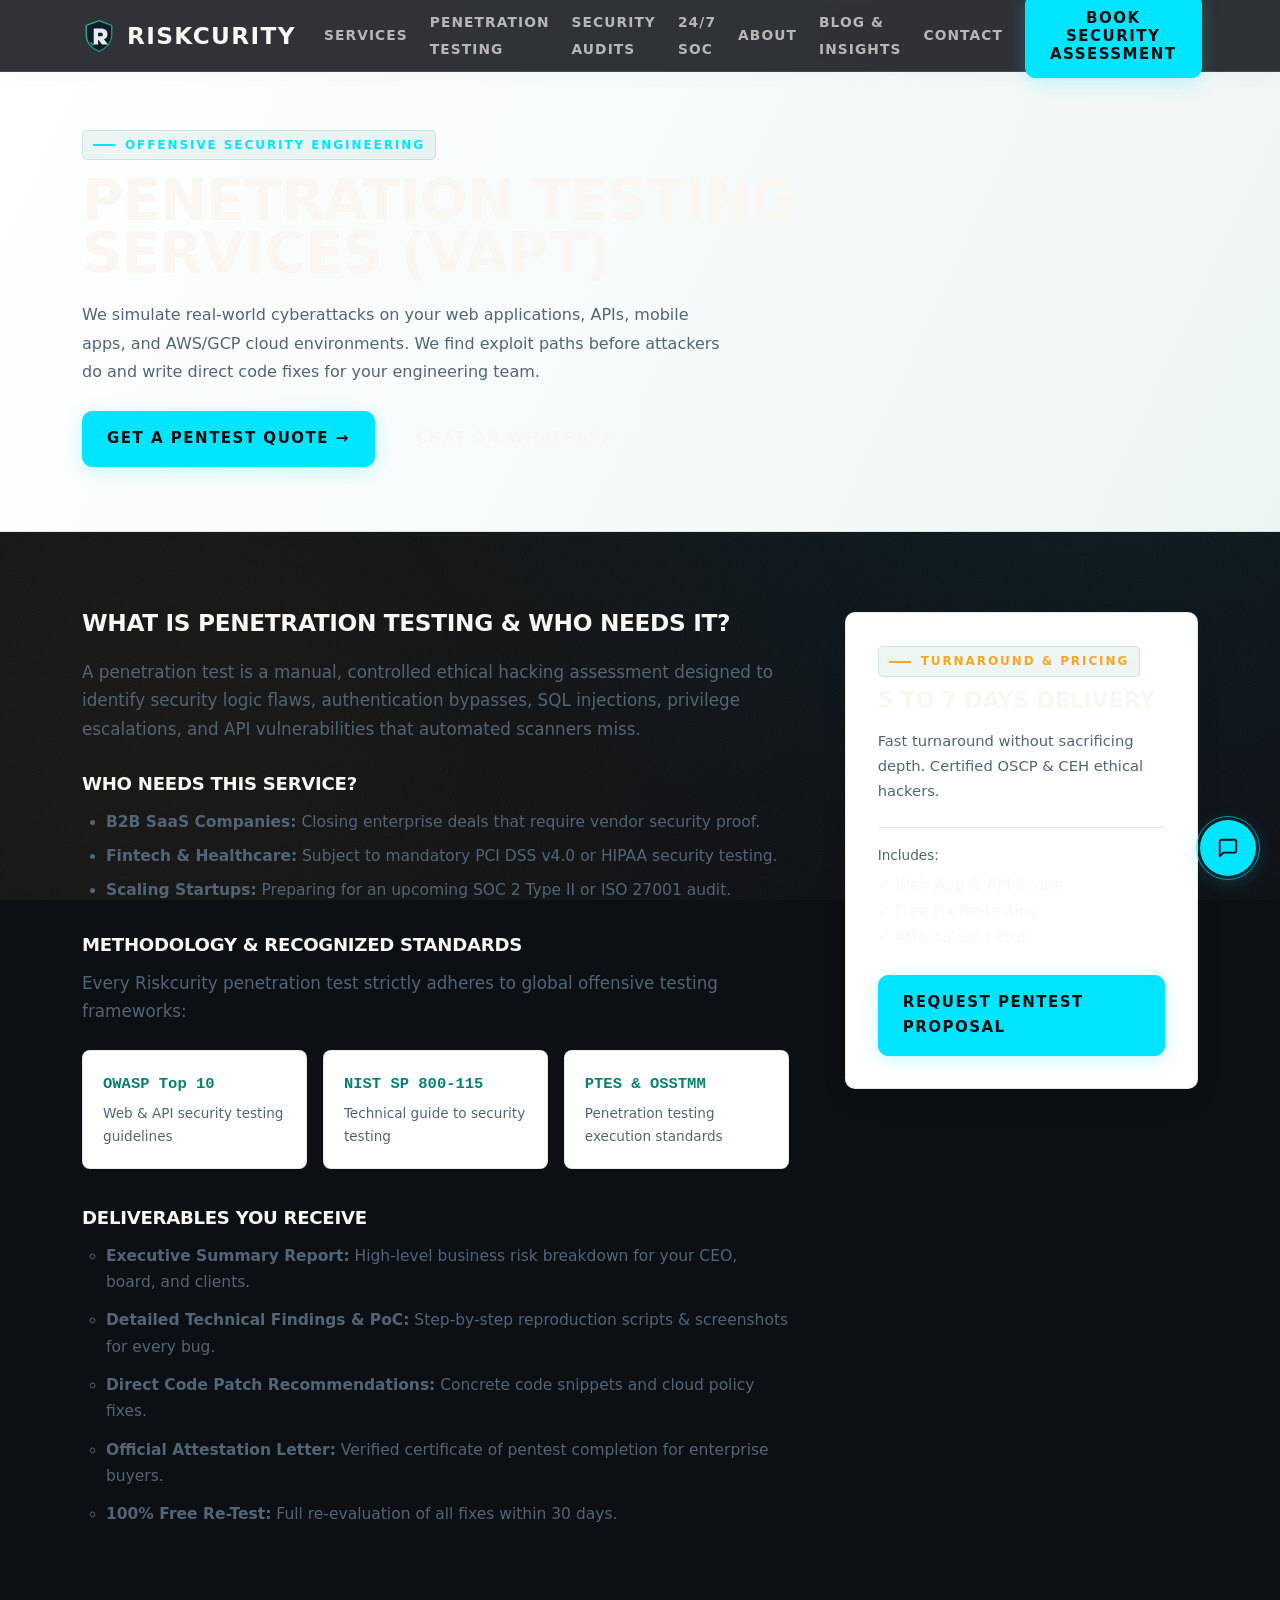
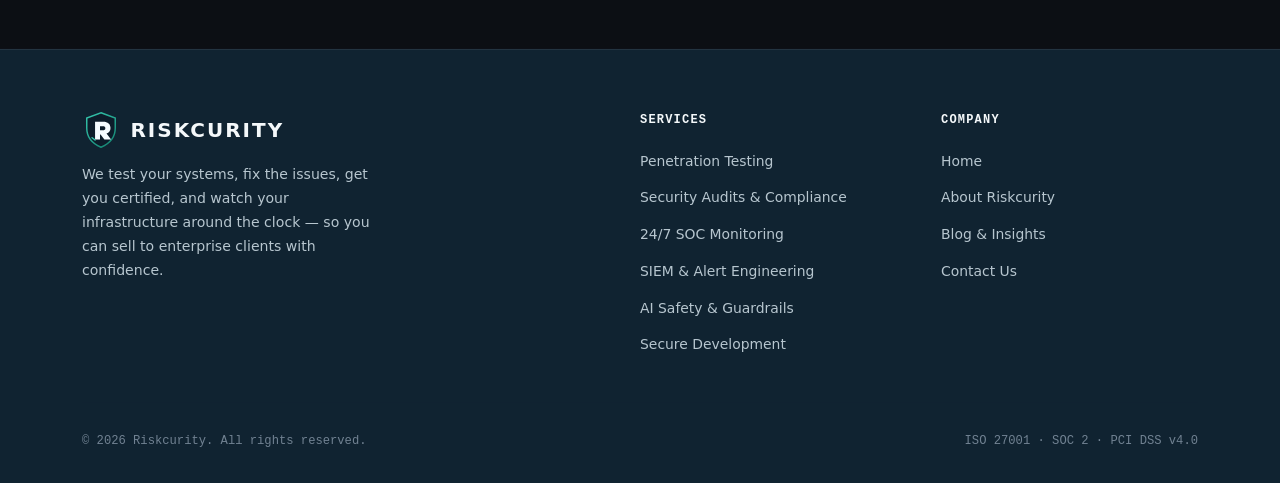
<file: services/penetration-testing.html>
<!DOCTYPE html>
<html lang="en">
<head>
  <meta charset="UTF-8">
  <meta name="viewport" content="width=device-width, initial-scale=1.0">
  <meta http-equiv="Content-Security-Policy" content="default-src 'self'; script-src 'self' 'unsafe-inline' https://fonts.googleapis.com; style-src 'self' 'unsafe-inline' https://fonts.googleapis.com; font-src 'self' https://fonts.gstatic.com; img-src 'self' data: https:; connect-src 'self' https://api.web3forms.com; frame-ancestors 'none'; form-action 'self' https://api.web3forms.com; base-uri 'self'; object-src 'none'; upgrade-insecure-requests;">
  <meta http-equiv="X-Content-Type-Options" content="nosniff">
  <meta name="referrer" content="strict-origin-when-cross-origin">
  <title>Penetration Testing Services (VAPT) — Riskcurity</title>
  <meta name="description" content="Find security vulnerabilities before attackers do. Professional penetration testing for web apps, APIs, mobile apps, and cloud infrastructure by OSCP certified ethical hackers. Delivered in 5-7 days with free re-testing.">
  <link rel="canonical" href="https://www.riskcurity.com/services/penetration-testing.html">
  <meta name="robots" content="index, follow">

  <!-- Favicon -->
  <link rel="icon" type="image/png" sizes="32x32" href="../favicon.png">
  <link rel="shortcut icon" href="../favicon.ico">

  <link rel="preconnect" href="https://fonts.googleapis.com">
  <link rel="preconnect" href="https://fonts.gstatic.com" crossorigin>
  <link href="https://fonts.googleapis.com/css2?family=IBM+Plex+Mono:wght@400;500;600&family=Inter:wght@400;500;600&family=Newsreader:ital,opsz,wght@0,6..72,400;0,6..72,500;0,6..72,600;1,6..72,400&family=Orbitron:wght@400;600;700;800&family=JetBrains+Mono:wght@400;500;600&display=swap" rel="stylesheet">
  <link rel="stylesheet" href="../styles.css">
  <link rel="stylesheet" href="../jarvis.css">
</head>
<body>

<header class="site-header">
  <div class="container nav-inner">
    <a href="../index.html" class="nav-brand">
      <img src="../riskcurity-mark.svg" alt="Riskcurity Logo" class="nav-brand-logo">
      <span>RISKCURITY</span>
    </a>
    <button id="navToggle" class="nav-toggle" aria-label="Toggle menu" aria-expanded="false">☰</button>
    <ul class="nav-list" id="navList">
      <li><a href="../index.html#disciplines">Services</a></li>
      <li><a href="../services/penetration-testing.html" style="color:var(--cyan,#00E5FF)">Penetration Testing</a></li>
      <li><a href="../services/security-audits.html">Security Audits</a></li>
      <li><a href="../services/soc-monitoring.html">24/7 SOC</a></li>
      <li><a href="../about.html">About</a></li>
      <li><a href="../blog.html">Blog &amp; Insights</a></li>
      <li><a href="../contact.html">Contact</a></li>
      <li><button class="btn btn-primary nav-cta-modal" type="button">Book Security Assessment</button></li>
    </ul>
  </div>
  <div class="scroll-progress-track" aria-hidden="true">
    <div id="scrollProgressBar" class="scroll-progress-bar"></div>
  </div>
</header>

<!-- Mobile Sticky CTA Bar -->
<div id="stickyCta" class="sticky-cta-bar" role="complementary" aria-label="Book assessment">
  <button type="button" class="btn btn-primary sticky-cta-btn" style="flex:1;justify-content:center">
    Book Security Assessment →
  </button>
  <a href="https://wa.me/923423717545" target="_blank" rel="noopener" class="sticky-wa-btn" aria-label="WhatsApp us">
    <svg viewBox="0 0 24 24" width="22" height="22" fill="currentColor"><path d="M12.04 2c-5.46 0-9.91 4.45-9.91 9.91 0 1.75.46 3.45 1.32 4.95L2.05 22l5.25-1.38c1.45.79 3.08 1.21 4.74 1.21 5.46 0 9.91-4.45 9.91-9.91 0-2.65-1.03-5.14-2.9-7.01A9.84 9.84 0 0 0 12.04 2"/></svg>
  </a>
</div>

<main>
<section class="page-hero">
  <div class="container">
    <span class="label">Offensive Security Engineering</span>
    <h1 class="page-title">Penetration Testing Services (VAPT)</h1>
    <p class="page-lead">We simulate real-world cyberattacks on your web applications, APIs, mobile apps, and AWS/GCP cloud environments. We find exploit paths before attackers do and write direct code fixes for your engineering team.</p>
    <div style="display:flex;gap:1rem;margin-top:1.5rem;flex-wrap:wrap">
      <a href="../contact.html" class="btn btn-primary">Get a Pentest Quote →</a>
      <a href="https://wa.me/923423717545" target="_blank" class="btn btn-ghost" style="color:#25D366;border-color:#25D366">Chat on WhatsApp</a>
    </div>
  </div>
</section>

<section class="subpage-sec">
  <div class="container subpage-grid">
    <div>
      <h2 style="margin-bottom:1.5rem">What Is Penetration Testing &amp; Who Needs It?</h2>
      <p style="margin-bottom:1.5rem">A penetration test is a manual, controlled ethical hacking assessment designed to identify security logic flaws, authentication bypasses, SQL injections, privilege escalations, and API vulnerabilities that automated scanners miss.</p>
      
      <h3 style="margin:2rem 0 1rem 0">Who Needs This Service?</h3>
      <ul style="list-style:disc;padding-left:1.5rem;color:var(--slate);display:flex;flex-direction:column;gap:0.5rem;margin-bottom:2rem">
        <li><strong>B2B SaaS Companies:</strong> Closing enterprise deals that require vendor security proof.</li>
        <li><strong>Fintech &amp; Healthcare:</strong> Subject to mandatory PCI DSS v4.0 or HIPAA security testing.</li>
        <li><strong>Scaling Startups:</strong> Preparing for an upcoming SOC 2 Type II or ISO 27001 audit.</li>
      </ul>

      <h3 style="margin:2rem 0 1rem 0">Methodology &amp; Recognized Standards</h3>
      <p style="margin-bottom:1.5rem">Every Riskcurity penetration test strictly adheres to global offensive testing frameworks:</p>
      <div style="display:grid;grid-template-columns:repeat(auto-fit,minmax(220px,1fr));gap:1rem;margin-bottom:2.5rem">
        <div style="background:var(--surface);padding:1.25rem;border:1px solid var(--border);border-radius:var(--r2)">
          <div class="mono" style="color:var(--teal);font-weight:600">OWASP Top 10</div>
          <div style="font-size:0.85rem;color:var(--slate);margin-top:0.3rem">Web &amp; API security testing guidelines</div>
        </div>
        <div style="background:var(--surface);padding:1.25rem;border:1px solid var(--border);border-radius:var(--r2)">
          <div class="mono" style="color:var(--teal);font-weight:600">NIST SP 800-115</div>
          <div style="font-size:0.85rem;color:var(--slate);margin-top:0.3rem">Technical guide to security testing</div>
        </div>
        <div style="background:var(--surface);padding:1.25rem;border:1px solid var(--border);border-radius:var(--r2)">
          <div class="mono" style="color:var(--teal);font-weight:600">PTES &amp; OSSTMM</div>
          <div style="font-size:0.85rem;color:var(--slate);margin-top:0.3rem">Penetration testing execution standards</div>
        </div>
      </div>

      <h3 style="margin:2rem 0 1rem 0">Deliverables You Receive</h3>
      <ul style="list-style:circle;padding-left:1.5rem;color:var(--slate);display:flex;flex-direction:column;gap:0.75rem;margin-bottom:2.5rem">
        <li><strong>Executive Summary Report:</strong> High-level business risk breakdown for your CEO, board, and clients.</li>
        <li><strong>Detailed Technical Findings &amp; PoC:</strong> Step-by-step reproduction scripts &amp; screenshots for every bug.</li>
        <li><strong>Direct Code Patch Recommendations:</strong> Concrete code snippets and cloud policy fixes.</li>
        <li><strong>Official Attestation Letter:</strong> Verified certificate of pentest completion for enterprise buyers.</li>
        <li><strong>100% Free Re-Test:</strong> Full re-evaluation of all fixes within 30 days.</li>
      </ul>
    </div>

    <div>
      <div class="sidebar-card">
        <span class="label label--amber">Turnaround &amp; Pricing</span>
        <h3 style="font-size:1.4rem;margin-bottom:1rem">5 to 7 Days Delivery</h3>
        <p style="font-size:0.92rem;color:var(--slate);margin-bottom:1.5rem">Fast turnaround without sacrificing depth. Certified OSCP &amp; CEH ethical hackers.</p>
        <div style="border-top:1px solid var(--border);padding-top:1rem;margin-bottom:1.5rem">
          <div style="font-size:0.85rem;color:var(--slate)">Includes:</div>
          <div style="font-weight:500;margin-top:0.3rem">✓ Web App &amp; API Scope</div>
          <div style="font-weight:500">✓ Free Fix Re-testing</div>
          <div style="font-weight:500">✓ Attestation Letter</div>
        </div>
        <a href="../contact.html" class="btn btn-primary" style="width:100%;justify-content:center">Request Pentest Proposal</a>
      </div>
    </div>
  </div>
</section>
</main>

<footer class="site-footer">
  <div class="container">
    <div class="footer-grid">
      <div>
        <div class="footer-brand-wrap">
          <img src="../riskcurity-mark.svg" alt="Riskcurity Logo" class="footer-brand-logo">
          <div class="footer-brand-name">RISKCURITY</div>
        </div>
        <p class="footer-brand-desc">We test your systems, fix the issues, get you certified, and watch your infrastructure around the clock — so you can sell to enterprise clients with confidence.</p>
      </div>
      <div>
        <div class="footer-col-title">Services</div>
        <ul class="footer-links">
          <li><a href="../services/penetration-testing.html">Penetration Testing</a></li>
          <li><a href="../services/security-audits.html">Security Audits &amp; Compliance</a></li>
          <li><a href="../services/soc-monitoring.html">24/7 SOC Monitoring</a></li>
          <li><a href="../index.html#disciplines">SIEM &amp; Alert Engineering</a></li>
          <li><a href="../index.html#disciplines">AI Safety &amp; Guardrails</a></li>
          <li><a href="../index.html#disciplines">Secure Development</a></li>
        </ul>
      </div>
      <div>
        <div class="footer-col-title">Company</div>
        <ul class="footer-links">
          <li><a href="../index.html">Home</a></li>
          <li><a href="../about.html">About Riskcurity</a></li>
          <li><a href="../blog.html">Blog &amp; Insights</a></li>
          <li><a href="../contact.html">Contact Us</a></li>
        </ul>
      </div>
    </div>
    <div class="footer-bottom">
      <span>© 2026 Riskcurity. All rights reserved.</span>
      <span class="mono">ISO 27001 · SOC 2 · PCI DSS v4.0</span>
    </div>
  </div>
</footer>

<!-- ────────────── FLOATING CONTACT LAUNCHER ────────────── -->
<div class="contact-fab" id="contactFab">
  <div class="contact-fab-panel" id="contactFabPanel" role="dialog" aria-label="Quick contact options">
    <div style="display:flex;justify-content:space-between;align-items:center;padding:0.6rem 0.85rem;border-bottom:1px solid rgba(0,229,255,0.15);margin-bottom:0.4rem">
      <span style="font-family:var(--f-mono);font-size:0.72rem;letter-spacing:0.08em;color:var(--cyan,#00E5FF);text-transform:uppercase">Quick Connect</span>
      <button id="contactFabClose" style="background:none;border:none;color:var(--slate);cursor:pointer;font-size:0.9rem" aria-label="Close panel">✕</button>
    </div>
    <button type="button" class="contact-fab-option js-open-contact-modal">
      <svg viewBox="0 0 24 24"><path d="M14 2H6a2 2 0 0 0-2 2v16a2 2 0 0 0 2 2h12a2 2 0 0 0 2-2V8z"/><polyline points="14 2 14 8 20 8"/><line x1="16" y1="13" x2="8" y2="13"/><line x1="16" y1="17" x2="8" y2="17"/></svg>
      <span>Book an assessment</span>
    </button>
    <a href="https://wa.me/923423717545" target="_blank" rel="noopener" class="contact-fab-option">
      <svg viewBox="0 0 24 24" style="stroke:none;fill:#25D366"><path d="M12.04 2c-5.46 0-9.91 4.45-9.91 9.91 0 1.75.46 3.45 1.32 4.95L2.05 22l5.25-1.38c1.45.79 3.08 1.21 4.74 1.21 5.46 0 9.91-4.45 9.91-9.91 0-2.65-1.03-5.14-2.9-7.01A9.84 9.84 0 0 0 12.04 2m.01 1.67c4.54 0 8.24 3.7 8.24 8.24 0 2.2-.86 4.27-2.42 5.82a8.19 8.19 0 0 1-5.82 2.42c-1.44 0-2.85-.38-4.09-1.11l-.29-.17-3.04.8 1.05-2.96-.19-.3a8.19 8.19 0 0 1-1.25-4.32c0-4.54 3.7-8.24 8.24-8.24m4.53 11.53c-.25-.13-1.47-.72-1.7-.81-.23-.08-.4-.13-.57.13-.17.25-.66.81-.81.98-.15.17-.3.19-.55.06-.25-.13-1.05-.39-2-1.23-.74-.66-1.24-1.47-1.39-1.72-.15-.25-.02-.38.11-.5.11-.11.25-.29.38-.44.13-.15.17-.25.25-.42.08-.17.04-.32-.02-.44-.06-.13-.57-1.37-.78-1.87-.2-.49-.41-.42-.57-.43h-.49c-.17 0-.44.06-.67.31-.23.25-.88.86-.88 2.1 0 1.24.9 2.44 1.03 2.61.13.17 1.77 2.71 4.29 3.8.6.26 1.07.41 1.44.53.6.19 1.15.16 1.58.1.48-.07 1.47-.6 1.68-1.18.21-.58.21-1.07.15-1.18-.06-.11-.23-.18-.48-.31z"/></svg>
      <span>WhatsApp us</span>
    </a>
    <a href="mailto:riskcurity@gmail.com" class="contact-fab-option">
      <svg viewBox="0 0 24 24"><path d="M4 4h16c1.1 0 2 .9 2 2v12c0 1.1-.9 2-2 2H4c-1.1 0-2-.9-2-2V6c0-1.1.9-2 2-2z"/><polyline points="22,6 12,13 2,6"/></svg>
      <span>Email us</span>
    </a>
  </div>
  <button class="contact-fab-btn" id="contactFabBtn" type="button" aria-label="Open contact launcher" aria-expanded="false">
    <svg viewBox="0 0 24 24" width="22" height="22" fill="none" stroke="currentColor" stroke-width="2" stroke-linecap="round" stroke-linejoin="round">
      <path d="M21 15a2 2 0 0 1-2 2H7l-4 4V5a2 2 0 0 1 2-2h14a2 2 0 0 1 2 2z"/>
    </svg>
  </button>
</div>

<!-- ────────────── 2-STEP CONTACT MODAL ────────────── -->
<div id="contactModalOverlay" class="form-modal-overlay" role="dialog" aria-modal="true" aria-labelledby="modalTitle">
  <div class="form-modal">
    <button id="contactModalClose" class="lm-close" aria-label="Close modal" style="top:1.25rem;right:1.25rem">✕</button>

    <div class="form-step-indicator" aria-hidden="true">
      <div class="form-step-dot active" id="cmDot1"></div>
      <div class="form-step-dot" id="cmDot2"></div>
    </div>

    <div style="display:flex;justify-content:space-between;align-items:center;margin-bottom:1.25rem">
      <span class="mono" style="font-size:0.75rem;color:var(--cyan,#00E5FF);letter-spacing:0.08em;text-transform:uppercase" id="cmStepLabel">Step 1 of 2</span>
      <span class="mono" style="font-size:0.72rem;color:var(--slate)">24h SLA</span>
    </div>

    <h3 id="modalTitle" style="font-family:var(--f-display);font-size:1.45rem;color:var(--fog-text);margin-bottom:0.4rem">Book a Security Assessment</h3>
    <p style="font-size:0.88rem;color:var(--slate);margin-bottom:1.5rem">Tell us about your systems or upcoming audit. We'll send a custom scope &amp; proposal within 24 hours.</p>

    <form id="cmForm">
      <input type="checkbox" name="botcheck" style="display:none" tabindex="-1" autocomplete="off" aria-hidden="true">

      <!-- Step 1 -->
      <div id="cmStep1">
        <div class="fg">
          <label class="fl" for="cm-name">Your Name <span style="color:var(--cyan,#00E5FF)">*</span></label>
          <input class="fi" type="text" id="cm-name" name="name" placeholder="e.g. Sarah Chen" maxlength="100" autocomplete="name" required>
        </div>
        <div class="fg">
          <label class="fl" for="cm-email">Work Email <span style="color:var(--cyan,#00E5FF)">*</span></label>
          <input class="fi" type="email" id="cm-email" name="email" placeholder="sarah@company.com" maxlength="100" autocomplete="email" required>
        </div>
        <div class="fg" style="margin-bottom:1.75rem">
          <label class="fl" for="cm-service">Service Needed <span style="color:var(--cyan,#00E5FF)">*</span></label>
          <select class="fsel" id="cm-service" name="service" required>
            <option value="" disabled>Select priority…</option>
            <option value="vapt" selected>Penetration Testing (Web App, Mobile, API)</option>
            <option value="compliance">SOC 2 / ISO 27001 / PCI DSS Audit Readiness</option>
            <option value="soc">24/7 SOC Monitoring (MDR)</option>
            <option value="ai">AI Trust &amp; Guardrails Assessment</option>
            <option value="dev">Secure Product Architecture</option>
          </select>
        </div>
        <button type="button" id="cmNext" class="btn btn-primary" style="width:100%;justify-content:center">
          Continue to Timeline &amp; Scope →
        </button>
      </div>

      <!-- Step 2 -->
      <div id="cmStep2" style="display:none">
        <div class="fg">
          <label class="fl" for="cm-timeline">When do you need this by? <span style="font-size:0.75rem;color:var(--slate);font-weight:normal">(optional)</span></label>
          <select class="fsel" id="cm-timeline" name="timeline">
            <option value="" disabled selected>Select target timeline…</option>
            <option value="urgent">Urgent (Within 7 Days)</option>
            <option value="month">Within 30 Days</option>
            <option value="quarter">Next Quarter</option>
          </select>
        </div>
        <div class="fg">
          <label class="fl" for="cm-detail">Brief description <span style="font-size:0.75rem;color:var(--slate);font-weight:normal">(optional)</span></label>
          <textarea class="fta" id="cm-detail" name="detail" rows="3" maxlength="2000" placeholder="Tech stack, cloud provider, or audit deadline."></textarea>
        </div>
        <div class="fg" style="margin-bottom:1.75rem">
          <label class="fl" for="cm-phone">Phone / WhatsApp <span style="font-size:0.75rem;color:var(--slate);font-weight:normal">(optional)</span></label>
          <input class="fi" type="tel" id="cm-phone" name="phone" placeholder="+1 555 000 0000" maxlength="30" autocomplete="tel">
        </div>
        <div style="display:flex;gap:0.75rem">
          <button type="button" id="cmPrev" class="btn btn-ghost">← Back</button>
          <button type="submit" class="btn btn-primary" style="flex:1;justify-content:center">Send Request →</button>
        </div>
      </div>
    </form>

    <!-- Modal Success -->
    <div id="cmSuccess" style="display:none;text-align:center;padding:1.5rem 0">
      <span class="label" style="background:rgba(0,229,255,0.1);padding:0.3rem 0.8rem;border-radius:12px;border:1px solid rgba(0,229,255,0.3)">Confirmed</span>
      <h3 style="font-family:var(--f-display);font-size:1.5rem;color:var(--fog-text);margin:1.25rem 0 0.5rem">We're on it.</h3>
      <p style="color:var(--slate);font-size:0.92rem;margin-bottom:1.5rem">
        A senior engineer will review your scope and reply to your email within <strong>24 business hours</strong>.
      </p>
      <div style="background:rgba(5,10,20,0.6);border:1px solid rgba(0,229,255,0.15);border-radius:10px;padding:1.25rem">
        <p style="font-size:0.85rem;color:var(--slate);margin-bottom:0.75rem">Want to speak right away? Book a time directly:</p>
        <!-- EDIT: CALENDLY_URL -->
        <a href="https://calendly.com/riskcurity" target="_blank" rel="noopener" class="btn btn-ghost" style="width:100%;justify-content:center;border-color:var(--cyan,#00E5FF);color:var(--cyan,#00E5FF)">
          🗓 Book 15-Min Discovery Call
        </a>
      </div>
    </div>
  </div>
</div>
<script src="../script.js"></script>
</body>
</html>
</file>
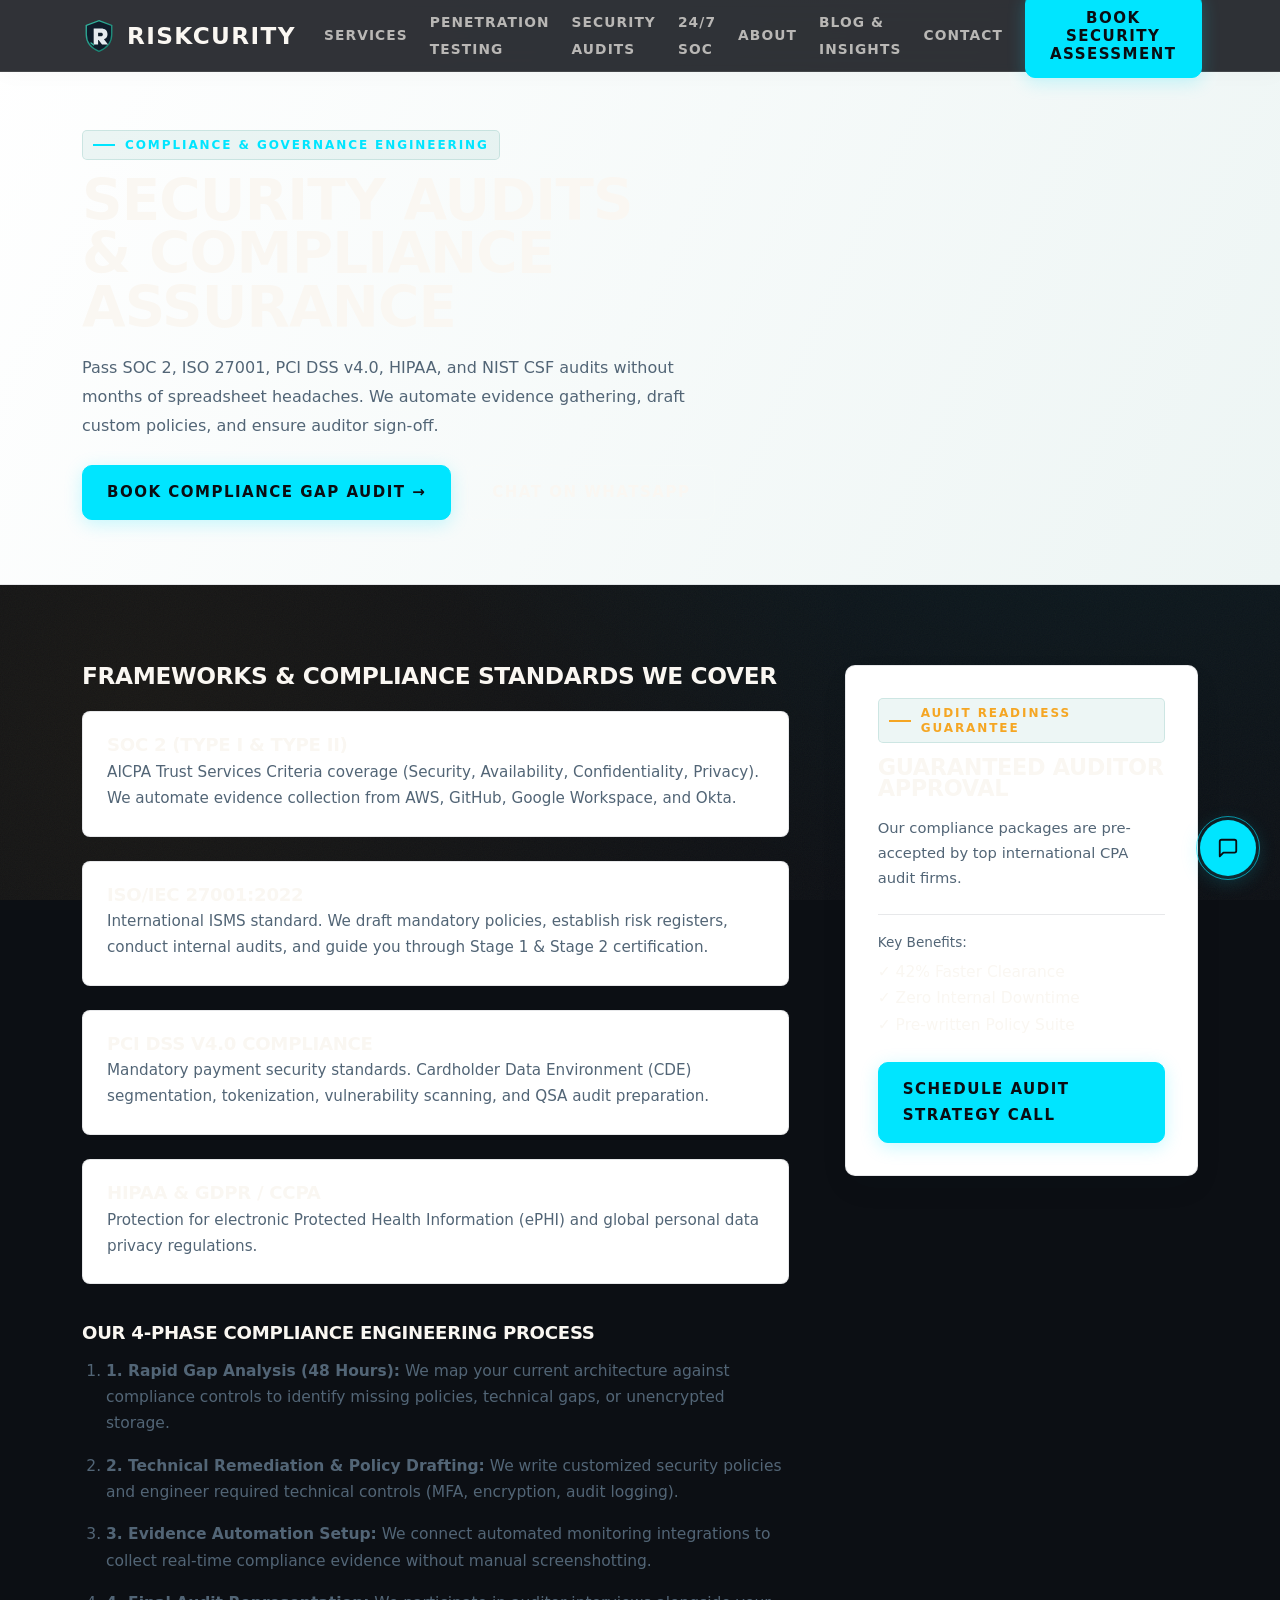
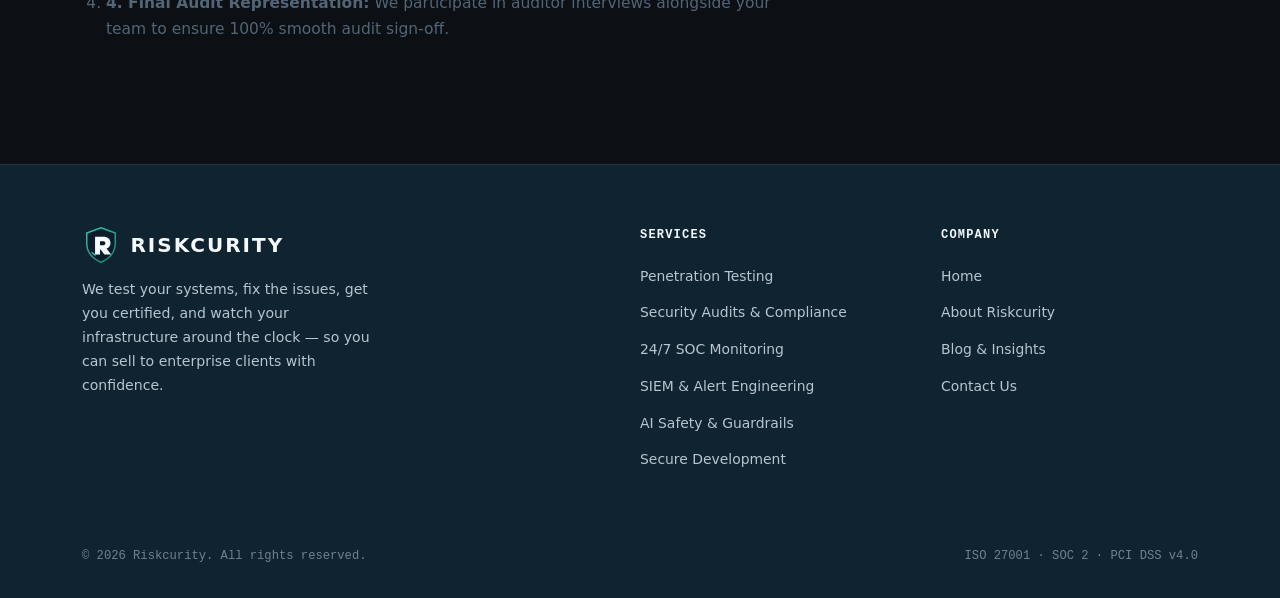
<file: services/security-audits.html>
<!DOCTYPE html>
<html lang="en">
<head>
  <meta charset="UTF-8">
  <meta name="viewport" content="width=device-width, initial-scale=1.0">
  <meta http-equiv="Content-Security-Policy" content="default-src 'self'; script-src 'self' 'unsafe-inline' https://fonts.googleapis.com; style-src 'self' 'unsafe-inline' https://fonts.googleapis.com; font-src 'self' https://fonts.gstatic.com; img-src 'self' data: https:; connect-src 'self' https://api.web3forms.com; frame-ancestors 'none'; form-action 'self' https://api.web3forms.com; base-uri 'self'; object-src 'none'; upgrade-insecure-requests;">
  <meta http-equiv="X-Content-Type-Options" content="nosniff">
  <meta name="referrer" content="strict-origin-when-cross-origin">
  <title>Security Audits &amp; Compliance (SOC 2, ISO 27001) — Riskcurity</title>
  <meta name="description" content="Streamline SOC 2, ISO 27001, PCI DSS v4.0, and HIPAA compliance audits. Automated evidence collection, gap assessments, policy creation, and auditor-ready reports guaranteed to pass.">
  <link rel="canonical" href="https://www.riskcurity.com/services/security-audits.html">
  <meta name="robots" content="index, follow">

  <!-- Favicon -->
  <link rel="icon" type="image/png" sizes="32x32" href="../favicon.png">
  <link rel="shortcut icon" href="../favicon.ico">

  <link rel="preconnect" href="https://fonts.googleapis.com">
  <link rel="preconnect" href="https://fonts.gstatic.com" crossorigin>
  <link href="https://fonts.googleapis.com/css2?family=IBM+Plex+Mono:wght@400;500;600&family=Inter:wght@400;500;600&family=Newsreader:ital,opsz,wght@0,6..72,400;0,6..72,500;0,6..72,600;1,6..72,400&family=Orbitron:wght@400;600;700;800&family=JetBrains+Mono:wght@400;500;600&display=swap" rel="stylesheet">
  <link rel="stylesheet" href="../styles.css">
  <link rel="stylesheet" href="../jarvis.css">
</head>
<body>

<header class="site-header">
  <div class="container nav-inner">
    <a href="../index.html" class="nav-brand">
      <img src="../riskcurity-mark.svg" alt="Riskcurity Logo" class="nav-brand-logo">
      <span>RISKCURITY</span>
    </a>
    <button id="navToggle" class="nav-toggle" aria-label="Toggle menu" aria-expanded="false">☰</button>
    <ul class="nav-list" id="navList">
      <li><a href="../index.html#disciplines">Services</a></li>
      <li><a href="../services/penetration-testing.html">Penetration Testing</a></li>
      <li><a href="../services/security-audits.html" style="color:var(--cyan,#00E5FF)">Security Audits</a></li>
      <li><a href="../services/soc-monitoring.html">24/7 SOC</a></li>
      <li><a href="../about.html">About</a></li>
      <li><a href="../blog.html">Blog &amp; Insights</a></li>
      <li><a href="../contact.html">Contact</a></li>
      <li><button class="btn btn-primary nav-cta-modal" type="button">Book Security Assessment</button></li>
    </ul>
  </div>
  <div class="scroll-progress-track" aria-hidden="true">
    <div id="scrollProgressBar" class="scroll-progress-bar"></div>
  </div>
</header>

<!-- Mobile Sticky CTA Bar -->
<div id="stickyCta" class="sticky-cta-bar" role="complementary" aria-label="Book assessment">
  <button type="button" class="btn btn-primary sticky-cta-btn" style="flex:1;justify-content:center">
    Book Security Assessment →
  </button>
  <a href="https://wa.me/923423717545" target="_blank" rel="noopener" class="sticky-wa-btn" aria-label="WhatsApp us">
    <svg viewBox="0 0 24 24" width="22" height="22" fill="currentColor"><path d="M12.04 2c-5.46 0-9.91 4.45-9.91 9.91 0 1.75.46 3.45 1.32 4.95L2.05 22l5.25-1.38c1.45.79 3.08 1.21 4.74 1.21 5.46 0 9.91-4.45 9.91-9.91 0-2.65-1.03-5.14-2.9-7.01A9.84 9.84 0 0 0 12.04 2"/></svg>
  </a>
</div>

<main>
<section class="page-hero">
  <div class="container">
    <span class="label">Compliance &amp; Governance Engineering</span>
    <h1 class="page-title">Security Audits &amp; Compliance Assurance</h1>
    <p class="page-lead">Pass SOC 2, ISO 27001, PCI DSS v4.0, HIPAA, and NIST CSF audits without months of spreadsheet headaches. We automate evidence gathering, draft custom policies, and ensure auditor sign-off.</p>
    <div style="display:flex;gap:1rem;margin-top:1.5rem;flex-wrap:wrap">
      <a href="../contact.html" class="btn btn-primary">Book Compliance Gap Audit →</a>
      <a href="https://wa.me/923423717545" target="_blank" class="btn btn-ghost" style="color:#25D366;border-color:#25D366">Chat on WhatsApp</a>
    </div>
  </div>
</section>

<section class="subpage-sec">
  <div class="container subpage-grid">
    <div>
      <h2 style="margin-bottom:1.5rem">Frameworks &amp; Compliance Standards We Cover</h2>
      
      <div style="display:flex;flex-direction:column;gap:1.5rem;margin-bottom:2.5rem">
        <div style="background:var(--surface);padding:1.5rem;border:1px solid var(--border);border-radius:var(--r2)">
          <h3 style="color:var(--teal);margin-bottom:0.4rem">SOC 2 (Type I &amp; Type II)</h3>
          <p style="font-size:0.95rem;color:var(--slate)">AICPA Trust Services Criteria coverage (Security, Availability, Confidentiality, Privacy). We automate evidence collection from AWS, GitHub, Google Workspace, and Okta.</p>
        </div>

        <div style="background:var(--surface);padding:1.5rem;border:1px solid var(--border);border-radius:var(--r2)">
          <h3 style="color:var(--teal);margin-bottom:0.4rem">ISO/IEC 27001:2022</h3>
          <p style="font-size:0.95rem;color:var(--slate)">International ISMS standard. We draft mandatory policies, establish risk registers, conduct internal audits, and guide you through Stage 1 &amp; Stage 2 certification.</p>
        </div>

        <div style="background:var(--surface);padding:1.5rem;border:1px solid var(--border);border-radius:var(--r2)">
          <h3 style="color:var(--teal);margin-bottom:0.4rem">PCI DSS v4.0 Compliance</h3>
          <p style="font-size:0.95rem;color:var(--slate)">Mandatory payment security standards. Cardholder Data Environment (CDE) segmentation, tokenization, vulnerability scanning, and QSA audit preparation.</p>
        </div>

        <div style="background:var(--surface);padding:1.5rem;border:1px solid var(--border);border-radius:var(--r2)">
          <h3 style="color:var(--teal);margin-bottom:0.4rem">HIPAA &amp; GDPR / CCPA</h3>
          <p style="font-size:0.95rem;color:var(--slate)">Protection for electronic Protected Health Information (ePHI) and global personal data privacy regulations.</p>
        </div>
      </div>

      <h3 style="margin:2rem 0 1rem 0">Our 4-Phase Compliance Engineering Process</h3>
      <ol style="padding-left:1.5rem;color:var(--slate);display:flex;flex-direction:column;gap:1rem;margin-bottom:2.5rem">
        <li><strong>1. Rapid Gap Analysis (48 Hours):</strong> We map your current architecture against compliance controls to identify missing policies, technical gaps, or unencrypted storage.</li>
        <li><strong>2. Technical Remediation &amp; Policy Drafting:</strong> We write customized security policies and engineer required technical controls (MFA, encryption, audit logging).</li>
        <li><strong>3. Evidence Automation Setup:</strong> We connect automated monitoring integrations to collect real-time compliance evidence without manual screenshotting.</li>
        <li><strong>4. Final Audit Representation:</strong> We participate in auditor interviews alongside your team to ensure 100% smooth audit sign-off.</li>
      </ol>
    </div>

    <div>
      <div class="sidebar-card">
        <span class="label label--amber">Audit Readiness Guarantee</span>
        <h3 style="font-size:1.4rem;margin-bottom:1rem">Guaranteed Auditor Approval</h3>
        <p style="font-size:0.92rem;color:var(--slate);margin-bottom:1.5rem">Our compliance packages are pre-accepted by top international CPA audit firms.</p>
        <div style="border-top:1px solid var(--border);padding-top:1rem;margin-bottom:1.5rem">
          <div style="font-size:0.85rem;color:var(--slate)">Key Benefits:</div>
          <div style="font-weight:500;margin-top:0.3rem">✓ 42% Faster Clearance</div>
          <div style="font-weight:500">✓ Zero Internal Downtime</div>
          <div style="font-weight:500">✓ Pre-written Policy Suite</div>
        </div>
        <a href="../contact.html" class="btn btn-primary" style="width:100%;justify-content:center">Schedule Audit Strategy Call</a>
      </div>
    </div>
  </div>
</section>
</main>

<footer class="site-footer">
  <div class="container">
    <div class="footer-grid">
      <div>
        <div class="footer-brand-wrap">
          <img src="../riskcurity-mark.svg" alt="Riskcurity Logo" class="footer-brand-logo">
          <div class="footer-brand-name">RISKCURITY</div>
        </div>
        <p class="footer-brand-desc">We test your systems, fix the issues, get you certified, and watch your infrastructure around the clock — so you can sell to enterprise clients with confidence.</p>
      </div>
      <div>
        <div class="footer-col-title">Services</div>
        <ul class="footer-links">
          <li><a href="../services/penetration-testing.html">Penetration Testing</a></li>
          <li><a href="../services/security-audits.html">Security Audits &amp; Compliance</a></li>
          <li><a href="../services/soc-monitoring.html">24/7 SOC Monitoring</a></li>
          <li><a href="../index.html#disciplines">SIEM &amp; Alert Engineering</a></li>
          <li><a href="../index.html#disciplines">AI Safety &amp; Guardrails</a></li>
          <li><a href="../index.html#disciplines">Secure Development</a></li>
        </ul>
      </div>
      <div>
        <div class="footer-col-title">Company</div>
        <ul class="footer-links">
          <li><a href="../index.html">Home</a></li>
          <li><a href="../about.html">About Riskcurity</a></li>
          <li><a href="../blog.html">Blog &amp; Insights</a></li>
          <li><a href="../contact.html">Contact Us</a></li>
        </ul>
      </div>
    </div>
    <div class="footer-bottom">
      <span>© 2026 Riskcurity. All rights reserved.</span>
      <span class="mono">ISO 27001 · SOC 2 · PCI DSS v4.0</span>
    </div>
  </div>
</footer>

<!-- ────────────── FLOATING CONTACT LAUNCHER ────────────── -->
<div class="contact-fab" id="contactFab">
  <div class="contact-fab-panel" id="contactFabPanel" role="dialog" aria-label="Quick contact options">
    <div style="display:flex;justify-content:space-between;align-items:center;padding:0.6rem 0.85rem;border-bottom:1px solid rgba(0,229,255,0.15);margin-bottom:0.4rem">
      <span style="font-family:var(--f-mono);font-size:0.72rem;letter-spacing:0.08em;color:var(--cyan,#00E5FF);text-transform:uppercase">Quick Connect</span>
      <button id="contactFabClose" style="background:none;border:none;color:var(--slate);cursor:pointer;font-size:0.9rem" aria-label="Close panel">✕</button>
    </div>
    <button type="button" class="contact-fab-option js-open-contact-modal">
      <svg viewBox="0 0 24 24"><path d="M14 2H6a2 2 0 0 0-2 2v16a2 2 0 0 0 2 2h12a2 2 0 0 0 2-2V8z"/><polyline points="14 2 14 8 20 8"/><line x1="16" y1="13" x2="8" y2="13"/><line x1="16" y1="17" x2="8" y2="17"/></svg>
      <span>Book an assessment</span>
    </button>
    <a href="https://wa.me/923423717545" target="_blank" rel="noopener" class="contact-fab-option">
      <svg viewBox="0 0 24 24" style="stroke:none;fill:#25D366"><path d="M12.04 2c-5.46 0-9.91 4.45-9.91 9.91 0 1.75.46 3.45 1.32 4.95L2.05 22l5.25-1.38c1.45.79 3.08 1.21 4.74 1.21 5.46 0 9.91-4.45 9.91-9.91 0-2.65-1.03-5.14-2.9-7.01A9.84 9.84 0 0 0 12.04 2m.01 1.67c4.54 0 8.24 3.7 8.24 8.24 0 2.2-.86 4.27-2.42 5.82a8.19 8.19 0 0 1-5.82 2.42c-1.44 0-2.85-.38-4.09-1.11l-.29-.17-3.04.8 1.05-2.96-.19-.3a8.19 8.19 0 0 1-1.25-4.32c0-4.54 3.7-8.24 8.24-8.24m4.53 11.53c-.25-.13-1.47-.72-1.7-.81-.23-.08-.4-.13-.57.13-.17.25-.66.81-.81.98-.15.17-.3.19-.55.06-.25-.13-1.05-.39-2-1.23-.74-.66-1.24-1.47-1.39-1.72-.15-.25-.02-.38.11-.5.11-.11.25-.29.38-.44.13-.15.17-.25.25-.42.08-.17.04-.32-.02-.44-.06-.13-.57-1.37-.78-1.87-.2-.49-.41-.42-.57-.43h-.49c-.17 0-.44.06-.67.31-.23.25-.88.86-.88 2.1 0 1.24.9 2.44 1.03 2.61.13.17 1.77 2.71 4.29 3.8.6.26 1.07.41 1.44.53.6.19 1.15.16 1.58.1.48-.07 1.47-.6 1.68-1.18.21-.58.21-1.07.15-1.18-.06-.11-.23-.18-.48-.31z"/></svg>
      <span>WhatsApp us</span>
    </a>
    <a href="mailto:riskcurity@gmail.com" class="contact-fab-option">
      <svg viewBox="0 0 24 24"><path d="M4 4h16c1.1 0 2 .9 2 2v12c0 1.1-.9 2-2 2H4c-1.1 0-2-.9-2-2V6c0-1.1.9-2 2-2z"/><polyline points="22,6 12,13 2,6"/></svg>
      <span>Email us</span>
    </a>
  </div>
  <button class="contact-fab-btn" id="contactFabBtn" type="button" aria-label="Open contact launcher" aria-expanded="false">
    <svg viewBox="0 0 24 24" width="22" height="22" fill="none" stroke="currentColor" stroke-width="2" stroke-linecap="round" stroke-linejoin="round">
      <path d="M21 15a2 2 0 0 1-2 2H7l-4 4V5a2 2 0 0 1 2-2h14a2 2 0 0 1 2 2z"/>
    </svg>
  </button>
</div>

<!-- ────────────── 2-STEP CONTACT MODAL ────────────── -->
<div id="contactModalOverlay" class="form-modal-overlay" role="dialog" aria-modal="true" aria-labelledby="modalTitle">
  <div class="form-modal">
    <button id="contactModalClose" class="lm-close" aria-label="Close modal" style="top:1.25rem;right:1.25rem">✕</button>

    <div class="form-step-indicator" aria-hidden="true">
      <div class="form-step-dot active" id="cmDot1"></div>
      <div class="form-step-dot" id="cmDot2"></div>
    </div>

    <div style="display:flex;justify-content:space-between;align-items:center;margin-bottom:1.25rem">
      <span class="mono" style="font-size:0.75rem;color:var(--cyan,#00E5FF);letter-spacing:0.08em;text-transform:uppercase" id="cmStepLabel">Step 1 of 2</span>
      <span class="mono" style="font-size:0.72rem;color:var(--slate)">24h SLA</span>
    </div>

    <h3 id="modalTitle" style="font-family:var(--f-display);font-size:1.45rem;color:var(--fog-text);margin-bottom:0.4rem">Book a Security Assessment</h3>
    <p style="font-size:0.88rem;color:var(--slate);margin-bottom:1.5rem">Tell us about your systems or upcoming audit. We'll send a custom scope &amp; proposal within 24 hours.</p>

    <form id="cmForm">
      <input type="checkbox" name="botcheck" style="display:none" tabindex="-1" autocomplete="off" aria-hidden="true">

      <!-- Step 1 -->
      <div id="cmStep1">
        <div class="fg">
          <label class="fl" for="cm-name">Your Name <span style="color:var(--cyan,#00E5FF)">*</span></label>
          <input class="fi" type="text" id="cm-name" name="name" placeholder="e.g. Sarah Chen" maxlength="100" autocomplete="name" required>
        </div>
        <div class="fg">
          <label class="fl" for="cm-email">Work Email <span style="color:var(--cyan,#00E5FF)">*</span></label>
          <input class="fi" type="email" id="cm-email" name="email" placeholder="sarah@company.com" maxlength="100" autocomplete="email" required>
        </div>
        <div class="fg" style="margin-bottom:1.75rem">
          <label class="fl" for="cm-service">Service Needed <span style="color:var(--cyan,#00E5FF)">*</span></label>
          <select class="fsel" id="cm-service" name="service" required>
            <option value="" disabled>Select priority…</option>
            <option value="vapt">Penetration Testing (Web App, Mobile, API)</option>
            <option value="compliance" selected>SOC 2 / ISO 27001 / PCI DSS Audit Readiness</option>
            <option value="soc">24/7 SOC Monitoring (MDR)</option>
            <option value="ai">AI Trust &amp; Guardrails Assessment</option>
            <option value="dev">Secure Product Architecture</option>
          </select>
        </div>
        <button type="button" id="cmNext" class="btn btn-primary" style="width:100%;justify-content:center">
          Continue to Timeline &amp; Scope →
        </button>
      </div>

      <!-- Step 2 -->
      <div id="cmStep2" style="display:none">
        <div class="fg">
          <label class="fl" for="cm-timeline">When do you need this by? <span style="font-size:0.75rem;color:var(--slate);font-weight:normal">(optional)</span></label>
          <select class="fsel" id="cm-timeline" name="timeline">
            <option value="" disabled selected>Select target timeline…</option>
            <option value="urgent">Urgent (Within 7 Days)</option>
            <option value="month">Within 30 Days</option>
            <option value="quarter">Next Quarter</option>
          </select>
        </div>
        <div class="fg">
          <label class="fl" for="cm-detail">Brief description <span style="font-size:0.75rem;color:var(--slate);font-weight:normal">(optional)</span></label>
          <textarea class="fta" id="cm-detail" name="detail" rows="3" maxlength="2000" placeholder="Tech stack, cloud provider, or audit deadline."></textarea>
        </div>
        <div class="fg" style="margin-bottom:1.75rem">
          <label class="fl" for="cm-phone">Phone / WhatsApp <span style="font-size:0.75rem;color:var(--slate);font-weight:normal">(optional)</span></label>
          <input class="fi" type="tel" id="cm-phone" name="phone" placeholder="+1 555 000 0000" maxlength="30" autocomplete="tel">
        </div>
        <div style="display:flex;gap:0.75rem">
          <button type="button" id="cmPrev" class="btn btn-ghost">← Back</button>
          <button type="submit" class="btn btn-primary" style="flex:1;justify-content:center">Send Request →</button>
        </div>
      </div>
    </form>

    <!-- Modal Success -->
    <div id="cmSuccess" style="display:none;text-align:center;padding:1.5rem 0">
      <span class="label" style="background:rgba(0,229,255,0.1);padding:0.3rem 0.8rem;border-radius:12px;border:1px solid rgba(0,229,255,0.3)">Confirmed</span>
      <h3 style="font-family:var(--f-display);font-size:1.5rem;color:var(--fog-text);margin:1.25rem 0 0.5rem">We're on it.</h3>
      <p style="color:var(--slate);font-size:0.92rem;margin-bottom:1.5rem">
        A senior engineer will review your scope and reply to your email within <strong>24 business hours</strong>.
      </p>
      <div style="background:rgba(5,10,20,0.6);border:1px solid rgba(0,229,255,0.15);border-radius:10px;padding:1.25rem">
        <p style="font-size:0.85rem;color:var(--slate);margin-bottom:0.75rem">Want to speak right away? Book a time directly:</p>
        <!-- EDIT: CALENDLY_URL -->
        <a href="https://calendly.com/riskcurity" target="_blank" rel="noopener" class="btn btn-ghost" style="width:100%;justify-content:center;border-color:var(--cyan,#00E5FF);color:var(--cyan,#00E5FF)">
          🗓 Book 15-Min Discovery Call
        </a>
      </div>
    </div>
  </div>
</div>
<script src="../script.js"></script>
</body>
</html>
</file>
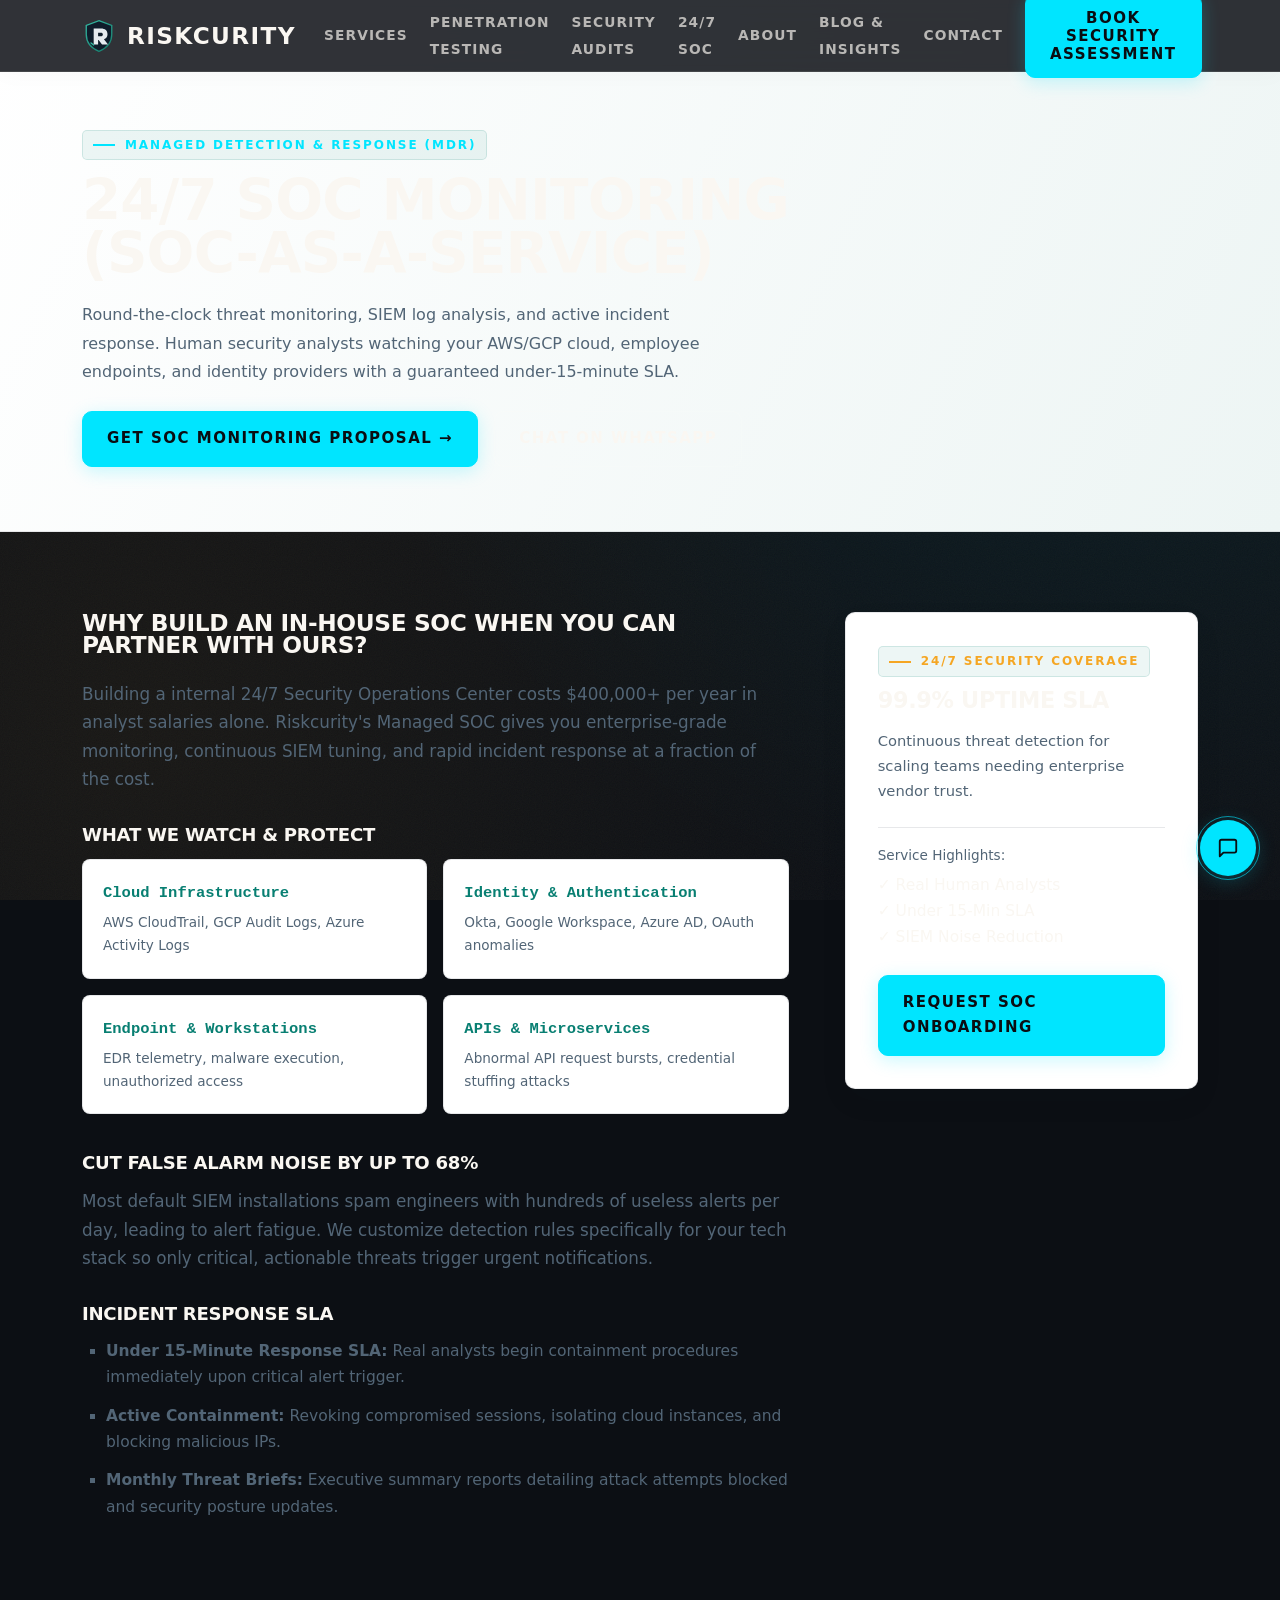
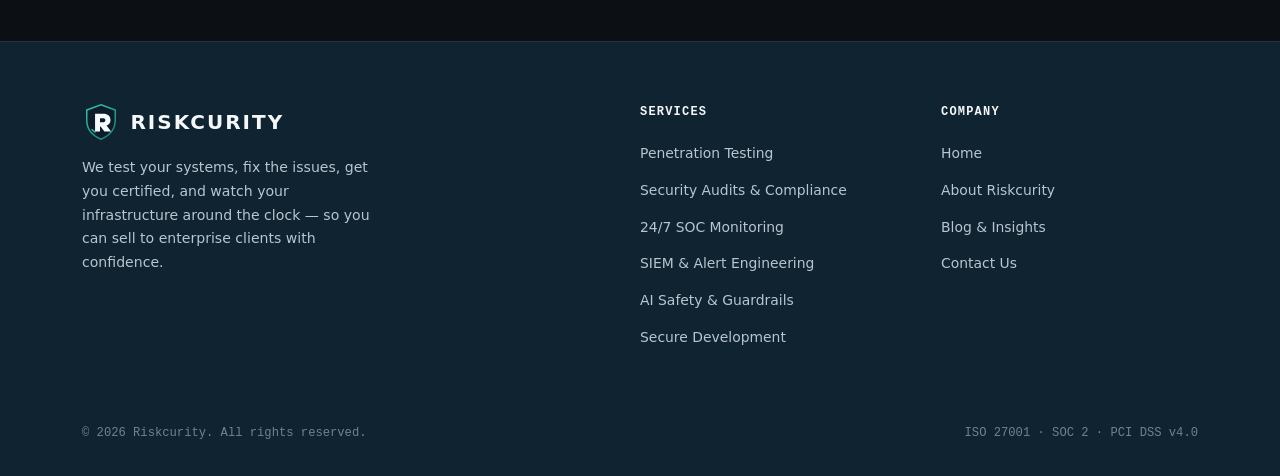
<file: services/soc-monitoring.html>
<!DOCTYPE html>
<html lang="en">
<head>
  <meta charset="UTF-8">
  <meta name="viewport" content="width=device-width, initial-scale=1.0">
  <meta http-equiv="Content-Security-Policy" content="default-src 'self'; script-src 'self' 'unsafe-inline' https://fonts.googleapis.com; style-src 'self' 'unsafe-inline' https://fonts.googleapis.com; font-src 'self' https://fonts.gstatic.com; img-src 'self' data: https:; connect-src 'self' https://api.web3forms.com; frame-ancestors 'none'; form-action 'self' https://api.web3forms.com; base-uri 'self'; object-src 'none'; upgrade-insecure-requests;">
  <meta http-equiv="X-Content-Type-Options" content="nosniff">
  <meta name="referrer" content="strict-origin-when-cross-origin">
  <title>24/7 SOC Monitoring &amp; Managed Threat Detection — Riskcurity</title>
  <meta name="description" content="24/7 Managed SOC as a Service with a guaranteed under-15-minute response SLA. Cloud infrastructure logging, endpoint threat detection, SIEM alert tuning, and incident containment.">
  <link rel="canonical" href="https://www.riskcurity.com/services/soc-monitoring.html">
  <meta name="robots" content="index, follow">

  <!-- Favicon -->
  <link rel="icon" type="image/png" sizes="32x32" href="../favicon.png">
  <link rel="shortcut icon" href="../favicon.ico">

  <link rel="preconnect" href="https://fonts.googleapis.com">
  <link rel="preconnect" href="https://fonts.gstatic.com" crossorigin>
  <link href="https://fonts.googleapis.com/css2?family=IBM+Plex+Mono:wght@400;500;600&family=Inter:wght@400;500;600&family=Newsreader:ital,opsz,wght@0,6..72,400;0,6..72,500;0,6..72,600;1,6..72,400&family=Orbitron:wght@400;600;700;800&family=JetBrains+Mono:wght@400;500;600&display=swap" rel="stylesheet">
  <link rel="stylesheet" href="../styles.css">
  <link rel="stylesheet" href="../jarvis.css">
</head>
<body>

<header class="site-header">
  <div class="container nav-inner">
    <a href="../index.html" class="nav-brand">
      <img src="../riskcurity-mark.svg" alt="Riskcurity Logo" class="nav-brand-logo">
      <span>RISKCURITY</span>
    </a>
    <button id="navToggle" class="nav-toggle" aria-label="Toggle menu" aria-expanded="false">☰</button>
    <ul class="nav-list" id="navList">
      <li><a href="../index.html#disciplines">Services</a></li>
      <li><a href="../services/penetration-testing.html">Penetration Testing</a></li>
      <li><a href="../services/security-audits.html">Security Audits</a></li>
      <li><a href="../services/soc-monitoring.html" style="color:var(--cyan,#00E5FF)">24/7 SOC</a></li>
      <li><a href="../about.html">About</a></li>
      <li><a href="../blog.html">Blog &amp; Insights</a></li>
      <li><a href="../contact.html">Contact</a></li>
      <li><button class="btn btn-primary nav-cta-modal" type="button">Book Security Assessment</button></li>
    </ul>
  </div>
  <div class="scroll-progress-track" aria-hidden="true">
    <div id="scrollProgressBar" class="scroll-progress-bar"></div>
  </div>
</header>

<!-- Mobile Sticky CTA Bar -->
<div id="stickyCta" class="sticky-cta-bar" role="complementary" aria-label="Book assessment">
  <button type="button" class="btn btn-primary sticky-cta-btn" style="flex:1;justify-content:center">
    Book Security Assessment →
  </button>
  <a href="https://wa.me/923423717545" target="_blank" rel="noopener" class="sticky-wa-btn" aria-label="WhatsApp us">
    <svg viewBox="0 0 24 24" width="22" height="22" fill="currentColor"><path d="M12.04 2c-5.46 0-9.91 4.45-9.91 9.91 0 1.75.46 3.45 1.32 4.95L2.05 22l5.25-1.38c1.45.79 3.08 1.21 4.74 1.21 5.46 0 9.91-4.45 9.91-9.91 0-2.65-1.03-5.14-2.9-7.01A9.84 9.84 0 0 0 12.04 2"/></svg>
  </a>
</div>

<main>
<section class="page-hero">
  <div class="container">
    <span class="label">Managed Detection &amp; Response (MDR)</span>
    <h1 class="page-title">24/7 SOC Monitoring (SOC-as-a-Service)</h1>
    <p class="page-lead">Round-the-clock threat monitoring, SIEM log analysis, and active incident response. Human security analysts watching your AWS/GCP cloud, employee endpoints, and identity providers with a guaranteed under-15-minute SLA.</p>
    <div style="display:flex;gap:1rem;margin-top:1.5rem;flex-wrap:wrap">
      <a href="../contact.html" class="btn btn-primary">Get SOC Monitoring Proposal →</a>
      <a href="https://wa.me/923423717545" target="_blank" class="btn btn-ghost" style="color:#25D366;border-color:#25D366">Chat on WhatsApp</a>
    </div>
  </div>
</section>

<section class="subpage-sec">
  <div class="container subpage-grid">
    <div>
      <h2 style="margin-bottom:1.5rem">Why Build an In-House SOC When You Can Partner With Ours?</h2>
      <p style="margin-bottom:1.5rem">Building a internal 24/7 Security Operations Center costs $400,000+ per year in analyst salaries alone. Riskcurity's Managed SOC gives you enterprise-grade monitoring, continuous SIEM tuning, and rapid incident response at a fraction of the cost.</p>

      <h3 style="margin:2rem 0 1rem 0">What We Watch &amp; Protect</h3>
      <div style="display:grid;grid-template-columns:repeat(auto-fit,minmax(240px,1fr));gap:1rem;margin-bottom:2.5rem">
        <div style="background:var(--surface);padding:1.25rem;border:1px solid var(--border);border-radius:var(--r2)">
          <div class="mono" style="color:var(--teal);font-weight:600">Cloud Infrastructure</div>
          <div style="font-size:0.85rem;color:var(--slate);margin-top:0.3rem">AWS CloudTrail, GCP Audit Logs, Azure Activity Logs</div>
        </div>
        <div style="background:var(--surface);padding:1.25rem;border:1px solid var(--border);border-radius:var(--r2)">
          <div class="mono" style="color:var(--teal);font-weight:600">Identity &amp; Authentication</div>
          <div style="font-size:0.85rem;color:var(--slate);margin-top:0.3rem">Okta, Google Workspace, Azure AD, OAuth anomalies</div>
        </div>
        <div style="background:var(--surface);padding:1.25rem;border:1px solid var(--border);border-radius:var(--r2)">
          <div class="mono" style="color:var(--teal);font-weight:600">Endpoint &amp; Workstations</div>
          <div style="font-size:0.85rem;color:var(--slate);margin-top:0.3rem">EDR telemetry, malware execution, unauthorized access</div>
        </div>
        <div style="background:var(--surface);padding:1.25rem;border:1px solid var(--border);border-radius:var(--r2)">
          <div class="mono" style="color:var(--teal);font-weight:600">APIs &amp; Microservices</div>
          <div style="font-size:0.85rem;color:var(--slate);margin-top:0.3rem">Abnormal API request bursts, credential stuffing attacks</div>
        </div>
      </div>

      <h3 style="margin:2rem 0 1rem 0">Cut False Alarm Noise by Up to 68%</h3>
      <p style="margin-bottom:1.5rem">Most default SIEM installations spam engineers with hundreds of useless alerts per day, leading to alert fatigue. We customize detection rules specifically for your tech stack so only critical, actionable threats trigger urgent notifications.</p>

      <h3 style="margin:2rem 0 1rem 0">Incident Response SLA</h3>
      <ul style="list-style:square;padding-left:1.5rem;color:var(--slate);display:flex;flex-direction:column;gap:0.75rem;margin-bottom:2.5rem">
        <li><strong>Under 15-Minute Response SLA:</strong> Real analysts begin containment procedures immediately upon critical alert trigger.</li>
        <li><strong>Active Containment:</strong> Revoking compromised sessions, isolating cloud instances, and blocking malicious IPs.</li>
        <li><strong>Monthly Threat Briefs:</strong> Executive summary reports detailing attack attempts blocked and security posture updates.</li>
      </ul>
    </div>

    <div>
      <div class="sidebar-card">
        <span class="label label--amber">24/7 Security Coverage</span>
        <h3 style="font-size:1.4rem;margin-bottom:1rem">99.9% Uptime SLA</h3>
        <p style="font-size:0.92rem;color:var(--slate);margin-bottom:1.5rem">Continuous threat detection for scaling teams needing enterprise vendor trust.</p>
        <div style="border-top:1px solid var(--border);padding-top:1rem;margin-bottom:1.5rem">
          <div style="font-size:0.85rem;color:var(--slate)">Service Highlights:</div>
          <div style="font-weight:500;margin-top:0.3rem">✓ Real Human Analysts</div>
          <div style="font-weight:500">✓ Under 15-Min SLA</div>
          <div style="font-weight:500">✓ SIEM Noise Reduction</div>
        </div>
        <a href="../contact.html" class="btn btn-primary" style="width:100%;justify-content:center">Request SOC Onboarding</a>
      </div>
    </div>
  </div>
</section>
</main>

<footer class="site-footer">
  <div class="container">
    <div class="footer-grid">
      <div>
        <div class="footer-brand-wrap">
          <img src="../riskcurity-mark.svg" alt="Riskcurity Logo" class="footer-brand-logo">
          <div class="footer-brand-name">RISKCURITY</div>
        </div>
        <p class="footer-brand-desc">We test your systems, fix the issues, get you certified, and watch your infrastructure around the clock — so you can sell to enterprise clients with confidence.</p>
      </div>
      <div>
        <div class="footer-col-title">Services</div>
        <ul class="footer-links">
          <li><a href="../services/penetration-testing.html">Penetration Testing</a></li>
          <li><a href="../services/security-audits.html">Security Audits &amp; Compliance</a></li>
          <li><a href="../services/soc-monitoring.html">24/7 SOC Monitoring</a></li>
          <li><a href="../index.html#disciplines">SIEM &amp; Alert Engineering</a></li>
          <li><a href="../index.html#disciplines">AI Safety &amp; Guardrails</a></li>
          <li><a href="../index.html#disciplines">Secure Development</a></li>
        </ul>
      </div>
      <div>
        <div class="footer-col-title">Company</div>
        <ul class="footer-links">
          <li><a href="../index.html">Home</a></li>
          <li><a href="../about.html">About Riskcurity</a></li>
          <li><a href="../blog.html">Blog &amp; Insights</a></li>
          <li><a href="../contact.html">Contact Us</a></li>
        </ul>
      </div>
    </div>
    <div class="footer-bottom">
      <span>© 2026 Riskcurity. All rights reserved.</span>
      <span class="mono">ISO 27001 · SOC 2 · PCI DSS v4.0</span>
    </div>
  </div>
</footer>

<!-- ────────────── FLOATING CONTACT LAUNCHER ────────────── -->
<div class="contact-fab" id="contactFab">
  <div class="contact-fab-panel" id="contactFabPanel" role="dialog" aria-label="Quick contact options">
    <div style="display:flex;justify-content:space-between;align-items:center;padding:0.6rem 0.85rem;border-bottom:1px solid rgba(0,229,255,0.15);margin-bottom:0.4rem">
      <span style="font-family:var(--f-mono);font-size:0.72rem;letter-spacing:0.08em;color:var(--cyan,#00E5FF);text-transform:uppercase">Quick Connect</span>
      <button id="contactFabClose" style="background:none;border:none;color:var(--slate);cursor:pointer;font-size:0.9rem" aria-label="Close panel">✕</button>
    </div>
    <button type="button" class="contact-fab-option js-open-contact-modal">
      <svg viewBox="0 0 24 24"><path d="M14 2H6a2 2 0 0 0-2 2v16a2 2 0 0 0 2 2h12a2 2 0 0 0 2-2V8z"/><polyline points="14 2 14 8 20 8"/><line x1="16" y1="13" x2="8" y2="13"/><line x1="16" y1="17" x2="8" y2="17"/></svg>
      <span>Book an assessment</span>
    </button>
    <a href="https://wa.me/923423717545" target="_blank" rel="noopener" class="contact-fab-option">
      <svg viewBox="0 0 24 24" style="stroke:none;fill:#25D366"><path d="M12.04 2c-5.46 0-9.91 4.45-9.91 9.91 0 1.75.46 3.45 1.32 4.95L2.05 22l5.25-1.38c1.45.79 3.08 1.21 4.74 1.21 5.46 0 9.91-4.45 9.91-9.91 0-2.65-1.03-5.14-2.9-7.01A9.84 9.84 0 0 0 12.04 2m.01 1.67c4.54 0 8.24 3.7 8.24 8.24 0 2.2-.86 4.27-2.42 5.82a8.19 8.19 0 0 1-5.82 2.42c-1.44 0-2.85-.38-4.09-1.11l-.29-.17-3.04.8 1.05-2.96-.19-.3a8.19 8.19 0 0 1-1.25-4.32c0-4.54 3.7-8.24 8.24-8.24m4.53 11.53c-.25-.13-1.47-.72-1.7-.81-.23-.08-.4-.13-.57.13-.17.25-.66.81-.81.98-.15.17-.3.19-.55.06-.25-.13-1.05-.39-2-1.23-.74-.66-1.24-1.47-1.39-1.72-.15-.25-.02-.38.11-.5.11-.11.25-.29.38-.44.13-.15.17-.25.25-.42.08-.17.04-.32-.02-.44-.06-.13-.57-1.37-.78-1.87-.2-.49-.41-.42-.57-.43h-.49c-.17 0-.44.06-.67.31-.23.25-.88.86-.88 2.1 0 1.24.9 2.44 1.03 2.61.13.17 1.77 2.71 4.29 3.8.6.26 1.07.41 1.44.53.6.19 1.15.16 1.58.1.48-.07 1.47-.6 1.68-1.18.21-.58.21-1.07.15-1.18-.06-.11-.23-.18-.48-.31z"/></svg>
      <span>WhatsApp us</span>
    </a>
    <a href="mailto:riskcurity@gmail.com" class="contact-fab-option">
      <svg viewBox="0 0 24 24"><path d="M4 4h16c1.1 0 2 .9 2 2v12c0 1.1-.9 2-2 2H4c-1.1 0-2-.9-2-2V6c0-1.1.9-2 2-2z"/><polyline points="22,6 12,13 2,6"/></svg>
      <span>Email us</span>
    </a>
  </div>
  <button class="contact-fab-btn" id="contactFabBtn" type="button" aria-label="Open contact launcher" aria-expanded="false">
    <svg viewBox="0 0 24 24" width="22" height="22" fill="none" stroke="currentColor" stroke-width="2" stroke-linecap="round" stroke-linejoin="round">
      <path d="M21 15a2 2 0 0 1-2 2H7l-4 4V5a2 2 0 0 1 2-2h14a2 2 0 0 1 2 2z"/>
    </svg>
  </button>
</div>

<!-- ────────────── 2-STEP CONTACT MODAL ────────────── -->
<div id="contactModalOverlay" class="form-modal-overlay" role="dialog" aria-modal="true" aria-labelledby="modalTitle">
  <div class="form-modal">
    <button id="contactModalClose" class="lm-close" aria-label="Close modal" style="top:1.25rem;right:1.25rem">✕</button>

    <div class="form-step-indicator" aria-hidden="true">
      <div class="form-step-dot active" id="cmDot1"></div>
      <div class="form-step-dot" id="cmDot2"></div>
    </div>

    <div style="display:flex;justify-content:space-between;align-items:center;margin-bottom:1.25rem">
      <span class="mono" style="font-size:0.75rem;color:var(--cyan,#00E5FF);letter-spacing:0.08em;text-transform:uppercase" id="cmStepLabel">Step 1 of 2</span>
      <span class="mono" style="font-size:0.72rem;color:var(--slate)">24h SLA</span>
    </div>

    <h3 id="modalTitle" style="font-family:var(--f-display);font-size:1.45rem;color:var(--fog-text);margin-bottom:0.4rem">Book a Security Assessment</h3>
    <p style="font-size:0.88rem;color:var(--slate);margin-bottom:1.5rem">Tell us about your systems or upcoming audit. We'll send a custom scope &amp; proposal within 24 hours.</p>

    <form id="cmForm">
      <input type="checkbox" name="botcheck" style="display:none" tabindex="-1" autocomplete="off" aria-hidden="true">

      <!-- Step 1 -->
      <div id="cmStep1">
        <div class="fg">
          <label class="fl" for="cm-name">Your Name <span style="color:var(--cyan,#00E5FF)">*</span></label>
          <input class="fi" type="text" id="cm-name" name="name" placeholder="e.g. Sarah Chen" maxlength="100" autocomplete="name" required>
        </div>
        <div class="fg">
          <label class="fl" for="cm-email">Work Email <span style="color:var(--cyan,#00E5FF)">*</span></label>
          <input class="fi" type="email" id="cm-email" name="email" placeholder="sarah@company.com" maxlength="100" autocomplete="email" required>
        </div>
        <div class="fg" style="margin-bottom:1.75rem">
          <label class="fl" for="cm-service">Service Needed <span style="color:var(--cyan,#00E5FF)">*</span></label>
          <select class="fsel" id="cm-service" name="service" required>
            <option value="" disabled>Select priority…</option>
            <option value="vapt">Penetration Testing (Web App, Mobile, API)</option>
            <option value="compliance">SOC 2 / ISO 27001 / PCI DSS Audit Readiness</option>
            <option value="soc" selected>24/7 SOC Monitoring (MDR)</option>
            <option value="ai">AI Trust &amp; Guardrails Assessment</option>
            <option value="dev">Secure Product Architecture</option>
          </select>
        </div>
        <button type="button" id="cmNext" class="btn btn-primary" style="width:100%;justify-content:center">
          Continue to Timeline &amp; Scope →
        </button>
      </div>

      <!-- Step 2 -->
      <div id="cmStep2" style="display:none">
        <div class="fg">
          <label class="fl" for="cm-timeline">When do you need this by? <span style="font-size:0.75rem;color:var(--slate);font-weight:normal">(optional)</span></label>
          <select class="fsel" id="cm-timeline" name="timeline">
            <option value="" disabled selected>Select target timeline…</option>
            <option value="urgent">Urgent (Within 7 Days)</option>
            <option value="month">Within 30 Days</option>
            <option value="quarter">Next Quarter</option>
          </select>
        </div>
        <div class="fg">
          <label class="fl" for="cm-detail">Brief description <span style="font-size:0.75rem;color:var(--slate);font-weight:normal">(optional)</span></label>
          <textarea class="fta" id="cm-detail" name="detail" rows="3" maxlength="2000" placeholder="Tech stack, cloud provider, or audit deadline."></textarea>
        </div>
        <div class="fg" style="margin-bottom:1.75rem">
          <label class="fl" for="cm-phone">Phone / WhatsApp <span style="font-size:0.75rem;color:var(--slate);font-weight:normal">(optional)</span></label>
          <input class="fi" type="tel" id="cm-phone" name="phone" placeholder="+1 555 000 0000" maxlength="30" autocomplete="tel">
        </div>
        <div style="display:flex;gap:0.75rem">
          <button type="button" id="cmPrev" class="btn btn-ghost">← Back</button>
          <button type="submit" class="btn btn-primary" style="flex:1;justify-content:center">Send Request →</button>
        </div>
      </div>
    </form>

    <!-- Modal Success -->
    <div id="cmSuccess" style="display:none;text-align:center;padding:1.5rem 0">
      <span class="label" style="background:rgba(0,229,255,0.1);padding:0.3rem 0.8rem;border-radius:12px;border:1px solid rgba(0,229,255,0.3)">Confirmed</span>
      <h3 style="font-family:var(--f-display);font-size:1.5rem;color:var(--fog-text);margin:1.25rem 0 0.5rem">We're on it.</h3>
      <p style="color:var(--slate);font-size:0.92rem;margin-bottom:1.5rem">
        A senior engineer will review your scope and reply to your email within <strong>24 business hours</strong>.
      </p>
      <div style="background:rgba(5,10,20,0.6);border:1px solid rgba(0,229,255,0.15);border-radius:10px;padding:1.25rem">
        <p style="font-size:0.85rem;color:var(--slate);margin-bottom:0.75rem">Want to speak right away? Book a time directly:</p>
        <!-- EDIT: CALENDLY_URL -->
        <a href="https://calendly.com/riskcurity" target="_blank" rel="noopener" class="btn btn-ghost" style="width:100%;justify-content:center;border-color:var(--cyan,#00E5FF);color:var(--cyan,#00E5FF)">
          🗓 Book 15-Min Discovery Call
        </a>
      </div>
    </div>
  </div>
</div>
<script src="../script.js"></script>
</body>
</html>
</file>
<file: styles.css>
/* =======================================================
   RISKCURITY — Design System
   Fog · Ink · Slate · Signal Teal · Clear Amber · Hairline
   ======================================================= */
:root {
  --fog:        #0A0E13;
  --ink:        #F2F1EC;
  --slate:      #94A3B8;
  --teal:       #25886F;
  --teal-hover: #1F6F5A;
  --teal-sub:   rgba(37,136,111,.14);
  --teal-border:rgba(37,136,111,.30);
  --amber:      #C9973D;
  --amber-sub:  rgba(201,151,61,.14);
  --hair:       rgba(255,255,255,.09);
  --hair-dk:    rgba(255,255,255,.07);
  --bg-dk:      #060A0F;
  --fog-text:   #F2F1EC;
  --slate-lt:   #6B7A8D;

  /* dark-specific surfaces */
  --surface:    #111820;
  --surface-2:  #161F2A;
  --surface-3:  #1C2535;
  --border:     rgba(255,255,255,.08);
  --border-hi:  rgba(37,136,111,.35);

  --f-display: 'Newsreader', Georgia, serif;
  --f-body:    'Inter', -apple-system, sans-serif;
  --f-mono:    'IBM Plex Mono', monospace;

  --max-w: 1240px;
  --nav-h: 72px;
  --r1: 4px;
  --r2: 8px;
  --r3: 14px;

  --ease: cubic-bezier(.16,1,.3,1);
  --t-fast: .18s ease;
  --t-smooth: .32s var(--ease);
}

*,*::before,*::after{box-sizing:border-box;margin:0;padding:0}

html{scroll-behavior:smooth;font-size:16px;background:var(--fog);-webkit-font-smoothing:antialiased;color-scheme:dark;}

body{
  font-family:var(--f-body);
  font-size:1rem;
  line-height:1.65;
  color:var(--ink);
  background:var(--fog);
  overflow-x:hidden;
}

h1,h2,h3,h4{
  font-family:var(--f-display);
  font-weight:500;
  letter-spacing:-.025em;
  line-height:1.12;
  color:var(--fog-text);
}

p{color:var(--slate);font-size:1.05rem;line-height:1.7}

a{color:inherit;text-decoration:none}

/* ── Focus ── */
:focus-visible{
  outline:2px solid var(--teal);
  outline-offset:3px;
  border-radius:var(--r1);
}

/* ── Utility ── */
.mono{font-family:var(--f-mono)}
.container{width:100%;max-width:var(--max-w);margin:0 auto;padding:0 2rem}

.label{
  font-family:var(--f-mono);
  font-size:.75rem;
  font-weight:600;
  text-transform:uppercase;
  letter-spacing:.12em;
  color:var(--teal);
  display:inline-block;
  margin-bottom:.65rem;
}
.label--amber{color:var(--amber)}

.section-title{
  font-size:clamp(2rem,3.8vw,3rem);
  margin-bottom:.9rem;
  max-width:28ch;
}
.section-lead{
  font-size:1.1rem;
  color:var(--slate);
  max-width:60ch;
  margin-bottom:2.75rem;
}

/* ── Buttons ── */
.btn{
  display:inline-flex;align-items:center;gap:.45rem;
  padding:.8rem 1.6rem;
  font-family:var(--f-body);font-size:.92rem;font-weight:500;
  border-radius:var(--r1);
  border:1px solid transparent;
  cursor:pointer;
  position:relative;
  overflow:hidden;
  transition:background var(--t-fast),border-color var(--t-fast),transform var(--t-fast),box-shadow var(--t-fast);
}
.btn:hover{transform:translateY(-2px)}

.btn-primary{
  background:var(--teal);color:var(--fog);border-color:var(--teal);
  box-shadow:0 4px 16px rgba(37,136,111,.28);
}
.btn-primary:hover{
  background:var(--teal-hover);border-color:var(--teal-hover);
  box-shadow:0 6px 20px rgba(37,136,111,.42);
}

.btn-ghost{background:transparent;color:var(--fog-text);border-color:var(--border)}
.btn-ghost:hover{border-color:var(--teal-border);background:rgba(37,136,111,.08);color:var(--fog-text);box-shadow:0 4px 14px rgba(0,0,0,.3)}

/* ────────────────────────────
   HEADER
──────────────────────────── */
.site-header{
  position:fixed;top:0;left:0;right:0;
  height:var(--nav-h);
  background:rgba(10,14,19,.92);
  backdrop-filter:blur(14px);
  border-bottom:1px solid var(--border);
  z-index:900;
  display:flex;align-items:center;
}
.nav-inner{
  display:flex;align-items:center;
  justify-content:space-between;
  width:100%;
}
.nav-brand{
  font-family:var(--f-display);
  font-size:1.25rem;font-weight:600;
  letter-spacing:-.03em;color:var(--fog-text);
  display:flex;align-items:center;gap:.55rem;
  text-decoration:none;
  transition:color var(--t-fast);
}
.nav-brand:hover{color:var(--ink)}
.nav-brand-logo{
  height:30px;width:auto;
  max-width:34px;
  object-fit:contain;
  border-radius:5px;
  flex-shrink:0;
  transition:height var(--t-fast), opacity var(--t-fast);
  opacity:.92;
}
.nav-brand:hover .nav-brand-logo{opacity:1}
.nav-list{
  display:flex;align-items:center;gap:1.75rem;list-style:none;
}
.nav-list a{
  font-size:.88rem;font-weight:500;color:var(--slate);
  transition:color var(--t-fast);
}
.nav-list a:hover{color:var(--fog-text)}
.nav-toggle{
  display:none;background:none;border:none;
  font-size:1.4rem;color:var(--ink);cursor:pointer;
}

/* ────────────────────────────
   HERO
──────────────────────────── */
.hero{
  position:relative;
  padding-top:calc(var(--nav-h) + 4.5rem);
  padding-bottom:6rem;
  border-bottom:1px solid var(--border);
  overflow:hidden;
}
.hero::before {
  content: '';
  position: absolute;
  inset: 0;
  background: radial-gradient(circle at 80% 20%, rgba(37, 136, 111, 0.12) 0%, rgba(10, 14, 19, 0) 60%),
              radial-gradient(circle at 15% 75%, rgba(201, 151, 61, 0.08) 0%, rgba(10, 14, 19, 0) 55%);
  pointer-events: none;
  z-index: 0;
}
.hero-bg-svg{
  position:absolute;top:0;right:-8%;
  width:62%;height:100%;
  opacity:.04;pointer-events:none;z-index:0;
}
.hero-bg-path{
  stroke-dasharray:6 8;
  animation:dash-crawl 20s linear infinite;
}
@keyframes dash-crawl{to{stroke-dashoffset:-120}}

.hero-grid{
  position:relative;z-index:1;
  display:grid;grid-template-columns:1.1fr 0.9fr;
  gap:4rem;align-items:center;
}
.hero-eyebrow{animation:fade-up .6s var(--ease) both}
.hero-title{
  font-size:clamp(2.8rem,5vw,4.4rem);
  margin-bottom:1.4rem;
  animation:fade-up .7s .1s var(--ease) both;
}
.hero-sub{
  font-size:1.12rem;color:var(--slate);line-height:1.7;
  max-width:50ch;margin-bottom:2.25rem;
  animation:fade-up .7s .2s var(--ease) both;
}
.hero-ctas{
  display:flex;gap:.85rem;flex-wrap:wrap;
  animation:fade-up .7s .3s var(--ease) both;
}

@keyframes fade-up{
  from{opacity:0;transform:translateY(18px)}
  to{opacity:1;transform:translateY(0)}
}

/* Gauge card */
.gauge-card{
  background:var(--surface);
  border:1px solid var(--border);
  border-radius:var(--r3);
  padding:2rem 1.85rem 1.85rem;
  box-shadow:0 12px 36px rgba(0,0,0,.45), 0 0 24px rgba(37,136,111,.08);
  display:flex;flex-direction:column;align-items:center;
  max-width:420px;width:100%;
  backdrop-filter:blur(12px);
  transition:border-color var(--t-smooth), box-shadow var(--t-smooth);
  animation:fade-up .8s .35s var(--ease) both;
}
.gauge-card:hover{
  border-color:var(--teal-border);
  box-shadow:0 16px 44px rgba(0,0,0,.55), 0 0 32px rgba(37,136,111,.16);
}
.gauge-top{
  width:100%;display:flex;
  align-items:center;justify-content:space-between;
  padding-bottom:1rem;border-bottom:1px solid var(--border);
  margin-bottom:1.5rem;
}
.gauge-top-label{
  font-family:var(--f-mono);font-size:.72rem;
  text-transform:uppercase;letter-spacing:.1em;color:var(--slate);
}
.gauge-badge{
  font-family:var(--f-mono);font-size:.72rem;font-weight:600;
  padding:.22rem .55rem;border-radius:100px;
  background:var(--amber-sub);color:var(--amber);
  transition:all .5s ease;
}
.gauge-badge.ok{background:var(--teal-sub);color:var(--teal)}

.gauge-svg-wrap{position:relative;width:220px;height:130px}
.gauge-svg{width:220px;height:130px}
.g-track{fill:none;stroke:#1E2A38;stroke-width:13;stroke-linecap:round}
.g-fill{
  fill:none;stroke:var(--amber);
  stroke-width:13;stroke-linecap:round;
  stroke-dasharray:261;stroke-dashoffset:50;
  transition:stroke-dashoffset 1.9s var(--ease), stroke 1.1s ease;
}
.gauge-readout{
  position:absolute;bottom:0;left:50%;transform:translateX(-50%);
  text-align:center;
}
.gauge-num{
  font-family:var(--f-mono);font-size:3.2rem;
  font-weight:600;line-height:1;
  color:var(--amber);
  transition:color 1.1s ease;
}
.gauge-sub{
  font-family:var(--f-mono);font-size:.68rem;
  color:var(--slate);text-transform:uppercase;letter-spacing:.06em;
  margin-top:.2rem;
}

.gauge-compare{
  width:100%;display:grid;grid-template-columns:1fr 1fr;
  gap:.85rem;margin-top:1.75rem;
  padding-top:1.4rem;border-top:1px solid var(--border);
}
.gc-item{}
.gc-label{
  font-family:var(--f-mono);font-size:.66rem;
  text-transform:uppercase;color:var(--slate);
  margin-bottom:.2rem;display:block;
}
.gc-val{
  font-family:var(--f-mono);font-size:1.1rem;font-weight:600;
}
.gc-val.before{color:var(--amber)}
.gc-val.after{color:var(--teal)}

/* ────────────────────────────
   CASE STUDY
──────────────────────────── */
.case-study{padding:7rem 0;border-bottom:1px solid var(--border)}

.stat-strip{
  display:grid;grid-template-columns:repeat(4,1fr);
  gap:1.25rem;margin-bottom:4.5rem;
}
.stat-cell{
  background:var(--surface);border:1px solid var(--hair);
  border-radius:var(--r2);padding:1.6rem 1.4rem;
  transition:border-color var(--t-smooth), transform var(--t-smooth), box-shadow var(--t-smooth), background var(--t-smooth);
}
.stat-cell:hover{
  transform:translateY(-4px);
  border-color:var(--teal-border);
  background:var(--surface-2);
  box-shadow:0 8px 24px rgba(0,0,0,.35), 0 0 16px rgba(37,136,111,.12);
}

.stat-nums{
  display:flex;align-items:center;gap:.35rem;
  font-family:var(--f-mono);font-size:2rem;
  font-weight:600;margin-bottom:.6rem;
}
.sn-before{color:var(--amber)}
.sn-arr{color:var(--slate);font-size:1.3rem}
.sn-after{color:var(--teal)}
.stat-title{font-size:.95rem;font-weight:600;color:var(--ink);margin-bottom:.3rem}
.stat-desc{font-size:.82rem;color:var(--slate);line-height:1.5}

/* Narrative stages */
.stages{display:flex;flex-direction:column;gap:1.75rem}

.stage{
  background:var(--surface);border:1px solid var(--hair);
  border-radius:var(--r2);padding:2.25rem;
  display:grid;grid-template-columns:200px 1fr;gap:2.25rem;
  opacity:.45;transform:translateY(14px);
  transition:opacity .55s var(--ease), transform .55s var(--ease),
             border-color .3s ease, box-shadow .3s ease;
}
.stage.in-view{
  opacity:1;transform:translateY(0);
  border-color:var(--teal);
  box-shadow:0 6px 22px rgba(31,111,99,.12);
}
.stage-key{display:flex;flex-direction:column}
.stage-num{
  font-family:var(--f-mono);font-size:.72rem;
  text-transform:uppercase;letter-spacing:.1em;
  color:var(--teal);margin-bottom:.4rem;
}
.stage-name{
  font-family:var(--f-display);font-size:1.5rem;color:var(--ink);
}
.stage-body p{font-size:1rem;color:var(--slate);line-height:1.7}
.pills{display:flex;flex-wrap:wrap;gap:.4rem;margin-top:1.1rem}
.pill{
  font-family:var(--f-mono);font-size:.7rem;
  padding:.28rem .6rem;
  background:var(--teal-sub);color:var(--teal);
  border-radius:var(--r1);
  border:1px solid var(--teal-border);
}

/* ────────────────────────────
   DISCIPLINES
──────────────────────────── */
.disciplines{padding:7rem 0;border-bottom:1px solid var(--border)}

.disc-grid{
  display:grid;grid-template-columns:repeat(3,1fr);gap:1.75rem;
}
.disc-card{
  background:var(--surface);border:1px solid var(--hair);
  border-radius:var(--r2);padding:2.1rem;
  display:flex;flex-direction:column;
  transition:border-color var(--t-smooth), transform var(--t-smooth), box-shadow var(--t-smooth), background var(--t-smooth);
}
.disc-card:hover{
  transform:translateY(-6px);
  border-color:var(--teal);
  background:var(--surface-2);
  box-shadow:0 12px 30px rgba(0,0,0,.4), 0 0 24px rgba(37,136,111,.15);
}
.disc-icon{
  width:40px;height:40px;margin-bottom:1.35rem;
  display:flex;align-items:center;justify-content:center;
}
.disc-icon svg{
  width:28px;height:28px;
  stroke:var(--teal);stroke-width:1.7;
  fill:none;stroke-linecap:round;stroke-linejoin:round;
}
.disc-title{
  font-family:var(--f-display);font-size:1.35rem;
  margin-bottom:.55rem;
}
.disc-plain{
  font-size:.98rem;color:var(--slate);line-height:1.65;
  margin-bottom:.5rem;
}
.disc-tech{
  font-family:var(--f-mono);font-size:.75rem;
  color:var(--teal);margin-bottom:1.25rem;
}
.disc-feats{
  list-style:none;display:flex;flex-direction:column;
  gap:.5rem;margin-top:auto;
  padding-top:1.1rem;border-top:1px solid var(--border);
}
.disc-feats li{
  font-size:.83rem;color:var(--ink);
  display:flex;align-items:flex-start;gap:.45rem;
}
.disc-feats li::before{
  content:"";width:5px;height:5px;border-radius:50%;
  background:var(--teal);flex-shrink:0;margin-top:.45rem;
}

/* ────────────────────────────
   METHODOLOGY
──────────────────────────── */
.methodology{padding:7rem 0;border-bottom:1px solid var(--border)}

.method-grid{
  display:grid;grid-template-columns:repeat(4,1fr);
  gap:1.25rem;position:relative;margin-top:3.5rem;
}
.method-grid::before{
  content:"";position:absolute;
  top:23px;left:0;right:0;height:2px;
  background:var(--border);z-index:0;
}
.m-card{
  position:relative;z-index:1;
  background:var(--surface);border:1px solid var(--hair);
  border-radius:var(--r2);padding:1.85rem 1.4rem;
  display:flex;flex-direction:column;
  transition:border-color var(--t-smooth),box-shadow var(--t-smooth);
}
.m-card.in-view{
  border-color:var(--teal-border);
  box-shadow:0 8px 24px rgba(31,111,99,.12);
}
.m-num{
  width:46px;height:46px;border-radius:50%;
  border:2px solid var(--border);
  font-family:var(--f-mono);font-size:.88rem;font-weight:600;
  color:var(--slate);
  display:flex;align-items:center;justify-content:center;
  margin-bottom:1.35rem;
  transition:all var(--t-smooth);
}
.m-card.in-view .m-num{
  background:var(--teal);border-color:var(--teal);color:var(--fog);
}
.m-stage-label{
  font-family:var(--f-mono);font-size:.7rem;font-weight:600;
  letter-spacing:.1em;text-transform:uppercase;
  color:var(--teal);margin-bottom:.3rem;
}
.m-title{font-family:var(--f-display);font-size:1.25rem;margin-bottom:.6rem}
.m-desc{font-size:.88rem;color:var(--slate);line-height:1.55;flex:1}
.m-deliv{
  margin-top:1rem;padding-top:.85rem;
  border-top:1px dashed var(--border);
  font-family:var(--f-mono);font-size:.72rem;color:var(--ink);
}

/* ────────────────────────────
   WHY
──────────────────────────── */
.why{padding:7rem 0;border-bottom:1px solid var(--border)}

.why-grid{display:grid;grid-template-columns:1fr 1fr;gap:1.75rem}

.why-card{
  background:var(--surface);border:1px solid var(--hair);
  border-radius:var(--r2);padding:2.25rem;
  transition:border-color var(--t-smooth),transform var(--t-smooth),box-shadow var(--t-smooth),background var(--t-smooth);
}
.why-card:hover{
  transform:translateY(-5px);
  border-color:var(--teal);
  background:var(--surface-2);
  box-shadow:0 10px 28px rgba(0,0,0,.38), 0 0 20px rgba(37,136,111,.14);
}
.why-title{
  font-family:var(--f-display);font-size:1.4rem;
  margin-bottom:.75rem;
}
.why-body{font-size:.98rem;color:var(--slate);line-height:1.7}

/* ────────────────────────────
   CONTACT
──────────────────────────── */
.contact-section{
  padding:7rem 0;
  background:var(--bg-dk);
}
.contact-section .section-title{color:var(--fog-text)}
.contact-section .section-lead{color:var(--slate-lt)}

.contact-grid{
  display:grid;grid-template-columns:.9fr 1.1fr;gap:4rem;
}
.ci-list{display:flex;flex-direction:column;gap:1.85rem;margin-top:2rem}
.ci-item{}
.ci-label{
  font-family:var(--f-mono);font-size:.7rem;text-transform:uppercase;
  letter-spacing:.1em;color:var(--teal);margin-bottom:.28rem;display:block;
}
.ci-val{
  font-family:var(--f-mono);font-size:1.08rem;color:var(--fog-text);
}

.form-card{
  background:var(--surface-2);
  border:1px solid var(--hair-dk);
  border-radius:var(--r3);padding:2.75rem;
}
.fg{display:flex;flex-direction:column;margin-bottom:1.6rem}
.fl{font-size:.88rem;font-weight:500;color:var(--fog-text);margin-bottom:.45rem}
.fi,.fsel,.fta{
  width:100%;padding:.8rem .95rem;
  background:rgba(255,255,255,.06);
  border:1px solid var(--hair-dk);border-radius:var(--r1);
  color:var(--fog-text);font-family:var(--f-body);font-size:.92rem;
  transition:border-color var(--t-fast),background var(--t-fast);
}
.fi:focus,.fsel:focus,.fta:focus{
  outline:none;border-color:var(--teal);
  background:rgba(255,255,255,.10);
}
.fsel option{background:var(--bg-dk);color:var(--fog-text)}
.fta{min-height:110px;resize:vertical}
.fsub{width:100%;padding:.95rem;font-size:.95rem}

/* ────────────────────────────
   RISKMATE AI WIDGET
──────────────────────────── */

/* Trigger bubble */
.rm-trigger{
  position:fixed;bottom:1.75rem;right:1.75rem;
  z-index:1000;
  width:52px;height:52px;border-radius:50%;
  background:var(--ink);border:1px solid rgba(255,255,255,.1);
  box-shadow:0 4px 18px rgba(18,24,31,.22);
  cursor:pointer;
  display:flex;align-items:center;justify-content:center;
  transition:transform var(--t-smooth),box-shadow var(--t-smooth),opacity var(--t-smooth);
  opacity:0;
  animation:rm-appear .5s 1.4s var(--ease) forwards;
}
@keyframes rm-appear{
  from{opacity:0;transform:scale(.7)}
  to{opacity:1;transform:scale(1)}
}
.rm-trigger:hover{
  transform:scale(1.06);
  box-shadow:0 6px 24px rgba(18,24,31,.28);
}
.rm-trigger svg{
  width:22px;height:22px;
  stroke:var(--fog-text);stroke-width:1.8;
  fill:none;stroke-linecap:round;stroke-linejoin:round;
}
.rm-teal-dot{
  position:absolute;top:10px;right:10px;
  width:8px;height:8px;border-radius:50%;
  background:var(--teal);
  border:2px solid var(--ink);
}

/* Panel */
.rm-panel{
  position:fixed;bottom:4.5rem;right:1.75rem;
  z-index:9999;
  width:360px;max-width:calc(100vw - 3rem);
  height:500px;
  background:var(--surface);
  border:1px solid var(--border);
  border-radius:var(--r3);
  box-shadow:0 16px 44px rgba(0,0,0,.55);
  display:flex;flex-direction:column;
  overflow:hidden;

  opacity:0;visibility:hidden;
  transform:translateY(12px) scale(.97);
  transition:opacity .25s var(--ease), transform .25s var(--ease), visibility .25s;
}
.rm-panel.open{
  opacity:1;visibility:visible;transform:translateY(0) scale(1);
}

/* Panel header */
.rm-head{
  background:#0D1520;
  padding:1.1rem 1.4rem;
  display:flex;align-items:center;justify-content:space-between;
  border-bottom:1px solid rgba(255,255,255,.08);
  flex-shrink:0;
}
.rm-head-text{
  display:flex;flex-direction:column;gap:.18rem;
}
.rm-head-name{
  font-family:var(--f-display);
  font-size:1.12rem;
  font-weight:600;
  color:#F2F1EC;
  letter-spacing:-.02em;
  line-height:1.2;
}
.rm-head-sub{
  font-family:var(--f-mono);
  font-size:.66rem;
  color:#6B7A8D;
  display:flex;align-items:center;gap:.4rem;
}
.rm-head-sub::before{
  content:'';
  display:inline-block;
  width:6px;height:6px;border-radius:50%;
  background:var(--teal);
  box-shadow:0 0 6px rgba(37,136,111,.7);
}
.rm-close{
  background:none;border:none;
  color:#6B7A8D;font-size:1.15rem;
  cursor:pointer;line-height:1;padding:.3rem;
  border-radius:var(--r1);
  transition:color var(--t-fast),background var(--t-fast);
}
.rm-close:hover{color:#F2F1EC;background:rgba(255,255,255,.07)}

/* Login gate */
.rm-gate{
  flex:1;display:flex;flex-direction:column;
  justify-content:center;padding:2rem 1.6rem;
  gap:1.1rem;
}
.rm-gate-title{
  font-family:var(--f-display);font-size:1.4rem;
  color:var(--ink);margin-bottom:.1rem;
}
.rm-gate-sub{
  font-size:.9rem;color:var(--slate);line-height:1.6;
}
.rm-gate .fg{margin-bottom:1rem}
.rm-gate .fl{color:var(--ink)}
.rm-gate .fi{
  background:var(--fog);
  border-color:var(--hair);
  color:var(--ink);
}
.rm-gate .fi:focus{border-color:var(--teal);background:var(--surface)}
.rm-gate-submit{
  width:100%;padding:.8rem;
  background:var(--teal);color:var(--fog-text);
  border:none;border-radius:var(--r1);
  font-family:var(--f-body);font-size:.92rem;font-weight:500;
  cursor:pointer;
  transition:background var(--t-fast);
}
.rm-gate-submit:hover{background:var(--teal-hover)}

/* Chat area */
.rm-chat{
  flex:1;display:flex;flex-direction:column;
  min-height:0;
  overflow:hidden;
}
.rm-msgs{
  flex:1;padding:1.1rem 1.2rem;
  overflow-y:auto;
  min-height:0;
  display:flex;flex-direction:column;gap:.9rem;
  background:var(--surface-2);
  scroll-behavior:smooth;
}
.rm-msgs::-webkit-scrollbar{width:4px}
.rm-msgs::-webkit-scrollbar-track{background:transparent}
.rm-msgs::-webkit-scrollbar-thumb{background:var(--hair);border-radius:4px}
.rm-msgs::-webkit-scrollbar-thumb:hover{background:var(--slate)}
.rm-msg{
  max-width:90%;padding:.75rem 1rem;
  border-radius:var(--r2);
  font-size:.86rem;line-height:1.55;
}
.rm-msg.bot{
  background:var(--surface);color:var(--ink);
  border:1px solid var(--hair);align-self:flex-start;
}
.rm-msg.user{
  background:var(--teal);color:var(--fog-text);
  align-self:flex-end;
}
.rm-chips{display:flex;flex-wrap:wrap;gap:.35rem;margin-top:.5rem}
.rm-chip{
  font-family:var(--f-mono);font-size:.68rem;
  padding:.28rem .58rem;
  background:var(--surface);border:1px solid var(--hair);border-radius:100px;
  color:var(--ink);cursor:pointer;
  transition:border-color var(--t-fast),color var(--t-fast);
}
.rm-chip:hover{border-color:var(--teal);color:var(--teal);background:var(--teal-sub)}

.rm-input-row{
  padding:.75rem 1rem;background:var(--surface);
  border-top:1px solid var(--border);
  display:flex;gap:.5rem;flex-shrink:0;
}
.rm-input{
  flex:1;padding:.6rem .85rem;
  border:1px solid var(--border);border-radius:var(--r1);
  font-family:var(--f-body);font-size:.86rem;
  background:var(--surface-2);color:var(--fog-text);
}
.rm-input:focus{outline:none;border-color:var(--teal);background:var(--surface-3)}
.rm-send{
  padding:.6rem 1rem;background:var(--teal);
  color:var(--fog-text);border:none;border-radius:var(--r1);
  font-family:var(--f-body);font-size:.84rem;font-weight:500;
  cursor:pointer;
  transition:background var(--t-fast);
}
.rm-send:hover{background:var(--teal-hover)}

/* ────────────────────────────
   FOOTER
──────────────────────────── */
.site-footer{
  background:var(--bg-dk);
  border-top:1px solid var(--hair-dk);
  padding:3.75rem 0 2rem;
}
.footer-grid{
  display:grid;grid-template-columns:2fr 1fr 1fr;
  gap:2.75rem;margin-bottom:2.75rem;
}
.footer-brand-wrap{
  display:flex;align-items:center;gap:.65rem;
  margin-bottom:.85rem;flex-wrap:wrap;
}
.footer-brand-logo{
  height:34px;width:auto;
  max-width:38px;
  object-fit:contain;
  border-radius:6px;
  flex-shrink:0;
}
.footer-brand-name{
  font-family:var(--f-display);font-size:1.25rem;
  color:var(--fog-text);margin-bottom:0;
}
.footer-brand-desc{font-size:.88rem;color:var(--slate-lt);max-width:34ch}
.footer-col-title{
  font-family:var(--f-mono);font-size:.75rem;font-weight:600;
  text-transform:uppercase;letter-spacing:.1em;
  color:var(--fog-text);margin-bottom:1.1rem;
}
.footer-links{list-style:none;display:flex;flex-direction:column;gap:.65rem}
.footer-links a{
  font-size:.87rem;color:var(--slate-lt);
  transition:color var(--t-fast);
}
.footer-links a:hover{color:var(--fog-text)}
.footer-bottom{
  padding-top:1.75rem;
  border-top:1px solid var(--hair-dk);
  display:flex;justify-content:space-between;align-items:center;
  font-family:var(--f-mono);font-size:.76rem;color:var(--slate-lt);
}

/* ────────────────────────────
   SCROLL REVEAL
──────────────────────────── */
.reveal{
  opacity:0;transform:translateY(20px);
  transition:opacity .55s var(--ease), transform .55s var(--ease);
}
.reveal.in-view{opacity:1;transform:translateY(0)}

/* ────────────────────────────
   REDUCED MOTION
──────────────────────────── */
@media(prefers-reduced-motion:reduce){
  html{scroll-behavior:auto}
  *,*::before,*::after{
    animation-duration:.01ms!important;
    transition-duration:.01ms!important;
  }
  .reveal,.stage{opacity:1!important;transform:none!important}
  .rm-trigger{animation:none;opacity:1}
}

/* ────────────────────────────
   RESPONSIVE
──────────────────────────── */
@media(max-width:1024px){
  .hero-grid{grid-template-columns:1fr;gap:3rem}
  .stat-strip{grid-template-columns:repeat(2,1fr)}
  .disc-grid{grid-template-columns:repeat(2,1fr)}
  .method-grid{grid-template-columns:repeat(2,1fr)}
  .method-grid::before{display:none}
  .contact-grid{grid-template-columns:1fr}
}
@media(max-width:768px){
  .nav-list{
    display:none;position:absolute;top:var(--nav-h);
    left:0;right:0;flex-direction:column;
    background:var(--fog);border-bottom:1px solid var(--border);
    padding:1.75rem 2rem;gap:1.25rem;
  }
  .nav-list.open{display:flex}
  .nav-toggle{display:block}
  .stat-strip{grid-template-columns:1fr}
  .stage{grid-template-columns:1fr;gap:1rem;padding:1.6rem}
  .disc-grid{grid-template-columns:1fr}
  .method-grid{grid-template-columns:1fr}
  .why-grid{grid-template-columns:1fr}
  .footer-grid{grid-template-columns:1fr;gap:1.75rem}
  .footer-bottom{flex-direction:column;gap:.75rem;align-items:flex-start}
  .rm-panel{right:1rem;bottom:4.25rem;width:calc(100vw - 2rem)}
}

/* ── Typing indicator dots ── */
.rm-typing{display:flex;align-items:center;gap:4px;padding:.75rem 1rem!important}
.rm-typing span{
  width:6px;height:6px;border-radius:50%;
  background:var(--hair);
  animation:dot-bounce .9s infinite ease-in-out;
}
.rm-typing span:nth-child(2){animation-delay:.15s}
.rm-typing span:nth-child(3){animation-delay:.30s}
@keyframes dot-bounce{
  0%,80%,100%{transform:translateY(0)}
  40%{transform:translateY(-6px)}
}


/* ════════════════════════════════
   RATING SECTION
════════════════════════════════ */
.rating-section{
  padding:7rem 0;
  border-top:1px solid var(--border);
  border-bottom:1px solid var(--border);
}

.rating-card{
  display:grid;
  grid-template-columns:1fr 1.15fr;
  gap:5rem;
  align-items:start;
  background:var(--surface);
  border:1px solid var(--border);
  border-radius:var(--r3);
  padding:3.25rem 3rem;
}

.rating-title{
  font-size:clamp(1.7rem,2.5vw,2.4rem);
  margin-bottom:.9rem;
}
.rating-lead{
  font-size:.98rem;
  color:var(--slate);
  line-height:1.7;
  max-width:44ch;
  margin-bottom:2rem;
}
.rating-trust{
  display:flex;
  flex-direction:column;
  gap:1.1rem;
  padding-top:1.6rem;
  border-top:1px solid var(--border);
}
.rt-item{display:flex;align-items:baseline;gap:.7rem}
.rt-num{
  font-family:var(--f-mono);
  font-size:1.9rem;
  font-weight:600;
  color:var(--teal);
  line-height:1;
}
.rt-label{font-size:.88rem;color:var(--slate)}

/* ── Star group ── */
.star-group{margin-bottom:1.75rem}
.star-label{
  font-size:.88rem;font-weight:500;
  color:var(--ink);display:block;margin-bottom:.65rem;
}
.stars{
  display:flex;gap:.3rem;
  margin-bottom:.4rem;
}
.star{
  background:none;border:none;
  padding:.1rem;cursor:pointer;
  transition:transform .15s var(--ease);
  line-height:0;
}
.star:hover{transform:scale(1.18)}
.star svg{
  width:36px;height:36px;
  fill:#1E2A38;
  stroke:#1E2A38;
  stroke-width:.5;
  transition:fill .18s ease, stroke .18s ease, filter .18s ease;
}
.star.hovered svg,
.star.selected svg{
  fill:var(--amber);
  stroke:var(--amber);
  filter:drop-shadow(0 2px 6px rgba(184,134,59,.35));
}
.star.selected svg{
  filter:drop-shadow(0 2px 8px rgba(184,134,59,.5));
}

.star-hint{
  font-family:var(--f-mono);font-size:.75rem;
  color:var(--slate);
  min-height:1.1em;
  display:block;
  transition:opacity .15s ease;
}

/* ── Form fields inside rating ── */
.rating-fields{
  display:grid;grid-template-columns:1fr 1fr;
  gap:1rem;margin-bottom:1.25rem;
}
.rl{color:var(--ink)}
.ri{
  background:var(--fog);
  border:1px solid var(--hair);
  color:var(--ink);
}
.ri:focus{border-color:var(--teal);background:var(--surface);outline:none}

.rating-submit{
  width:100%;justify-content:center;
  padding:.95rem;font-size:.95rem;
  transition:background var(--t-fast), opacity var(--t-fast), transform var(--t-fast);
}
.rating-submit:disabled{
  opacity:.45;cursor:not-allowed;transform:none!important;
}
.rating-privacy{
  font-size:.78rem;color:var(--slate);
  text-align:center;margin-top:.75rem;
}

/* ── Success state ── */
.rating-success{
  display:flex;flex-direction:column;
  align-items:center;text-align:center;
  padding:2.5rem 1rem;gap:1rem;
}
.rs-icon{
  width:60px;height:60px;border-radius:50%;
  background:var(--surface-3);
  display:flex;align-items:center;justify-content:center;
  margin-bottom:.5rem;
}
.rs-icon svg{width:30px;height:30px}
.rs-title{
  font-family:var(--f-display);font-size:1.6rem;color:var(--fog-text);
}
.rs-body{font-size:.9rem;color:var(--slate);max-width:38ch}
.rs-stars{display:flex;gap:.35rem;margin-top:.5rem}
.rs-stars svg{width:26px;height:26px;fill:var(--amber);stroke:var(--amber)}

@media(max-width:900px){
  .rating-card{grid-template-columns:1fr;gap:2.5rem;padding:2.25rem 1.75rem}
  .rating-fields{grid-template-columns:1fr}
}

::selection{background:var(--teal);color:var(--fog-text)}


/* ── Riskmate AI launcher wrapper + label ── */
.rm-launcher{
  position:fixed;
  bottom:1.75rem;right:1.75rem;
  z-index:9998;
  display:flex;
  align-items:center;
  gap:.75rem;
  opacity:0;
  animation:rm-appear .5s 1.4s var(--ease) forwards;
}

.rm-launcher-label{
  display:flex;align-items:center;gap:.45rem;
  padding:.42rem .95rem .42rem .65rem;
  background:var(--surface-2);
  border:1px solid var(--border);
  border-radius:100px;
  font-family:var(--f-body);
  font-size:.82rem;
  font-weight:500;
  color:var(--fog-text);
  white-space:nowrap;
  box-shadow:0 4px 16px rgba(0,0,0,.35);
  cursor:pointer;
  transition:border-color var(--t-fast), background var(--t-fast);
}
.rm-launcher-label:hover{
  border-color:var(--teal-border);
  background:var(--surface-3);
}

.rm-label-dot{
  width:7px;height:7px;border-radius:50%;
  background:var(--teal);
  box-shadow:0 0 0 0 rgba(37,136,111,.5);
  animation:rm-pulse 2.2s infinite;
  flex-shrink:0;
}
@keyframes rm-pulse{
  0%  {box-shadow:0 0 0 0 rgba(37,136,111,.55)}
  70% {box-shadow:0 0 0 7px rgba(37,136,111,0)}
  100%{box-shadow:0 0 0 0 rgba(37,136,111,0)}
}

/* Remove the fixed positioning from .rm-trigger
   since it now lives inside .rm-launcher */
.rm-trigger{
  position:static;
  width:48px;height:48px;border-radius:50%;
  background:var(--surface-2);border:1px solid var(--border);
  box-shadow:0 4px 14px rgba(0,0,0,.35);
  cursor:pointer;
  display:flex;align-items:center;justify-content:center;
  flex-shrink:0;
  transition:transform var(--t-smooth),box-shadow var(--t-smooth);
  opacity:1;
  animation:none;
}
.rm-trigger:hover{
  transform:scale(1.08);
  box-shadow:0 6px 22px rgba(0,0,0,.45);
}


/* ════════════════════════════════════
   ANIMATION SYSTEM — calm, deliberate
   ease: cubic-bezier(.16,1,.3,1)
════════════════════════════════════ */

/* ── Staggered reveals ── */
.reveal-stagger > *{
  opacity:0;
  transform:translateY(20px);
  transition:opacity .6s var(--ease), transform .6s var(--ease);
}
.reveal-stagger.in-view > *{opacity:1;transform:translateY(0)}
.reveal-stagger.in-view > *:nth-child(1){transition-delay:0ms}
.reveal-stagger.in-view > *:nth-child(2){transition-delay:70ms}
.reveal-stagger.in-view > *:nth-child(3){transition-delay:140ms}
.reveal-stagger.in-view > *:nth-child(4){transition-delay:210ms}
.reveal-stagger.in-view > *:nth-child(5){transition-delay:280ms}
.reveal-stagger.in-view > *:nth-child(6){transition-delay:350ms}

/* ── Nav shrink on scroll ── */
.site-header{
  transition:height .35s var(--ease), box-shadow .35s ease;
}
.site-header.scrolled{
  height:56px;
  box-shadow:0 1px 12px rgba(0,0,0,.25);
}
.site-header.scrolled .nav-brand{font-size:1.1rem}
.site-header.scrolled .nav-brand-logo{height:24px}

/* ── Stat counters ── */
.stat-num-anim{
  font-family:var(--f-mono);
  font-variant-numeric:tabular-nums;
  display:inline-block;
  min-width:1.5ch;
}

/* ── Methodology line draw ── */
.method-grid::before{
  transform-origin:left center;
  transform:scaleX(0);
  transition:transform 1.2s var(--ease);
}
.method-grid.line-drawn::before{
  transform:scaleX(1);
}

/* ── Methodology card stagger ── */
.m-card{
  opacity:0;
  transform:translateY(18px);
  transition:opacity .55s var(--ease), transform .55s var(--ease),
             border-color .3s ease, box-shadow .3s ease;
}
.m-card.in-view{
  opacity:1;
  transform:translateY(0);
}

/* ── Submit tactile feedback ── */
.btn-primary:active{
  transform:scale(0.97)!important;
  transition:transform .08s ease;
}

/* ── Contact fields reveal ── */
.form-card .fg{
  opacity:0;
  transform:translateY(14px);
  transition:opacity .45s var(--ease), transform .45s var(--ease);
}
.form-card.in-view .fg{opacity:1;transform:translateY(0)}
.form-card.in-view .fg:nth-child(1){transition-delay:0ms}
.form-card.in-view .fg:nth-child(2){transition-delay:60ms}
.form-card.in-view .fg:nth-child(3){transition-delay:120ms}
.form-card.in-view .fg:nth-child(4){transition-delay:180ms}
.form-card.in-view .fg:nth-child(5){transition-delay:240ms}
.form-card.in-view .fg:nth-child(6){transition-delay:300ms}
.form-card.in-view .fg:nth-child(7){transition-delay:360ms}

/* ── prefers-reduced-motion overrides ── */
@media(prefers-reduced-motion:reduce){
  .reveal-stagger > *,
  .m-card,
  .form-card .fg{
    opacity:1!important;
    transform:none!important;
    transition:none!important;
  }
  .method-grid::before{
    transform:scaleX(1)!important;
    transition:none!important;
  }
  .site-header{transition:none!important}
  .btn-primary:active{transform:none!important}
}


/* ════════════════════════════════
   FRAMEWORKS & STANDARDS SECTION
════════════════════════════════ */
.frameworks-section{
  padding:7rem 0;
  border-bottom:1px solid var(--border);
  background:var(--fog);
}

.frameworks-grid{
  display:grid;
  grid-template-columns:repeat(3, 1fr);
  gap:1.75rem;
}

.fw-card{
  background:var(--surface);
  border:1px solid var(--border);
  border-radius:var(--r2);
  padding:2rem;
  display:flex;
  flex-direction:column;
  transition:border-color var(--t-smooth), transform var(--t-smooth), background var(--t-smooth);
}
.fw-card:hover{
  transform:translateY(-4px);
  border-color:var(--teal);
  background:var(--surface-2);
}

.fw-card--featured{
  border-color:rgba(201,151,61,.3);
  background:linear-gradient(180deg, var(--surface) 0%, rgba(201,151,61,.04) 100%);
}
.fw-card--featured:hover{
  border-color:var(--amber);
}

.fw-header{
  margin-bottom:1.5rem;
  padding-bottom:1rem;
  border-bottom:1px solid var(--border);
}

.fw-category-tag{
  font-family:var(--f-mono);
  font-size:.68rem;
  font-weight:600;
  text-transform:uppercase;
  letter-spacing:.1em;
  color:var(--teal);
  margin-bottom:.4rem;
}
.fw-category-tag--amber{
  color:var(--amber);
}

.fw-card-title{
  font-family:var(--f-display);
  font-size:1.3rem;
  color:var(--fog-text);
  line-height:1.2;
}

.fw-items{
  display:flex;
  flex-direction:column;
  gap:1.35rem;
}

.fw-item{
  display:flex;
  flex-direction:column;
  gap:.2rem;
}

.fw-code{
  font-family:var(--f-mono);
  font-size:.82rem;
  font-weight:600;
  color:var(--teal);
  letter-spacing:-.01em;
}
.fw-card--featured .fw-code{
  color:var(--amber);
}

.fw-name{
  font-family:var(--f-body);
  font-size:.88rem;
  font-weight:500;
  color:var(--fog-text);
}

.fw-desc{
  font-family:var(--f-body);
  font-size:.8rem;
  color:var(--slate);
  line-height:1.5;
}

@media(max-width:1024px){
  .frameworks-grid{
    grid-template-columns:repeat(2, 1fr);
  }
}
@media(max-width:768px){
  .frameworks-grid{
    grid-template-columns:1fr;
  }
}

/* ════════════════════════════════
   TRUST BAR
════════════════════════════════ */
.trust-bar {
  padding: 3rem 0;
  background: var(--surface);
  border-top: 1px solid var(--border);
  border-bottom: 1px solid var(--border);
}
.trust-inner {
  display: flex;
  flex-direction: column;
  gap: 2rem;
  align-items: center;
}
.trust-header {
  text-align: center;
}
.trust-title-sm {
  font-family: var(--f-mono);
  font-size: 0.8rem;
  letter-spacing: 0.1em;
  text-transform: uppercase;
  color: var(--slate);
}
.trust-stats-row {
  display: flex;
  justify-content: center;
  flex-wrap: wrap;
  gap: 3rem;
  margin: 0.5rem 0;
}
.trust-stat-item {
  text-align: center;
}
.trust-stat-num {
  font-family: var(--f-mono);
  font-size: 1.8rem;
  font-weight: 600;
  color: var(--teal);
}
.trust-stat-lbl {
  font-size: 0.85rem;
  color: var(--slate);
}
.trust-logos {
  display: flex;
  flex-wrap: wrap;
  align-items: center;
  justify-content: center;
  gap: 2.5rem;
  opacity: 0.75;
}
.trust-logo-tag {
  font-family: var(--f-mono);
  font-size: 0.85rem;
  font-weight: 600;
  color: var(--fog-text);
  padding: 0.4rem 0.9rem;
  background: var(--surface-2);
  border: 1px solid var(--border);
  border-radius: var(--r1);
  display: inline-flex;
  align-items: center;
  gap: 0.5rem;
}
.trust-logo-tag svg {
  width: 14px;
  height: 14px;
  fill: var(--teal);
}

/* ════════════════════════════════
   FAQ ACCORDION SECTION (CYBERDOM UPGRADE)
════════════════════════════════ */
.faq-section {
  padding: 6.5rem 0;
  background: var(--fog);
  border-bottom: 1px solid var(--border);
  position: relative;
}
.faq-section::before {
  content: '';
  position: absolute;
  top: 20%; left: 50%;
  transform: translateX(-50%);
  width: 600px; height: 300px;
  background: radial-gradient(circle, rgba(37,136,111,0.06) 0%, rgba(10,14,19,0) 70%);
  pointer-events: none;
  z-index: 0;
}
.faq-grid {
  display: flex;
  flex-direction: column;
  gap: 1rem;
  max-width: 900px;
  margin: 0 auto;
  position: relative;
  z-index: 1;
}
.faq-item {
  background: var(--surface);
  border: 1px solid var(--hair);
  border-radius: var(--r2);
  overflow: hidden;
  transition: border-color 0.35s var(--ease), box-shadow 0.35s var(--ease), background 0.35s var(--ease);
}
.faq-item:hover {
  border-color: var(--teal-border);
  background: var(--surface-2);
}
.faq-item.open {
  border-color: var(--teal);
  background: var(--surface-2);
  box-shadow: 0 6px 24px rgba(37, 136, 111, 0.14);
}
.faq-question {
  width: 100%;
  padding: 1.35rem 1.75rem;
  background: transparent;
  border: none;
  color: var(--fog-text);
  font-family: var(--f-body);
  font-size: 1.08rem;
  font-weight: 500;
  text-align: left;
  display: flex;
  justify-content: space-between;
  align-items: center;
  cursor: pointer;
  gap: 1rem;
  transition: color 0.2s ease;
}
.faq-question:hover {
  color: var(--ink);
}
.faq-icon {
  font-family: var(--f-mono);
  font-size: 1.25rem;
  font-weight: 600;
  color: var(--teal);
  transition: transform 0.35s var(--ease), color 0.35s ease, background 0.35s ease, border-color 0.35s ease;
  flex-shrink: 0;
  width: 28px;
  height: 28px;
  display: flex;
  align-items: center;
  justify-content: center;
  border-radius: 50%;
  background: var(--teal-sub);
  border: 1px solid var(--teal-border);
}
.faq-item.open .faq-icon {
  background: var(--teal);
  color: var(--fog);
  border-color: var(--teal);
}
.faq-answer {
  max-height: 0;
  overflow: hidden;
  transition: max-height 0.38s cubic-bezier(.16,1,.3,1), opacity 0.3s ease, padding 0.38s cubic-bezier(.16,1,.3,1);
  padding: 0 1.75rem;
  opacity: 0;
}
.faq-item.open .faq-answer {
  opacity: 1;
  padding: 0 1.75rem 1.6rem 1.75rem;
}
.faq-answer p {
  font-size: 0.98rem;
  color: var(--slate);
  line-height: 1.7;
}

/* ════════════════════════════════
   PERSISTENT FLOATING WHATSAPP BUTTON
════════════════════════════════ */
.wa-widget {
  position: fixed;
  bottom: 2rem;
  left: 2rem;
  z-index: 999;
  display: flex;
  align-items: center;
  gap: 0.75rem;
}
.wa-btn {
  width: 54px;
  height: 54px;
  border-radius: 50%;
  background: #25D366;
  color: #fff;
  display: flex;
  align-items: center;
  justify-content: center;
  box-shadow: 0 8px 24px rgba(37, 211, 102, 0.4);
  transition: transform 0.25s ease, box-shadow 0.25s ease;
  cursor: pointer;
  text-decoration: none;
}
.wa-btn:hover {
  transform: scale(1.08);
  box-shadow: 0 12px 30px rgba(37, 211, 102, 0.6);
}
.wa-btn svg {
  width: 28px;
  height: 28px;
  fill: currentColor;
}
.wa-badge {
  background: var(--surface-2);
  border: 1px solid var(--teal);
  color: var(--fog-text);
  padding: 0.4rem 0.85rem;
  border-radius: 20px;
  font-size: 0.8rem;
  font-family: var(--f-mono);
  box-shadow: 0 4px 16px rgba(0,0,0,0.5);
  display: flex;
  align-items: center;
  gap: 0.4rem;
}
.wa-badge-dot {
  width: 8px;
  height: 8px;
  border-radius: 50%;
  background: #25D366;
  animation: pulse-dot 1.8s infinite;
}
@keyframes pulse-dot {
  0% { transform: scale(0.9); opacity: 0.8; }
  50% { transform: scale(1.2); opacity: 1; }
  100% { transform: scale(0.9); opacity: 0.8; }
}
@media(max-width: 600px) {
  .wa-badge { display: none; }
  .wa-widget { bottom: 1.25rem; left: 1.25rem; }
}

/* ════════════════════════════════
   LEAD MAGNET MODAL
════════════════════════════════ */
.lm-modal-overlay {
  position: fixed;
  top: 0; left: 0; right: 0; bottom: 0;
  background: rgba(6, 10, 15, 0.85);
  backdrop-filter: blur(8px);
  z-index: 1000;
  display: flex;
  align-items: center;
  justify-content: center;
  padding: 1.5rem;
  opacity: 0;
  pointer-events: none;
  transition: opacity 0.3s ease;
}
.lm-modal-overlay.active {
  opacity: 1;
  pointer-events: auto;
}
.lm-modal {
  background: var(--surface);
  border: 1px solid var(--teal-border);
  border-radius: var(--r3);
  max-width: 540px;
  width: 100%;
  padding: 2.5rem;
  position: relative;
  box-shadow: 0 20px 50px rgba(0,0,0,0.6);
  transform: translateY(20px);
  transition: transform 0.3s ease;
}
.lm-modal-overlay.active .lm-modal {
  transform: translateY(0);
}
.lm-close {
  position: absolute;
  top: 1.25rem;
  right: 1.25rem;
  background: transparent;
  border: none;
  color: var(--slate);
  font-size: 1.25rem;
  cursor: pointer;
}
.lm-close:hover { color: var(--fog-text); }
.lm-title {
  font-size: 1.6rem;
  margin-bottom: 0.5rem;
}
.lm-desc {
  font-size: 0.95rem;
  color: var(--slate);
  margin-bottom: 1.5rem;
}
.lm-feat-list {
  list-style: none;
  margin-bottom: 1.75rem;
  display: flex;
  flex-direction: column;
  gap: 0.5rem;
}
.lm-feat-list li {
  font-size: 0.88rem;
  color: var(--ink);
  display: flex;
  align-items: center;
  gap: 0.5rem;
}
.lm-feat-list li::before {
  content: '✓';
  color: var(--teal);
  font-weight: bold;
}

/* ════════════════════════════════
   SUBPAGE & BLOG STYLES
════════════════════════════════ */
.page-hero {
  padding: 8rem 0 4rem 0;
  background: radial-gradient(circle at 50% 20%, rgba(37,136,111,0.12) 0%, rgba(10,14,19,0) 70%);
  border-bottom: 1px solid var(--border);
}
.page-title {
  font-size: clamp(2.4rem, 4.5vw, 3.8rem);
  margin-bottom: 1.25rem;
}
.page-lead {
  font-size: 1.2rem;
  color: var(--slate);
  max-width: 65ch;
}
.subpage-sec {
  padding: 5rem 0;
  border-bottom: 1px solid var(--border);
}
.subpage-grid {
  display: grid;
  grid-template-columns: 2fr 1fr;
  gap: 3.5rem;
}
@media(max-width: 900px) {
  .subpage-grid { grid-template-columns: 1fr; }
}
.sidebar-card {
  background: var(--surface);
  border: 1px solid var(--border);
  border-radius: var(--r2);
  padding: 2rem;
  position: sticky;
  top: 100px;
}
.blog-grid {
  display: grid;
  grid-template-columns: repeat(auto-fill, minmax(340px, 1fr));
  gap: 2rem;
  margin-top: 3rem;
}
.blog-card {
  background: var(--surface);
  border: 1px solid var(--border);
  border-radius: var(--r2);
  padding: 2rem;
  display: flex;
  flex-direction: column;
  transition: border-color 0.25s ease, transform 0.25s ease;
}
.blog-card:hover {
  border-color: var(--teal);
  transform: translateY(-4px);
}
.blog-tag {
  font-family: var(--f-mono);
  font-size: 0.72rem;
  color: var(--teal);
  text-transform: uppercase;
  letter-spacing: 0.1em;
  margin-bottom: 0.65rem;
}
.blog-title {
  font-family: var(--f-display);
  font-size: 1.35rem;
  margin-bottom: 0.8rem;
  color: var(--fog-text);
  line-height: 1.25;
}
.blog-snippet {
  font-size: 0.92rem;
  color: var(--slate);
  margin-bottom: 1.5rem;
  line-height: 1.6;
}
.blog-meta {
  margin-top: auto;
  font-family: var(--f-mono);
  font-size: 0.78rem;
  color: var(--slate-lt);
  display: flex;
  justify-content: space-between;
}



/* =========================================================
   RISKCURITY / BRAND REFINEMENT
   A quieter, editorial enterprise system: clear hierarchy,
   considered spacing, accessible focus and less visual noise.
   ========================================================= */
:root {
  --fog: #f5f7f8;
  --ink: #142433;
  --slate: #526576;
  --teal: #087f72;
  --teal-hover: #06665d;
  --teal-sub: rgba(8,127,114,.08);
  --teal-border: rgba(8,127,114,.22);
  --amber: #a66c16;
  --amber-sub: rgba(166,108,22,.09);
  --hair: rgba(20,36,51,.11);
  --hair-dk: rgba(20,36,51,.08);
  --bg-dk: #f5f7f8;
  --fog-text: #142433;
  --slate-lt: #718292;
  --surface: #ffffff;
  --surface-2: #f7f9fa;
  --surface-3: #edf2f4;
  --border: rgba(20,36,51,.10);
  --border-hi: rgba(8,127,114,.28);
  --f-display: 'Inter', -apple-system, BlinkMacSystemFont, 'Segoe UI', sans-serif;
  --f-body: 'Inter', -apple-system, BlinkMacSystemFont, 'Segoe UI', sans-serif;
  --max-w: 1180px;
}
html { scroll-behavior: smooth; scroll-padding-top: 92px; }
body { background: #f5f7f8; color: #142433; font-size: 15.5px; line-height: 1.7; -webkit-font-smoothing: antialiased; }
::selection { background: rgba(8,127,114,.18); color: #102b36; }
a { text-underline-offset: 3px; }
a:focus-visible, button:focus-visible, input:focus-visible, textarea:focus-visible, select:focus-visible { outline: 3px solid rgba(8,127,114,.38); outline-offset: 3px; }
.container { width: min(var(--max-w), calc(100% - 48px)); }
.site-header { background: rgba(255,255,255,.94); border-bottom: 1px solid rgba(20,36,51,.09); box-shadow: 0 4px 20px rgba(20,36,51,.025); backdrop-filter: blur(16px); }
.nav-inner { min-height: 76px; gap: 28px; }
.nav-brand { gap: 11px; color: #122838; font-size: .96rem; font-weight: 800; letter-spacing: .095em; }
.nav-brand-logo { width: 38px; height: 38px; object-fit: contain; }
.nav-list { gap: 22px; }
.nav-list a:not(.btn) { color: #4a5d6d; font-size: .84rem; font-weight: 550; transition: color .18s ease; }
.nav-list a:not(.btn):hover { color: var(--teal); }
.btn { border-radius: 7px; min-height: 44px; padding: 12px 18px; font-size: .88rem; font-weight: 650; letter-spacing: -.01em; box-shadow: none; transition: background .18s ease, border-color .18s ease, transform .18s ease; }
.btn:hover { transform: translateY(-1px); }
.btn-primary { background: #087f72; border: 1px solid #087f72; color: white; box-shadow: 0 5px 12px rgba(8,127,114,.12); }
.btn-primary:hover { background: #06665d; border-color: #06665d; }
.btn-ghost { background: rgba(255,255,255,.78); color: #1a3948; border: 1px solid rgba(20,36,51,.18); }
.btn-ghost:hover { background: #fff; border-color: rgba(8,127,114,.42); }
.hero { position: relative; overflow: hidden; background: linear-gradient(112deg,#fff 0%,#f7fafb 58%,#edf5f4 100%); border-bottom: 1px solid var(--border); }
.hero::before { content: ''; position: absolute; width: 520px; height: 520px; right: -170px; top: -170px; border-radius: 50%; background: radial-gradient(circle,rgba(8,127,114,.09),rgba(8,127,114,0) 70%); pointer-events:none; }
.hero-bg-svg { opacity: .22; }
.hero-content { position: relative; z-index: 1; }
.label, .hero-eyebrow { display: inline-flex; align-items:center; gap:9px; color: #087f72; background: rgba(8,127,114,.07); border: 1px solid rgba(8,127,114,.14); border-radius: 5px; padding: 7px 10px; font-size: .7rem; line-height:1.2; font-weight:750; letter-spacing:.105em; text-transform:uppercase; }
.hero-title, .page-title { max-width: 780px; color: #142433; font-family: var(--f-display); font-size: clamp(2.65rem,5vw,4.55rem); font-weight: 690; line-height: 1.045; letter-spacing: -.065em; text-wrap: balance; }
.hero-sub, .page-lead { color: #526576; font-size: clamp(1rem,1.25vw,1.13rem); line-height:1.8; max-width: 64ch; }
.hero-ctas { margin-top: 1.65rem; }
.hero .mono { font-variant-numeric: tabular-nums; }
/* The right-hand assessment panel reads as a product snapshot, not a fake live terminal. */
.hero-content + div > div { background: rgba(255,255,255,.88) !important; border: 1px solid rgba(20,36,51,.13) !important; border-radius: 12px !important; padding: 1.4rem !important; box-shadow: 0 24px 60px rgba(20,36,51,.09) !important; }
.hero-content + div > div .mono { color: #334b5b; }
.hero-content + div > div [style*="color:var(--slate-lt)"] { color: #718292 !important; }
.hero-content + div > div [style*="background:var(--teal-sub)"] { background: #eaf6f3 !important; border-color: #c8e8df !important; }
section { scroll-margin-top: 90px; }
section:not(.hero) { border-color: var(--border); }
h2, h3, h4 { color: #162d3d; letter-spacing: -.035em; }
p { color: #526576; }
.trust-logo-tag { background: #fff; border: 1px solid rgba(20,36,51,.1); border-radius: 6px; color: #526576; }
.card, .service-card, .blog-card, .sidebar-card, .metric-card, .feature-card { background: #fff; border: 1px solid rgba(20,36,51,.1); border-radius: 10px; box-shadow: 0 6px 24px rgba(20,36,51,.035); }
.blog-card:hover, .service-card:hover, .card:hover { border-color: rgba(8,127,114,.34); transform: translateY(-2px); }
.site-footer { background: #102331; color: #e9f0f3; border-top: 1px solid rgba(255,255,255,.08); }
.site-footer p, .site-footer a { color: #b7c6cf; }
.site-footer a:hover { color: #6ee0cb; }
.footer-brand-name { color: #f4f8fa; letter-spacing: .1em; font-weight: 800; }
.footer-brand-logo { width: 40px; height: 40px; object-fit: contain; }
.footer-col-title { color: #f4f8fa; }
.page-hero { background: linear-gradient(115deg,#fff,#edf5f4); border-bottom: 1px solid var(--border); }
.page-title { font-size: clamp(2.35rem,4.4vw,3.8rem); }
.subpage-sec { border-color: var(--border); }
.sidebar-card { box-shadow: 0 12px 32px rgba(20,36,51,.045); }
input, textarea, select { background: #fff; border: 1px solid rgba(20,36,51,.18); border-radius: 7px; color: #142433; }
input::placeholder, textarea::placeholder { color: #8796a2; }
hr { border-color: var(--border); }
@media (max-width: 980px) {
  .nav-inner { min-height: 70px; }
  .nav-list { background: #fff; border: 1px solid var(--border); box-shadow: 0 20px 45px rgba(20,36,51,.1); border-radius: 10px; padding: 16px; }
  .nav-list a:not(.btn) { padding: 8px 4px; }
}
@media (max-width: 640px) {
  .container { width: min(var(--max-w), calc(100% - 32px)); }
  .hero-title { font-size: clamp(2.45rem,12vw,3.35rem); }
  .hero-sub, .page-lead { font-size: 1rem; }
  .hero-ctas .btn { width: 100%; justify-content: center; }
  .site-footer { padding-top: 3rem; }
}
@media (prefers-reduced-motion: reduce) {
  *, *::before, *::after { scroll-behavior: auto !important; animation-duration: .01ms !important; animation-iteration-count: 1 !important; transition-duration: .01ms !important; }
}
</file>
<file: jarvis.css>
/* ==========================================================================
   RISKCURITY — INDUSTRIAL BLUEPRINT & KINETIC DESIGN SYSTEM
   Inspired by Haseen Habib's high-precision engineering UI & kinetic animations
   ========================================================================== */

@import url('https://fonts.googleapis.com/css2?family=Barlow+Condensed:ital,wght@0,500;0,600;0,700;0,800;1,600;1,700&family=Barlow:ital,wght@0,400;0,500;0,600;0,700;1,400&family=JetBrains+Mono:wght@400;500;600&display=swap');

:root {
  /* Core Typography */
  --font-heading: 'Barlow Condensed', -apple-system, system-ui, sans-serif;
  --font-body: 'Barlow', -apple-system, system-ui, sans-serif;
  --font-mono: 'JetBrains Mono', ui-monospace, monospace;

  /* Overrides of site tokens */
  --f-display: var(--font-heading);
  --f-body: var(--font-body);
  --f-mono: var(--font-mono);

  /* Deep High-End Obsidian & Warm Ivory Palette */
  --color-bg: #0C0F14;
  --color-bg-alt: #11151D;
  --color-surface: #141923;
  --color-surface-hover: #18202D;
  --color-text: #FAF7F2;
  --color-text-muted: rgba(250, 247, 242, 0.68);
  --color-text-subtle: rgba(250, 247, 242, 0.42);

  /* High-Precision Cyber Accent Colors */
  --color-accent: #00E5FF;
  --color-accent-hover: #33EBFF;
  --color-accent-sub: rgba(0, 229, 255, 0.12);
  --color-accent-border: rgba(0, 229, 255, 0.28);
  --color-accent-glow: rgba(0, 229, 255, 0.22);

  --color-accent-2: #F5A623;
  --color-accent-2-sub: rgba(245, 166, 35, 0.12);

  /* Blueprint Divider & Border Lines */
  --color-divider: rgba(250, 247, 242, 0.10);
  --color-divider-hi: rgba(0, 229, 255, 0.22);

  /* Elevation Shadows */
  --shadow-sm: 0 2px 8px rgba(0, 0, 0, 0.35);
  --shadow-md: 0 12px 36px rgba(0, 0, 0, 0.55);
  --shadow-lg: 0 24px 60px rgba(0, 0, 0, 0.75);

  --ease-spring: cubic-bezier(0.16, 1, 0.3, 1);
  --ease-curtain: cubic-bezier(0.76, 0, 0.24, 1);
}

/* ── Global Reset & Typography Tuning ───────────────────────────────────── */
body {
  background-color: var(--color-bg) !important;
  color: var(--color-text) !important;
  font-family: var(--font-body) !important;
  background-image:
    radial-gradient(circle at 85% 15%, rgba(0, 229, 255, 0.08) 0%, transparent 60%),
    radial-gradient(circle at 10% 80%, rgba(245, 166, 35, 0.05) 0%, transparent 55%),
    url("data:image/svg+xml,%3Csvg xmlns='http://www.w3.org/2000/svg' width='160' height='160'%3E%3Cfilter id='n'%3E%3CfeTurbulence type='fractalNoise' baseFrequency='.85' numOctaves='2' stitchTiles='stitch'/%3E%3C/filter%3E%3Crect width='100%25' height='100%25' filter='url(%23n)' opacity='0.038'/%3E%3C/svg%3E");
  background-attachment: fixed;
  overflow-x: hidden;
}

h1, h2, h3, h4, .section-title, .hero-title, .page-title, .disc-title, .m-title, .why-title {
  font-family: var(--font-heading) !important;
  font-weight: 600 !important;
  text-transform: uppercase !important;
  letter-spacing: -0.015em !important;
  line-height: 0.95 !important;
  color: var(--color-text) !important;
}

/* ── Fullscreen Intro Preloader (00 -> 100 Curtain Reveal) ─────────────── */
.intro-loader {
  position: fixed;
  inset: 0;
  z-index: 9999;
  background: radial-gradient(70% 70% at 85% 110%, rgba(0, 229, 255, 0.25), transparent 70%), #0A0D12;
  color: var(--color-text);
  display: flex;
  flex-direction: column;
  justify-content: space-between;
  padding: clamp(24px, 4vw, 56px);
  pointer-events: none;
  transform: translateY(0);
  transition: transform 0.95s var(--ease-curtain);
}
.intro-loader.dismissed {
  transform: translateY(-100%);
}
.intro-loader-top {
  display: flex;
  justify-content: space-between;
  align-items: center;
  gap: 16px;
  font: 600 12.5px/1 var(--font-body);
  letter-spacing: .16em;
  text-transform: uppercase;
  color: var(--color-text-muted);
}
.intro-loader-mid {
  display: flex;
  justify-content: space-between;
  align-items: flex-end;
  gap: 24px;
  flex-wrap: wrap;
}
.intro-loader-headline {
  font: 600 clamp(28px, 3.2vw, 48px)/0.95 var(--font-heading);
  text-transform: uppercase;
  max-width: 15ch;
  letter-spacing: -0.01em;
}
.intro-loader-num {
  font: 600 clamp(84px, 16vw, 220px)/0.8 var(--font-heading);
  font-variant-numeric: tabular-nums;
  letter-spacing: -0.02em;
  color: var(--color-accent);
}
.intro-loader-bar {
  position: absolute;
  left: 0;
  right: 0;
  bottom: 0;
  height: 3px;
  background: rgba(250, 247, 242, 0.12);
}
.intro-loader-bar-fill {
  height: 100%;
  width: 100%;
  transform-origin: left;
  transform: scaleX(0);
  background: linear-gradient(90deg, var(--color-accent), var(--color-accent-2));
  transition: transform 0.1s linear;
}

/* ── Sticky Header & Real-time Scroll Progress Line ─────────────────────── */
.site-header {
  background: rgba(12, 15, 20, 0.85) !important;
  backdrop-filter: blur(16px) !important;
  -webkit-backdrop-filter: blur(16px) !important;
  border-bottom: 1px solid var(--color-divider) !important;
  position: fixed;
  top: 0;
  left: 0;
  right: 0;
  height: 72px;
  z-index: 1000;
  transition: background 0.4s ease, border-color 0.4s ease;
}
.site-header.scrolled {
  background: rgba(10, 13, 18, 0.96) !important;
  border-bottom-color: var(--color-divider-hi) !important;
}

/* Scroll progress line at header bottom edge */
.scroll-progress-track {
  position: absolute;
  left: 0;
  right: 0;
  bottom: -1px;
  height: 2px;
  pointer-events: none;
  background: transparent;
}
.scroll-progress-bar {
  height: 100%;
  width: 100%;
  transform-origin: left;
  transform: scaleX(0);
  background: linear-gradient(90deg, var(--color-accent), var(--color-accent-2));
  will-change: transform;
}

.nav-brand {
  font-family: var(--font-heading) !important;
  font-size: 1.45rem !important;
  font-weight: 700 !important;
  letter-spacing: 0.06em !important;
  text-transform: uppercase !important;
  color: var(--color-text) !important;
}
.nav-list a {
  font-family: var(--font-body) !important;
  font-size: 0.86rem !important;
  font-weight: 600 !important;
  letter-spacing: 0.08em !important;
  text-transform: uppercase !important;
  color: var(--color-text-muted) !important;
  transition: color 0.2s ease;
}
.nav-list a:hover {
  color: var(--color-accent) !important;
}

/* ── Eyebrow Badges with Hairline Dash ──────────────────────────────────── */
.label, .trust-title-sm, .section-eyebrow {
  font-family: var(--font-body) !important;
  font-size: 12px !important;
  font-weight: 600 !important;
  letter-spacing: 0.16em !important;
  text-transform: uppercase !important;
  color: var(--color-accent) !important;
  display: inline-flex !important;
  align-items: center !important;
  gap: 10px !important;
  margin-bottom: 0.85rem !important;
}
.label::before, .trust-title-sm::before {
  content: "";
  display: inline-block;
  width: 22px;
  height: 2px;
  background: currentColor;
  flex-shrink: 0;
}
.label--amber {
  color: var(--color-accent-2) !important;
}

/* ── Hero Kinetic Reveal (Line Masking `data-up="1"`) ───────────────────── */
.hero {
  position: relative;
  padding-top: calc(72px + 4rem) !important;
  padding-bottom: 5rem !important;
  overflow: hidden;
}
.hero-title {
  font-size: clamp(42px, 6.2vw, 92px) !important;
  line-height: 0.9 !important;
  margin-bottom: 1.5rem !important;
  text-wrap: balance;
}
.reveal-line-wrap {
  display: block;
  overflow: hidden;
  padding-bottom: 0.04em;
}
.reveal-line {
  display: block;
  transform: translateY(115%);
  transition: transform 0.95s var(--ease-spring);
  will-change: transform;
}
.reveal-line.revealed {
  transform: translateY(0);
}

.hero-sub {
  font-family: var(--font-body) !important;
  font-size: 1.15rem !important;
  line-height: 1.65 !important;
  color: var(--color-text-muted) !important;
  max-width: 48ch !important;
  margin-bottom: 2rem !important;
}

/* ── Precision Buttons (.btn) ───────────────────────────────────────────── */
.btn {
  font-family: var(--font-heading) !important;
  font-weight: 600 !important;
  font-size: 15px !important;
  letter-spacing: 0.1em !important;
  text-transform: uppercase !important;
  border-radius: 10px !important;
  padding: 14px 24px !important;
  display: inline-flex !important;
  align-items: center !important;
  justify-content: center !important;
  gap: 10px !important;
  transition: transform 0.22s ease, box-shadow 0.22s ease, background 0.22s ease, border-color 0.22s ease !important;
  cursor: pointer;
}
.btn-primary {
  background: var(--color-accent) !important;
  color: #0A0D12 !important;
  border: 1px solid var(--color-accent) !important;
  box-shadow: 0 4px 18px var(--color-accent-glow) !important;
}
.btn-primary:hover {
  transform: translateY(-2px) !important;
  box-shadow: 0 8px 26px rgba(0, 229, 255, 0.45) !important;
  background: var(--color-accent-hover) !important;
}
.btn-ghost, .btn-secondary {
  background: rgba(250, 247, 242, 0.05) !important;
  color: var(--color-text) !important;
  border: 1px solid var(--color-divider) !important;
}
.btn-ghost:hover, .btn-secondary:hover {
  background: rgba(250, 247, 242, 0.12) !important;
  border-color: var(--color-accent-border) !important;
  color: var(--color-accent) !important;
  transform: translateY(-2px) !important;
}

/* ── Blueprint Component & Cards (.blueprint) ───────────────────────────── */
.blueprint, .disc-card, .fw-card, .m-card, .why-card, .form-card, .hero-terminal {
  position: relative !important;
  background: var(--color-surface) !important;
  border: 1px solid var(--color-divider) !important;
  border-radius: 16px !important;
  box-shadow: var(--shadow-sm) !important;
  transition: transform 0.35s var(--ease-spring), border-color 0.35s ease, box-shadow 0.35s ease !important;
}

.disc-card:hover, .fw-card:hover, .why-card:hover, .m-card:hover {
  transform: translateY(-5px) !important;
  border-color: var(--color-accent-border) !important;
  box-shadow: 0 20px 48px rgba(0, 0, 0, 0.55), 0 0 24px var(--color-accent-glow) !important;
  background: var(--color-surface-hover) !important;
}

/* Corner Crosshairs (+ marks on cards) */
.blueprint-corner {
  position: absolute;
  width: 11px;
  height: 11px;
  color: var(--color-accent);
  opacity: 0.5;
  pointer-events: none;
  transition: opacity 0.3s ease;
}
.disc-card:hover .blueprint-corner,
.blueprint:hover .blueprint-corner {
  opacity: 1;
}
.blueprint-corner::before {
  content: "";
  position: absolute;
  left: 5px;
  top: 0;
  width: 1px;
  height: 100%;
  background: currentColor;
}
.blueprint-corner::after {
  content: "";
  position: absolute;
  top: 5px;
  left: 0;
  width: 100%;
  height: 1px;
  background: currentColor;
}
.blueprint-corner.tl { top: -6px; left: -6px; }
.blueprint-corner.tr { top: -6px; right: -6px; }
.blueprint-corner.bl { bottom: -6px; left: -6px; }
.blueprint-corner.br { bottom: -6px; right: -6px; }

/* ── Interactive Solution Selector (Finder Tabs) ────────────────────────── */
.finder-wrapper {
  margin: 3.5rem auto 4.5rem;
  background: var(--color-surface);
  border: 1px solid var(--color-divider);
  border-radius: 16px;
  overflow: hidden;
  box-shadow: var(--shadow-md);
}
.finder-tabs {
  display: grid;
  grid-template-columns: repeat(3, minmax(0, 1fr));
  gap: 6px;
  padding: 8px;
  background: rgba(10, 13, 18, 0.6);
  border-bottom: 1px solid var(--color-divider);
}
.finder-tab-btn {
  font-family: var(--font-heading);
  font-size: 16px;
  font-weight: 600;
  letter-spacing: 0.06em;
  text-transform: uppercase;
  color: var(--color-text-muted);
  background: transparent;
  border: 1px solid transparent;
  border-radius: 10px;
  padding: 14px 16px;
  cursor: pointer;
  transition: all 0.25s ease;
  display: flex;
  align-items: center;
  justify-content: center;
  gap: 8px;
}
.finder-tab-btn.active {
  background: var(--color-surface);
  color: var(--color-accent);
  border-color: var(--color-accent-border);
  box-shadow: 0 4px 16px rgba(0, 229, 255, 0.15);
}
.finder-content {
  padding: clamp(20px, 3.5vw, 40px);
}
.finder-panel {
  display: none;
  grid-template-columns: 1.2fr 0.8fr;
  gap: 2.5rem;
  align-items: center;
}
.finder-panel.active {
  display: grid;
  animation: panelFade 0.35s ease;
}
@keyframes panelFade {
  from { opacity: 0; transform: translateY(8px); }
  to { opacity: 1; transform: translateY(0); }
}

/* ── Endless Marquee Framework Ribbon ───────────────────────────────────── */
.marquee-strip {
  width: 100%;
  overflow: hidden;
  border-top: 1px solid var(--color-divider);
  border-bottom: 1px solid var(--color-divider);
  background: rgba(14, 18, 25, 0.5);
  padding: 16px 0;
  display: flex;
  user-select: none;
}
.marquee-track {
  display: flex;
  gap: 40px;
  flex-shrink: 0;
  animation: marquee 24s linear infinite;
  align-items: center;
}
.marquee-item {
  display: flex;
  align-items: center;
  gap: 12px;
  font-family: var(--font-heading);
  font-size: 15px;
  font-weight: 600;
  letter-spacing: 0.14em;
  text-transform: uppercase;
  color: var(--color-text-muted);
  white-space: nowrap;
}
.marquee-item span.dot {
  width: 6px;
  height: 6px;
  border-radius: 50%;
  background: var(--color-accent);
  display: inline-block;
}
@keyframes marquee {
  from { transform: translateX(0); }
  to { transform: translateX(-50%); }
}

/* ── Trust Stat Counters ────────────────────────────────────────────────── */
.trust-stat-num {
  font-family: var(--font-heading) !important;
  font-size: clamp(34px, 3.6vw, 54px) !important;
  font-weight: 700 !important;
  line-height: 1 !important;
  letter-spacing: -0.01em !important;
  color: var(--color-text) !important;
  font-variant-numeric: tabular-nums !important;
}
.trust-stat-lbl {
  font-family: var(--font-body) !important;
  font-size: 13.5px !important;
  color: var(--color-text-muted) !important;
  margin-top: 6px !important;
}

/* ── Methodology Large Outline Stroke Numbers ───────────────────────────── */
.m-num {
  font-family: var(--font-heading) !important;
  font-size: 42px !important;
  font-weight: 700 !important;
  color: transparent !important;
  -webkit-text-stroke: 1.5px var(--color-accent) !important;
  width: auto !important;
  height: auto !important;
  border: none !important;
  border-radius: 0 !important;
  display: block !important;
  margin-bottom: 0.75rem !important;
}
.m-card.in-view .m-num {
  color: var(--color-accent) !important;
  -webkit-text-stroke: 0 !important;
}

/* ── HUD Terminal Preview ───────────────────────────────────────────────── */
.hero-terminal {
  background: #090C11 !important;
  border: 1px solid var(--color-accent-border) !important;
  box-shadow: 0 24px 60px rgba(0, 0, 0, 0.75), 0 0 30px rgba(0, 229, 255, 0.12) !important;
}
.hero-terminal-cursor {
  display: inline-block;
  width: 8px;
  height: 14px;
  background: var(--color-accent);
  animation: termCursor 0.9s step-end infinite;
}
@keyframes termCursor {
  0%, 100% { opacity: 1; }
  50% { opacity: 0; }
}

/* ── Floating Contact Launcher (3-in-1 FAB) ─────────────────────────────── */
.contact-fab {
  position: fixed;
  bottom: 1.5rem;
  right: 1.5rem;
  z-index: 1100;
}
.contact-fab-btn {
  width: 56px;
  height: 56px;
  border-radius: 50%;
  background: var(--color-accent);
  color: #0A0D12;
  border: none;
  cursor: pointer;
  display: flex;
  align-items: center;
  justify-content: center;
  box-shadow: 0 4px 20px var(--color-accent-glow);
  transition: transform 0.25s var(--ease-spring), box-shadow 0.25s ease;
  position: relative;
}
.contact-fab-btn::before {
  content: "";
  position: absolute;
  inset: -4px;
  border-radius: 50%;
  border: 1px solid var(--color-accent);
  opacity: 0.6;
  animation: fabPulse 2.8s infinite;
}
@keyframes fabPulse {
  0% { transform: scale(1); opacity: 0.8; }
  70% { transform: scale(1.4); opacity: 0; }
  100% { transform: scale(1.4); opacity: 0; }
}
.contact-fab-btn:hover {
  transform: scale(1.08);
}
.contact-fab-panel {
  position: absolute;
  bottom: 68px;
  right: 0;
  width: 260px;
  background: rgba(14, 18, 25, 0.97);
  backdrop-filter: blur(16px);
  -webkit-backdrop-filter: blur(16px);
  border: 1px solid var(--color-accent-border);
  border-radius: 14px;
  padding: 8px;
  box-shadow: var(--shadow-lg);
  opacity: 0;
  transform: translateY(12px) scale(0.96);
  pointer-events: none;
  transition: opacity 0.22s ease, transform 0.22s var(--ease-spring);
}
.contact-fab-panel.open {
  opacity: 1;
  transform: translateY(0) scale(1);
  pointer-events: auto;
}
.contact-fab-option {
  width: 100%;
  padding: 12px 14px;
  display: flex;
  align-items: center;
  gap: 12px;
  border: none;
  background: transparent;
  color: var(--color-text);
  font-family: var(--font-heading);
  font-size: 15px;
  font-weight: 600;
  letter-spacing: 0.05em;
  text-transform: uppercase;
  cursor: pointer;
  border-radius: 8px;
  transition: background 0.18s ease, color 0.18s ease;
  text-decoration: none;
}
.contact-fab-option:hover {
  background: rgba(0, 229, 255, 0.1);
  color: var(--color-accent);
}

/* ── 2-Step Contact Modal ───────────────────────────────────────────────── */
.form-modal-overlay {
  position: fixed;
  inset: 0;
  z-index: 1200;
  background: rgba(8, 11, 16, 0.85);
  backdrop-filter: blur(12px);
  -webkit-backdrop-filter: blur(12px);
  display: flex;
  align-items: center;
  justify-content: center;
  padding: 1.5rem;
  opacity: 0;
  pointer-events: none;
  transition: opacity 0.3s ease;
}
.form-modal-overlay.active {
  opacity: 1;
  pointer-events: auto;
}
.form-modal {
  background: rgba(15, 19, 27, 0.98);
  border: 1px solid var(--color-accent-border);
  border-radius: 16px;
  max-width: 540px;
  width: 100%;
  padding: clamp(20px, 4vw, 36px);
  position: relative;
  box-shadow: var(--shadow-lg);
  transform: translateY(24px) scale(0.96);
  transition: transform 0.35s var(--ease-spring);
}
.form-modal-overlay.active .form-modal {
  transform: translateY(0) scale(1);
}

/* ── Riskmate AI Widget ─────────────────────────────────────────────────── */
.rm-launcher {
  position: fixed;
  bottom: 5.8rem;
  right: 1.5rem;
  z-index: 1090;
}
.rm-trigger {
  width: 52px;
  height: 52px;
  border-radius: 50%;
  background: rgba(14, 18, 25, 0.92) !important;
  border: 2px solid var(--color-accent-border) !important;
  color: var(--color-accent);
  box-shadow: 0 4px 18px rgba(0, 0, 0, 0.5);
  cursor: pointer;
  display: flex;
  align-items: center;
  justify-content: center;
  transition: transform 0.25s ease, box-shadow 0.25s ease;
}
.rm-trigger:hover {
  transform: scale(1.08);
  box-shadow: 0 0 20px var(--color-accent-glow);
}
.rm-panel {
  background: rgba(14, 18, 25, 0.98) !important;
  border: 1px solid var(--color-accent-border) !important;
  backdrop-filter: blur(16px) !important;
  border-radius: 16px !important;
  box-shadow: var(--shadow-lg) !important;
}
.rm-chip {
  font-family: var(--font-heading) !important;
  font-size: 14px !important;
  font-weight: 600 !important;
  letter-spacing: 0.04em !important;
  text-transform: uppercase !important;
  border-radius: 8px !important;
  border: 1px solid var(--color-accent-border) !important;
  background: rgba(0, 229, 255, 0.06) !important;
  color: var(--color-accent) !important;
  padding: 8px 12px !important;
  cursor: pointer;
  transition: background 0.2s ease, transform 0.15s ease;
}
.rm-chip:hover {
  background: rgba(0, 229, 255, 0.18) !important;
  transform: translateY(-2px);
}

/* ── Mobile Sticky CTA ──────────────────────────────────────────────────── */
.sticky-cta-bar {
  display: none;
  position: fixed;
  bottom: 0;
  left: 0;
  right: 0;
  z-index: 990;
  background: rgba(12, 15, 20, 0.98);
  border-top: 1px solid var(--color-divider);
  padding: 0.75rem 1rem;
  gap: 0.75rem;
}
@media (max-width: 768px) {
  .sticky-cta-bar.visible {
    display: flex;
  }
  .contact-fab {
    bottom: 4.8rem;
  }
  .rm-launcher {
    bottom: 8.8rem;
  }
  .finder-tabs {
    grid-template-columns: 1fr;
  }
  .finder-panel {
    grid-template-columns: 1fr;
  }
}

/* ── Prefers-reduced-motion ─────────────────────────────────────────────── */
@media (prefers-reduced-motion: reduce) {
  *, *::before, *::after {
    animation-duration: 0.001ms !important;
    animation-iteration-count: 1 !important;
    transition-duration: 0.001ms !important;
  }
  .intro-loader {
    display: none !important;
  }
}
</file>
